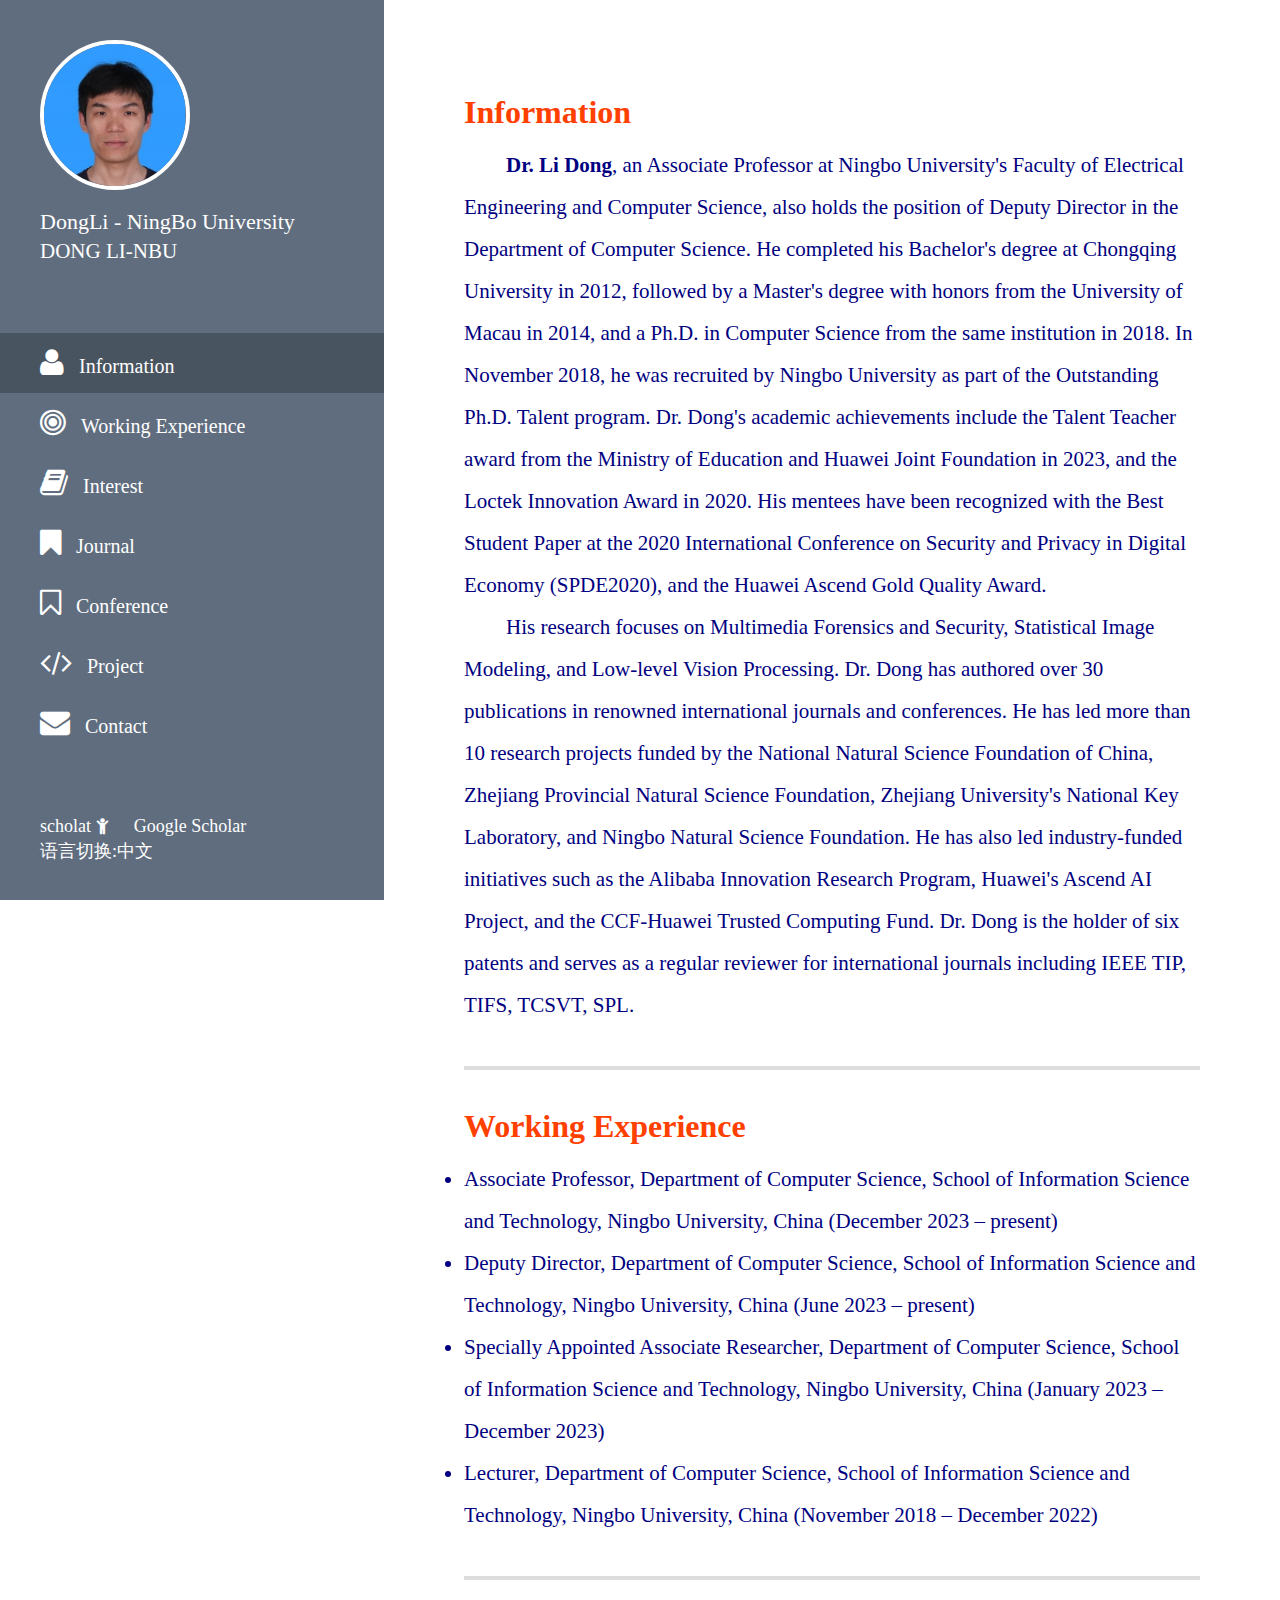
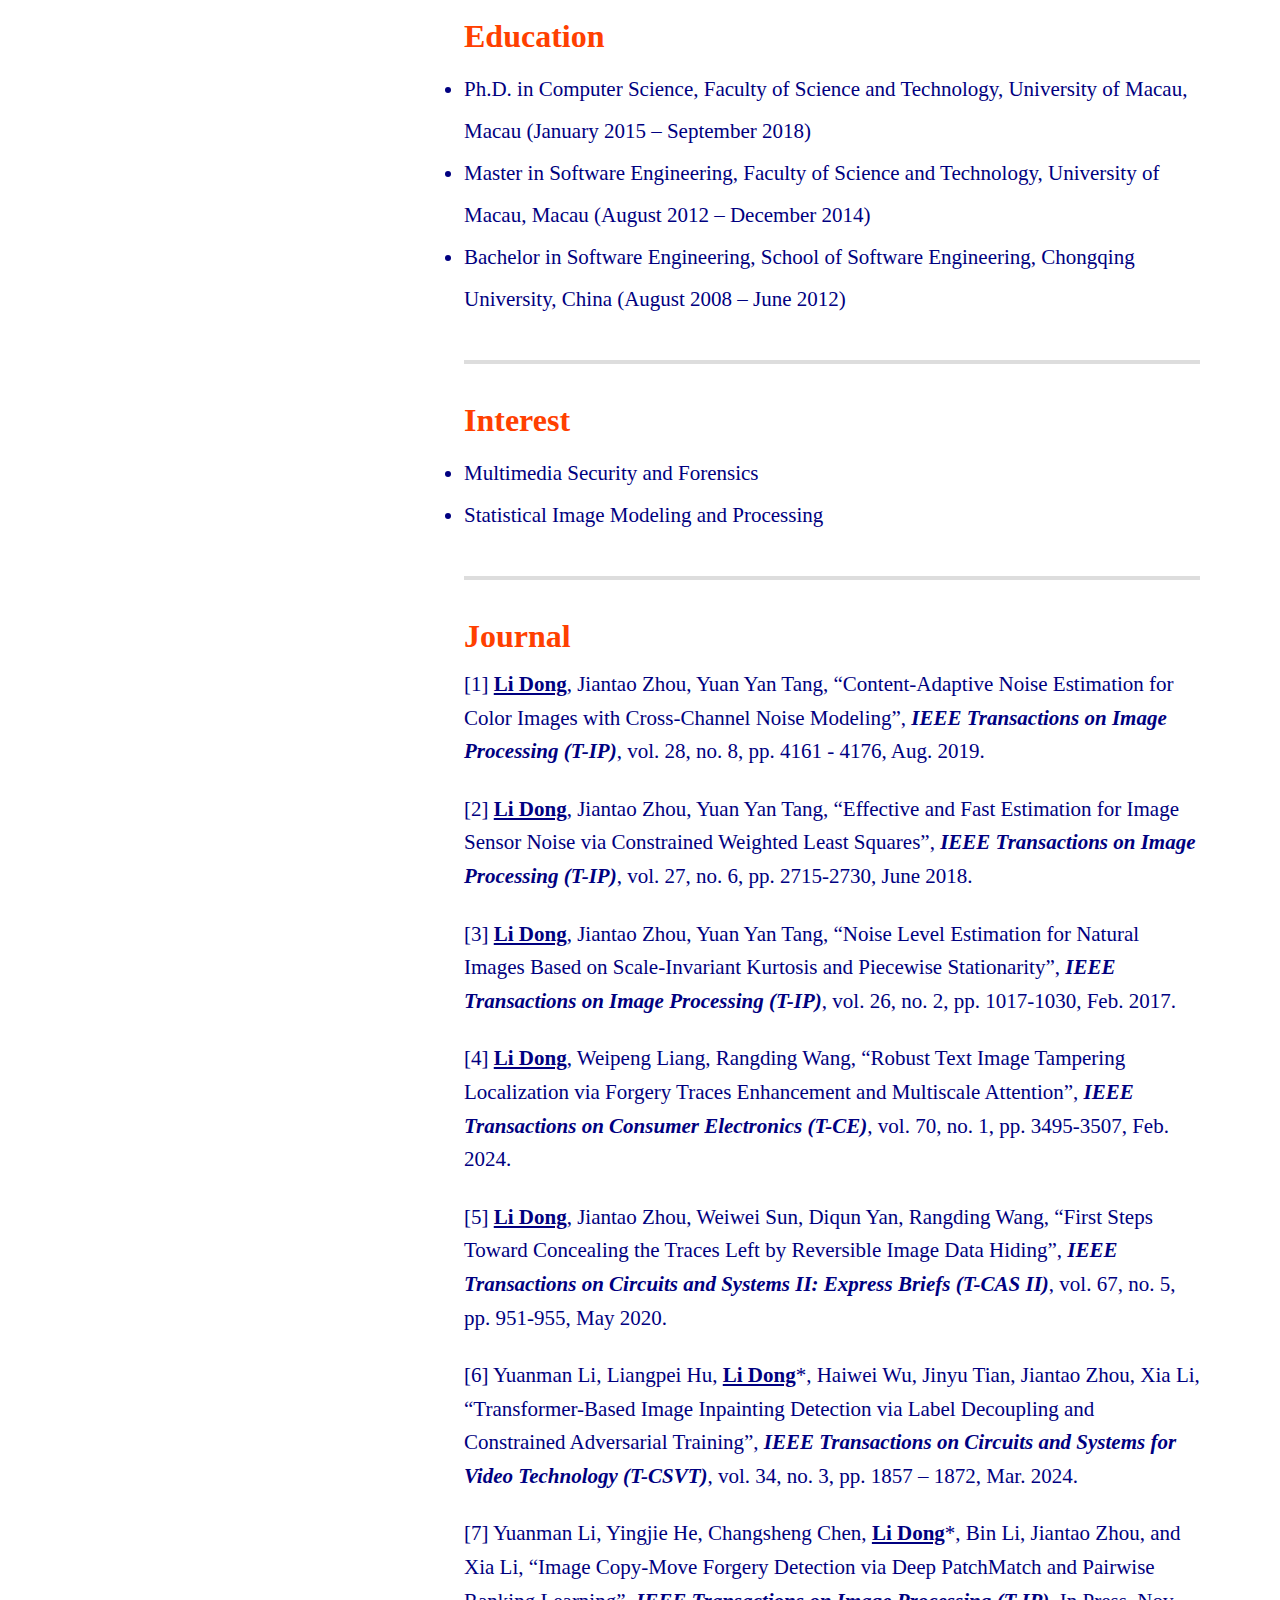
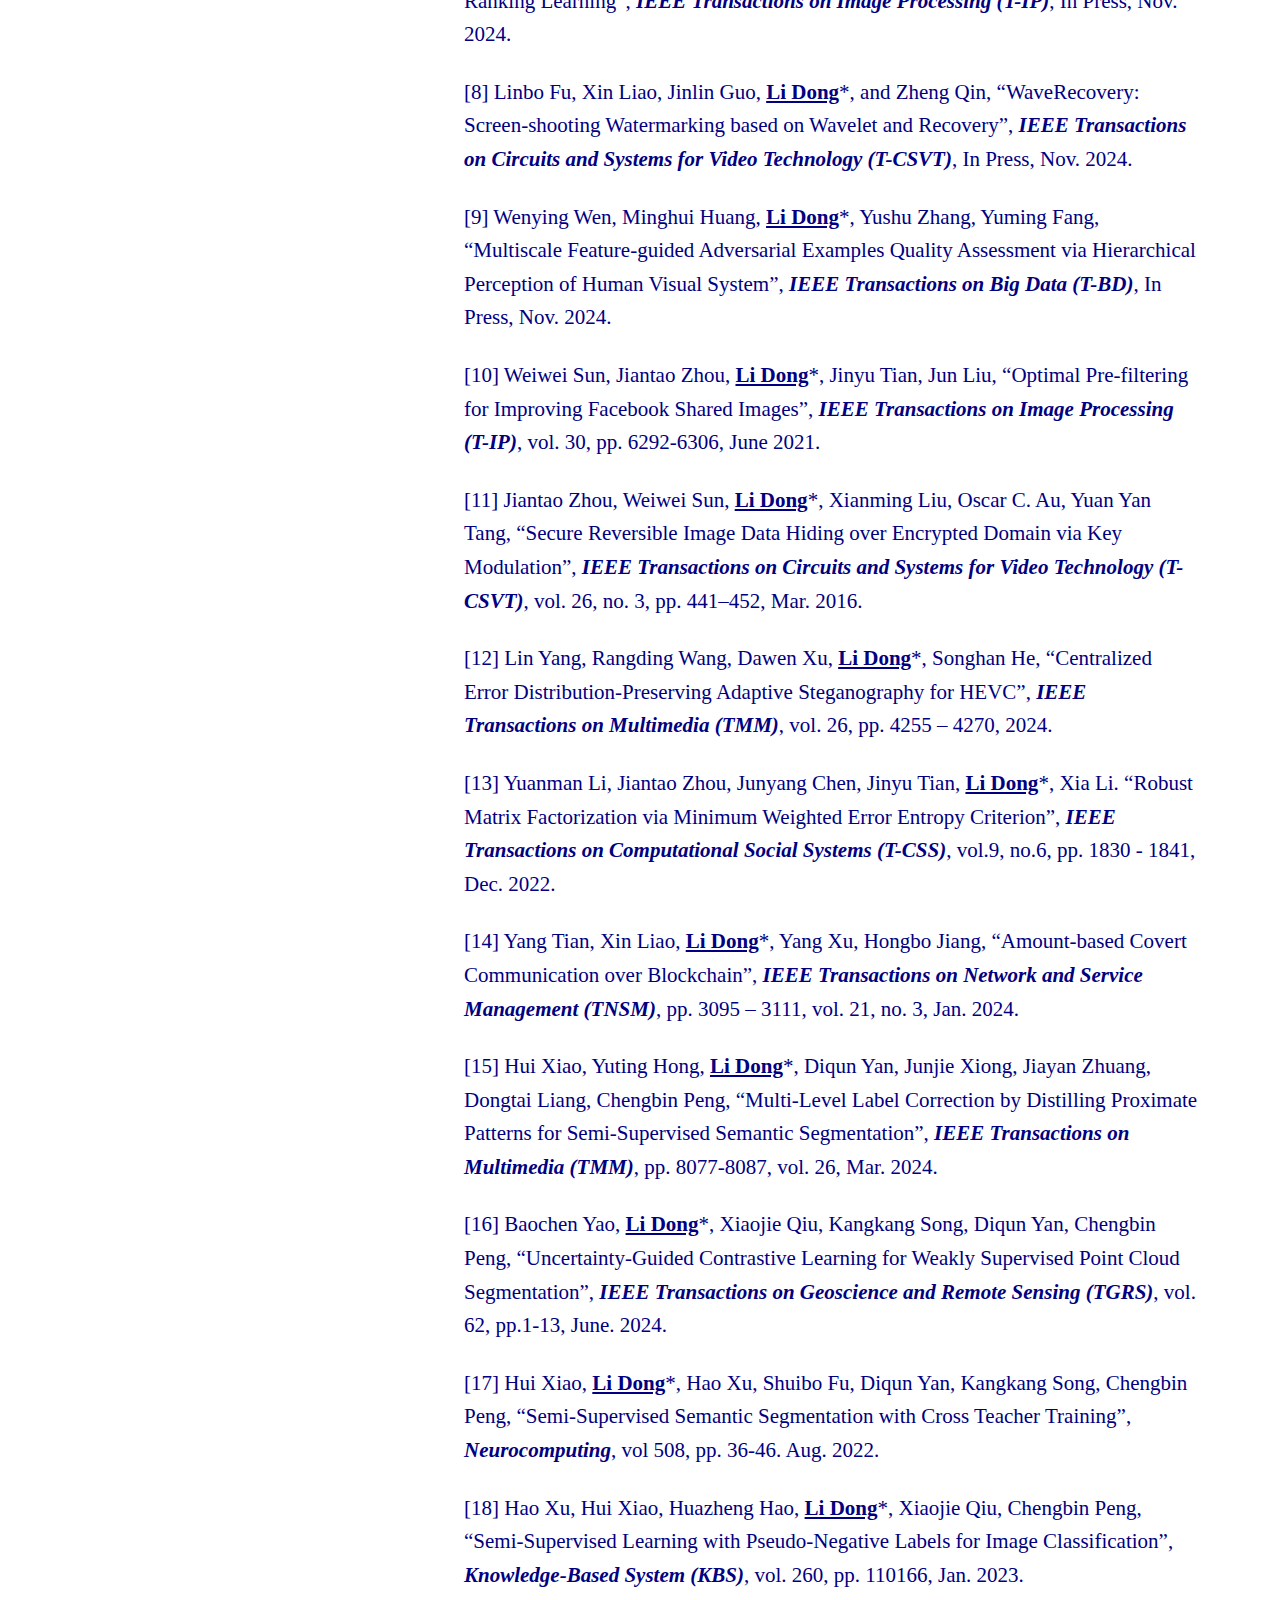
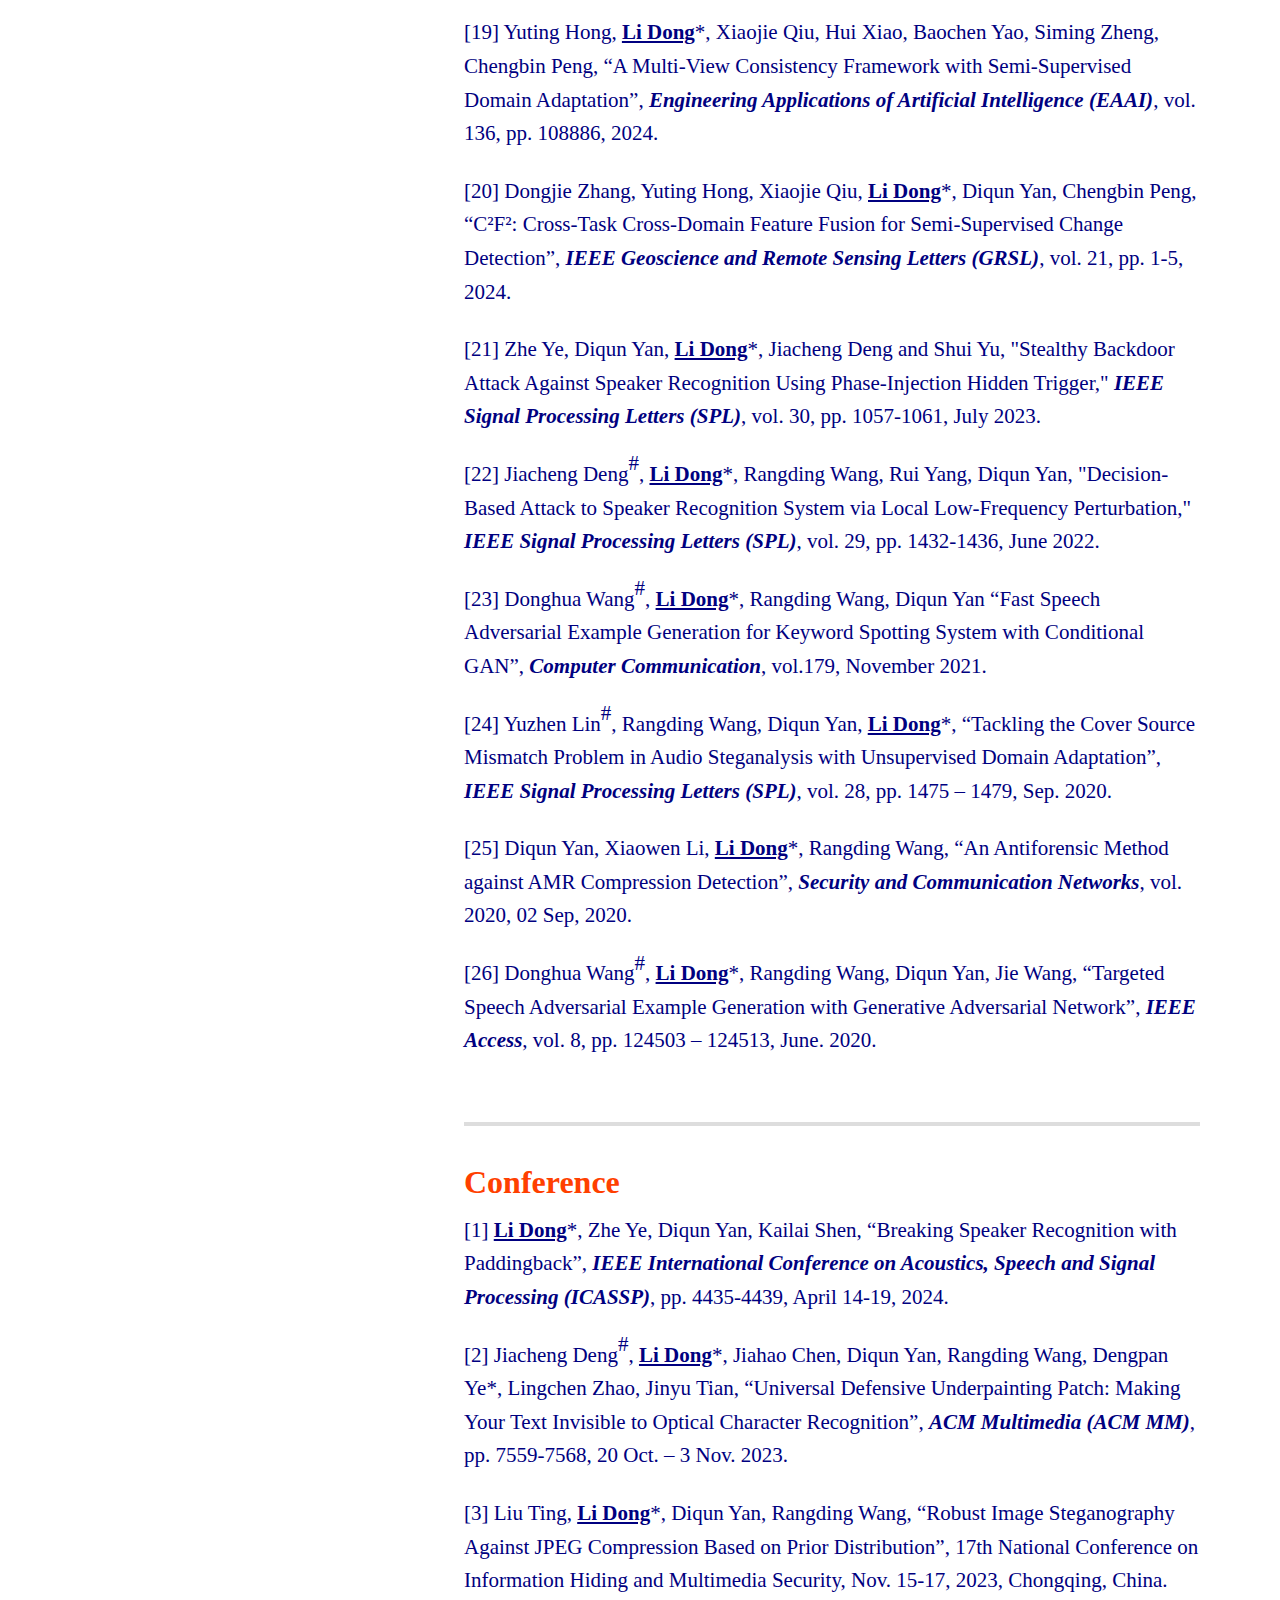
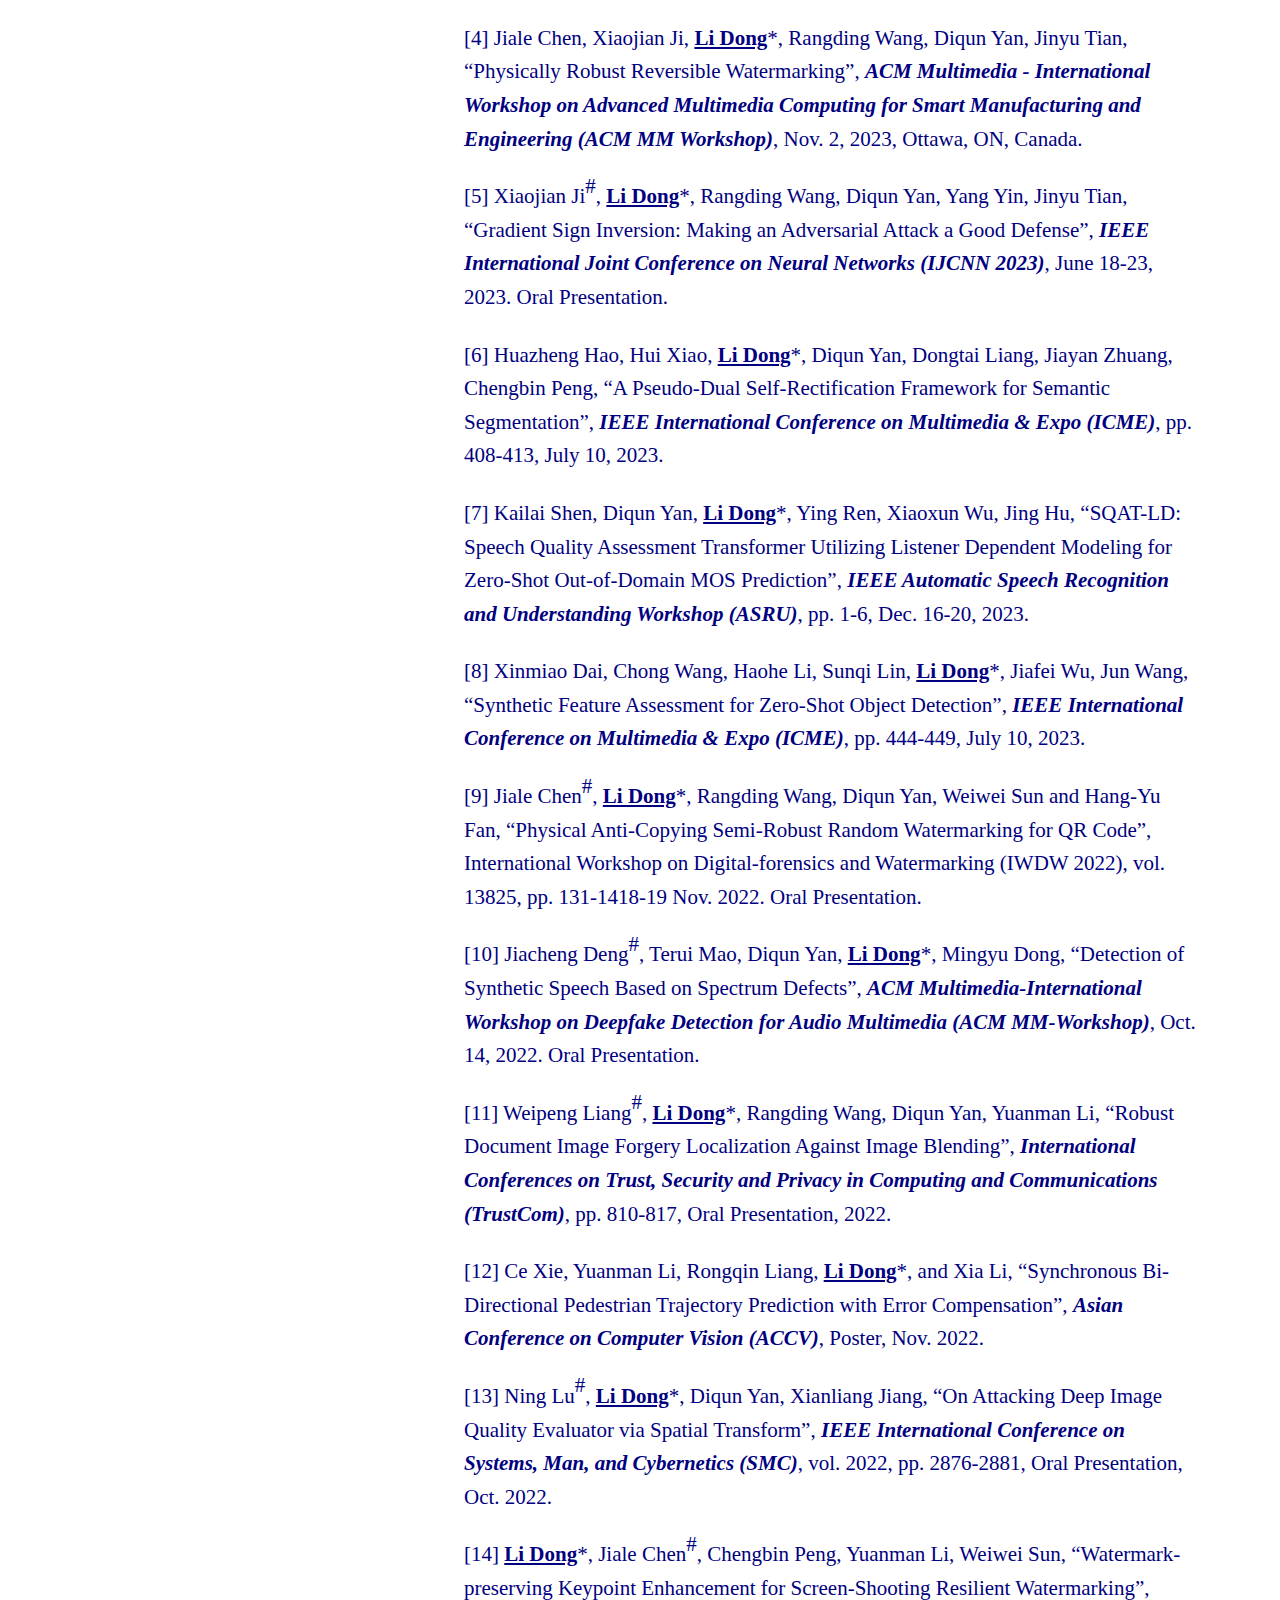
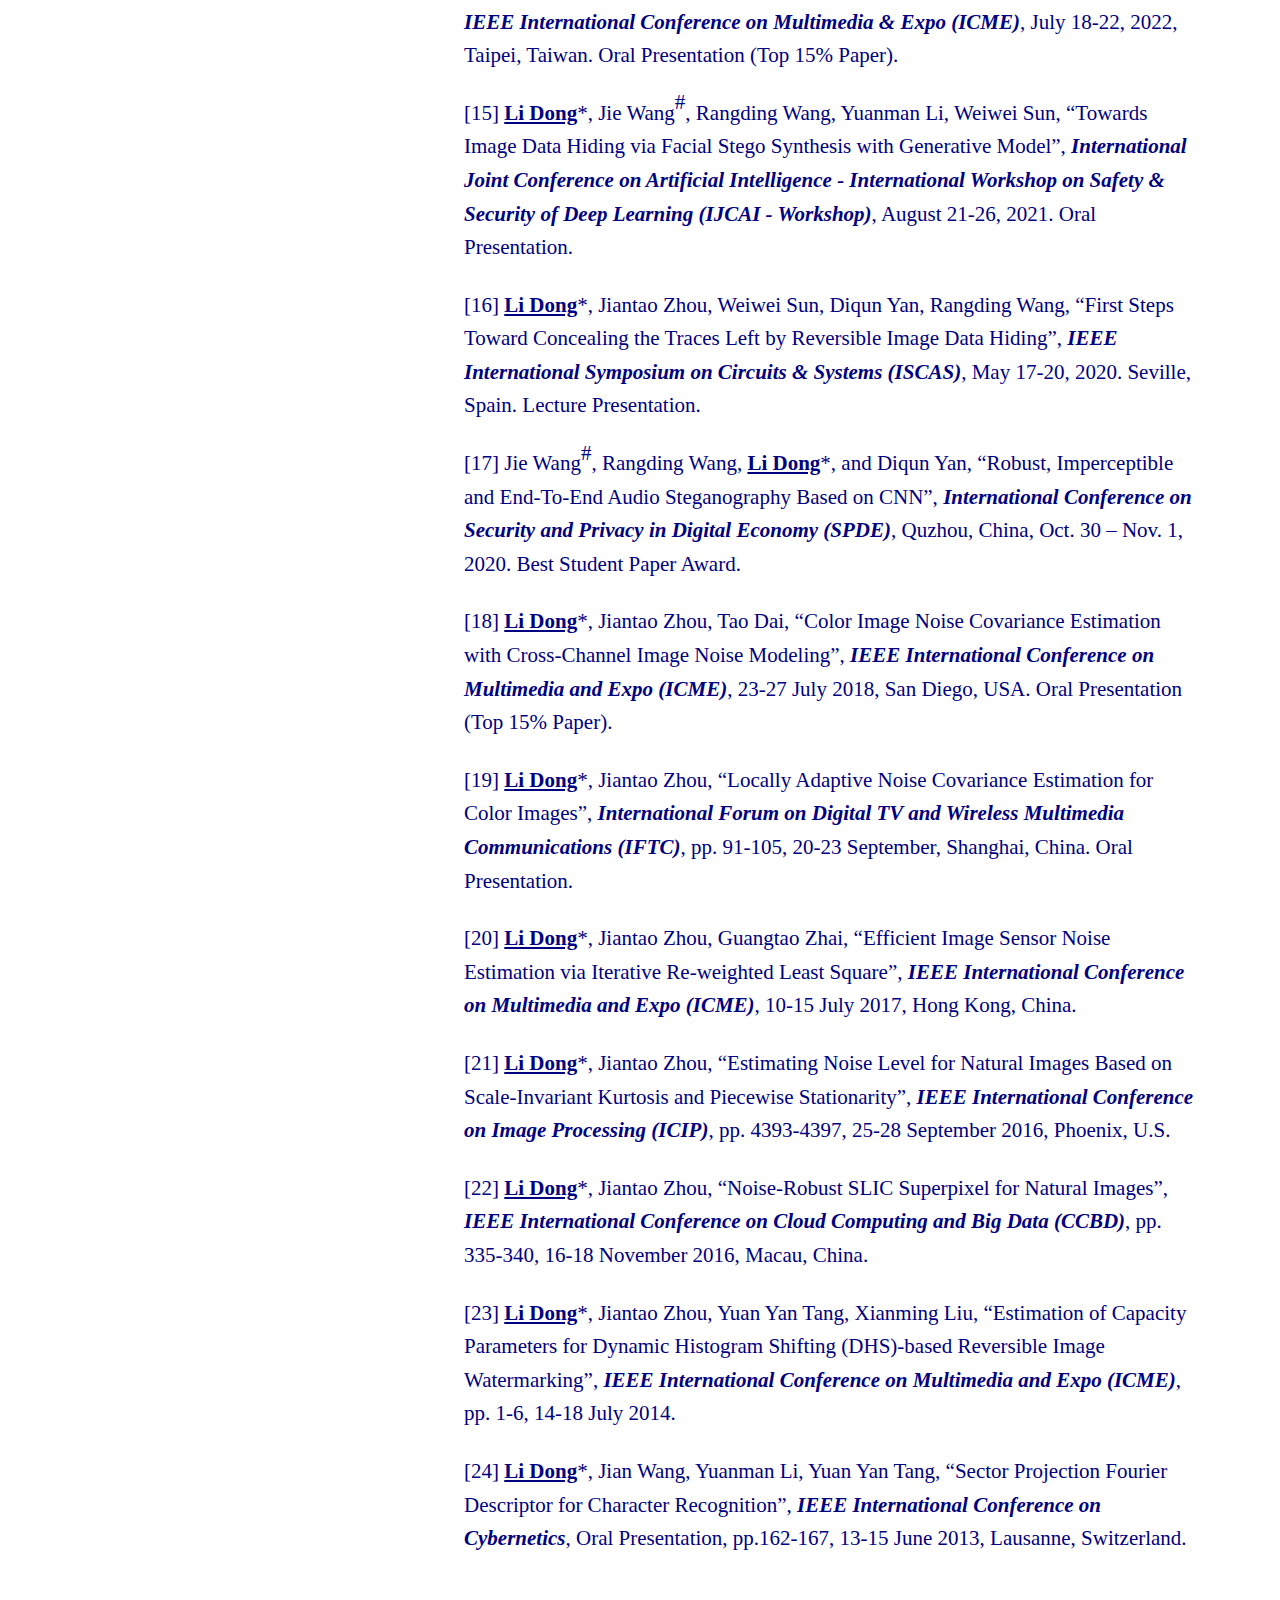
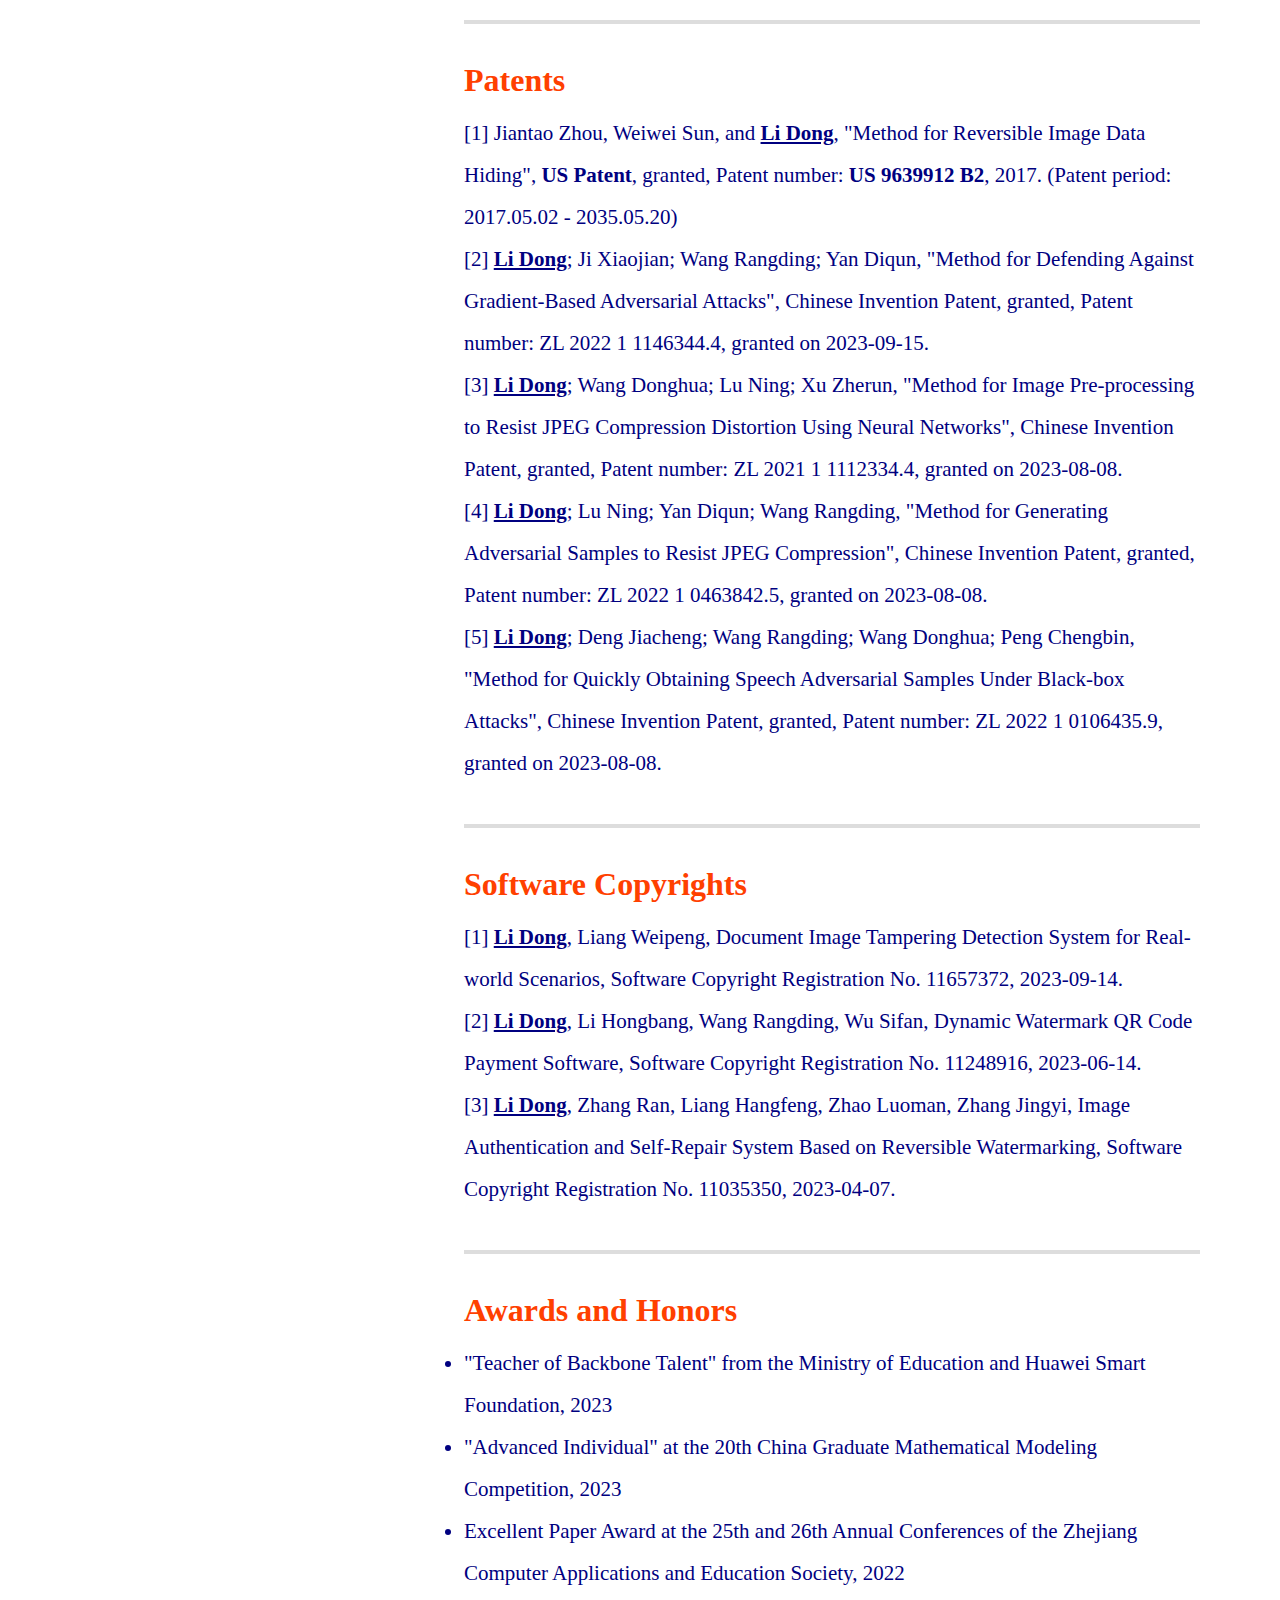
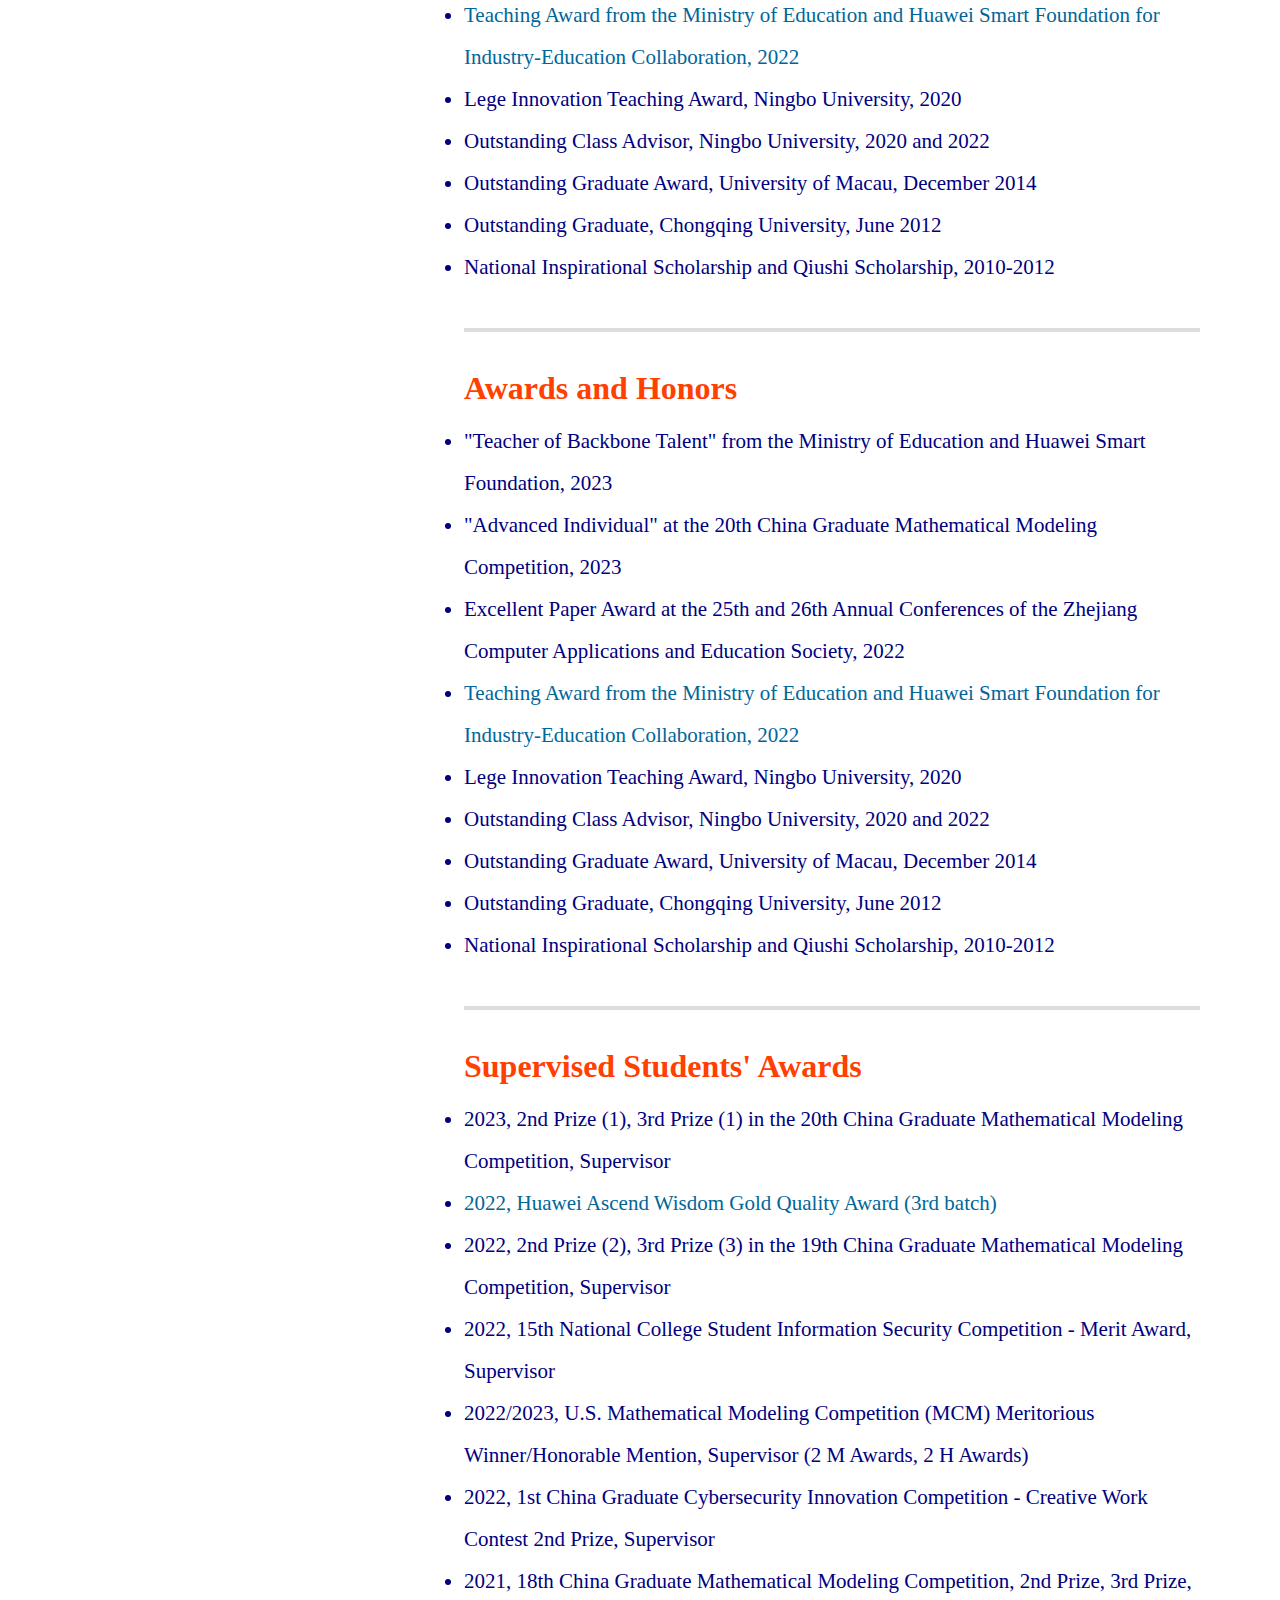
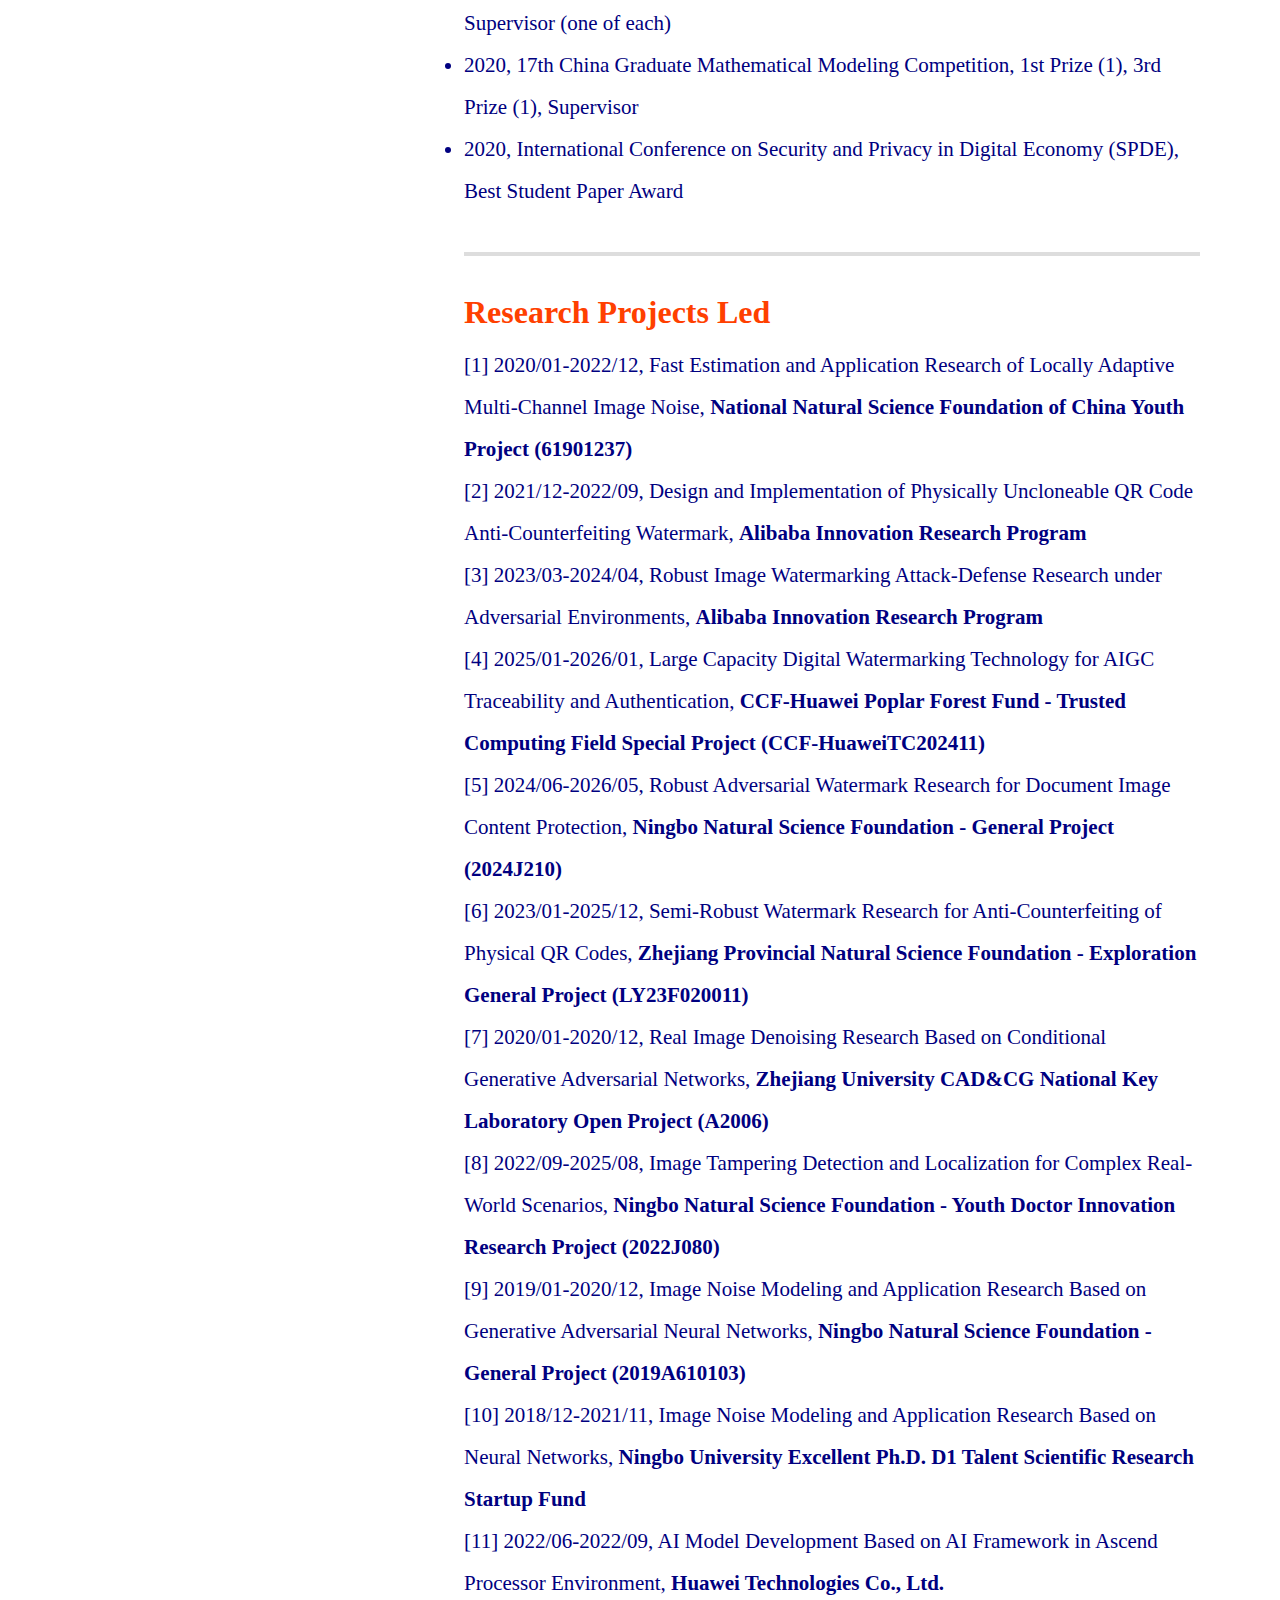
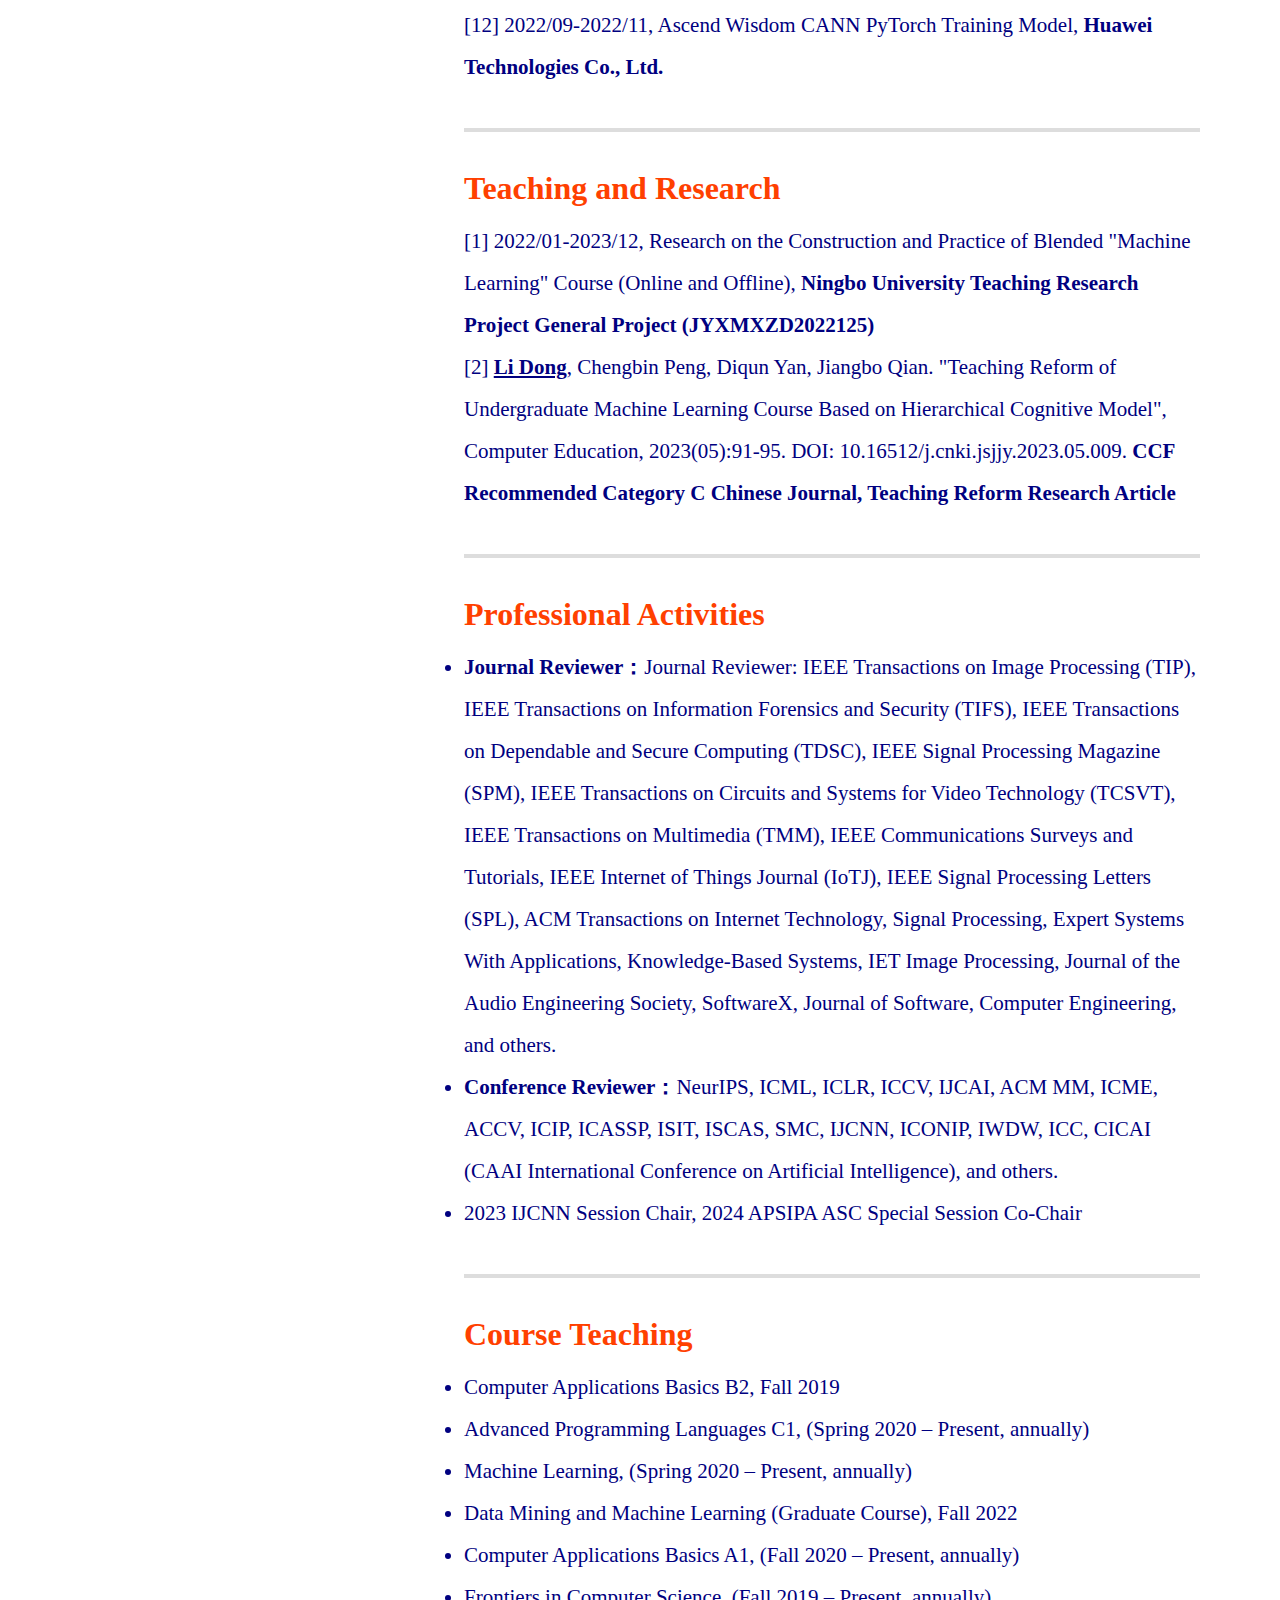
<file: index.html>
<!DOCTYPE html>
<!--[if lt IE 7]>      <html class="no-js lt-ie9 lt-ie8 lt-ie7"> <![endif]-->
<!--[if IE 7]>         <html class="no-js lt-ie9 lt-ie8"> <![endif]-->
<!--[if IE 8]>         <html class="no-js lt-ie9"> <![endif]-->
<!--[if gt IE 8]><!--> <html class="no-js"> <!--<![endif]-->
    <head>
        <meta charset="utf-8">
        <meta http-equiv="X-UA-Compatible" content="IE=edge">
        <title>DongLi - NingBo University</title>
        <meta name="description" content="">
        <!-- 
    	Volton Template
    	http://www.templatemo.com/tm-441-volton
        -->
        <meta name="viewport" content="width=device-width, initial-scale=1">
        
        <link rel="stylesheet" href="css/normalize.css">
        <link rel="stylesheet" href="css/font-awesome.css">
        <link rel="stylesheet" href="css/bootstrap.min.css">
        <link rel="stylesheet" href="css/templatemo-style.css">
        <script src="js/vendor/modernizr-2.6.2.min.js"></script>
		<style type="text/css">
			strong{
				color:#181717;
				font-weight:normal;
			}
			hhs{
			color:#ff4000;
			font-weight: bold;
			}
			li {
				font-family: "Times New Roman", serif;
			}

			@font-face {
				font-family: 'CustomFont';
				src: url('fonts/songti.woff2') format('woff2'),
					url('fonts/songti.woff') format('woff');
			}

			li:lang(zh) {
				font-family: 'CustomFont', sans-serif;
			}

			.hanging-indent {

			}

	
		</style>
    </head>


    <body>
        <!--[if lt IE 7]>
            <p class="browsehappy">You are using an <b>outdated</b> browser. Please <a href="http://browsehappy.com/">upgrade your browser</a> to improve your experience.</p>
        <![endif]-->
    
        <div class="responsive-header visible-xs visible-sm">
            <div class="container">
                <div class="row">
                    <div class="col-md-12">
                        <div class="top-section">
                            <div class="profile-image">
								<img src="img/avator.png" alt="avator">
                            </div>
                            <div class="profile-content">
                                <h3 class="profile-title">DongLi - NingBo University</h3>
                                <p class="profile-description">DONG LI-NBU</p>
                            </div>
                        </div>
                    </div>
                </div>
                <a href="#" class="toggle-menu"><i class="fa fa-bars"></i></a>
                <div class="main-navigation responsive-menu">
                    <ul class="navigation">
						<li><a href="#Information"><i class="fa fa-user"></i>Information</a></li>
						<li><a href="#worklife"><i class="fa fa-book"></i>Working Experience</a></li>
						<li><a href="#education"><i class="fa fa-book"></i>Education</a></li>
						<li><a href="#interest"><i class="fa fa-book"></i>Interest</a></li>
						<li><a href="#jourpaper"><i class="fa fa-bookmark"></i>Journal</a></li>
						<li><a href="#conferpaper"><i class="fa fa-bookmark-o"></i>Conference</a></li>
						<li><a href="#project"><i class="fa fa-code"></i>Project</a></li>
						<li><a href="#contact"><i class="fa fa-envelope"></i>Contact</a></li>
                    </ul>
                </div>
            </div>
        </div>

        <!-- SIDEBAR -->
        <div class="sidebar-menu hidden-xs hidden-sm">
            <div class="top-section">
                <div class="profile-image">
                    <img src="img/avator.png" alt="avator">
                </div>
                <h3 class="profile-title">DongLi - NingBo University</h3>
                <p class="profile-description">DONG LI-NBU</p>
            </div> <!-- top-section -->

            <div class="main-navigation">
                <ul class="navigation">
                    <li><a href="#Information"><i class="fa fa-user"></i>Information</a></li>
                    <li><a href="#worklife"><i class="fa fa-bullseye"></i>Working Experience</a></li>
                    <li><a href="#interest"><i class="fa fa-book"></i>Interest</a></li>
					<li><a href="#jourpaper"><i class="fa fa-bookmark"></i>Journal</a></li>
					<li><a href="#conferpaper"><i class="fa fa-bookmark-o"></i>Conference</a></li>
					<li><a href="#project"><i class="fa fa-code"></i>Project</a></li>
                    <li><a href="#contact"><i class="fa fa-envelope"></i>Contact</a></li>
                </ul>
            </div> 
            <div class="social-icons">
                <ul>
                    <li><a href="https://www.scholat.com/dongl">scholat <i class="fa fa-child"></i></a></li>
                    <li><a href="https://scholar.google.com/citations?user=H87c_GAAAAAJ">Google Scholar </a></li>
                    <li><a href="index_cn.html">语言切换:中文</a></li>
                    
                    
                </ul>
            </div> <!-- .social-icons -->
        </div> <!-- .sidebar-menu -->
        
        <!-- MAIN CONTENT -->
        <div class="main-content">
            <div class="fluid-container">
                <div class="content-wrapper">
                    <div class="page-section">
                    <div class="row">
                        <div class="col-md-12">
                            <!--Information-->
							<p style='line-height:2' id="Information"><font size="6"><hhs>Information</hhs></font></p>
							
							<ol>
                            <li style="line-height:2.0; text-indent: 2em;">
                                <b>Dr. Li Dong</b>, an Associate Professor at Ningbo University's Faculty of Electrical Engineering and Computer Science, also holds the position of Deputy Director in the Department of Computer Science. He completed his Bachelor's degree at Chongqing University in 2012, followed by a Master's degree with honors from the University of Macau in 2014, and a Ph.D. in Computer Science from the same institution in 2018. In November 2018, he was recruited by Ningbo University as part of the Outstanding Ph.D. Talent program. Dr. Dong's academic achievements include the Talent Teacher award from the Ministry of Education and Huawei Joint Foundation in 2023, and the Loctek Innovation Award in 2020. His mentees have been recognized with the Best Student Paper at the 2020 International Conference on Security and Privacy in Digital Economy (SPDE2020), and the Huawei Ascend Gold Quality Award.
                                <br>
                                <li style="line-height:2.0; text-indent: 2em;">
                                His research focuses on Multimedia Forensics and Security, Statistical Image Modeling, and Low-level Vision Processing. Dr. Dong has authored over 30 publications in renowned international journals and conferences. He has led more than 10 research projects funded by the National Natural Science Foundation of China, Zhejiang Provincial Natural Science Foundation, Zhejiang University's National Key Laboratory, and Ningbo Natural Science Foundation. He has also led industry-funded initiatives such as the Alibaba Innovation Research Program, Huawei's Ascend AI Project, and the CCF-Huawei Trusted Computing Fund. Dr. Dong is the holder of six patents and serves as a regular reviewer for international journals including IEEE TIP, TIFS, TCSVT, SPL.
                            </li>
                        </ol>
                            <hr>
							<br>


                            <!--Working Experience-->
							<p style='line-height:2' id="worklife"><font size="6"><hhs>Working Experience</hhs></font></p>		
							
							<li style='line-height:2'>Associate Professor, Department of Computer Science, School of Information Science and Technology, Ningbo University, China (December 2023 – present)</li>
							<li style='line-height:2'>Deputy Director, Department of Computer Science, School of Information Science and Technology, Ningbo University, China (June 2023 – present)</li>
							<li style='line-height:2'>Specially Appointed Associate Researcher, Department of Computer Science, School of Information Science and Technology, Ningbo University, China (January 2023 – December 2023)</li>
							<li style='line-height:2'>Lecturer, Department of Computer Science, School of Information Science and Technology, Ningbo University, China (November 2018 – December 2022)</li>
							<hr>
							<br>



							<p style='line-height:2' id="education"><font size="6"><hhs>Education</hhs></font></p>		
							<!--Education-->
							<li style='line-height:2'>Ph.D. in Computer Science, Faculty of Science and Technology, University of Macau, Macau (January 2015 – September 2018)</li>
							<li style='line-height:2'>Master in Software Engineering, Faculty of Science and Technology, University of Macau, Macau (August 2012 – December 2014)</li>
							<li style='line-height:2'>Bachelor in Software Engineering, School of Software Engineering, Chongqing University, China (August 2008 – June 2012)</li>
							<hr>
							<br>
							<p style='line-height:2'  id="interest"><font size="6"><hhs>Interest</hhs></font></p>		
							<!--Interest-->
							<li style='line-height:2'>Multimedia Security and Forensics</li>
							<li style='line-height:2'>Statistical Image Modeling and Processing</li>
							<hr>
							<br>
							<p style='line-height:2' id="jourpaper"><font size="6"><hhs>Journal</hhs></font></p>		
                            <!--Journal-->
                            <ol>
                                <li style='line-height:1.6'  class="hanging-indent">[1] <b><u>Li Dong</u></b>, Jiantao Zhou, Yuan Yan Tang, “Content-Adaptive Noise Estimation for Color Images with Cross-Channel Noise Modeling”, <b><i>IEEE Transactions on Image Processing (T-IP)</i></b>, vol. 28, no. 8, pp. 4161 - 4176, Aug. 2019.</li><br>
                                <li style='line-height:1.6'  class="hanging-indent">[2] <b><u>Li Dong</u></b>, Jiantao Zhou, Yuan Yan Tang, “Effective and Fast Estimation for Image Sensor Noise via Constrained Weighted Least Squares”, <b><i>IEEE Transactions on Image Processing (T-IP)</i></b>, vol. 27, no. 6, pp. 2715-2730, June 2018.</li><br>
                                <li style='line-height:1.6'  class="hanging-indent">[3] <b><u>Li Dong</u></b>, Jiantao Zhou, Yuan Yan Tang, “Noise Level Estimation for Natural Images Based on Scale-Invariant Kurtosis and Piecewise Stationarity”, <b><i>IEEE Transactions on Image Processing (T-IP)</i></b>, vol. 26, no. 2, pp. 1017-1030, Feb. 2017.</li><br>
                                <li style='line-height:1.6'  class="hanging-indent">[4] <b><u>Li Dong</u></b>, Weipeng Liang, Rangding Wang, “Robust Text Image Tampering Localization via Forgery Traces Enhancement and Multiscale Attention”, <b><i>IEEE Transactions on Consumer Electronics (T-CE)</i></b>, vol. 70, no. 1, pp. 3495-3507, Feb. 2024.</li><br>
                                <li style='line-height:1.6'  class="hanging-indent">[5] <b><u>Li Dong</u></b>, Jiantao Zhou, Weiwei Sun, Diqun Yan, Rangding Wang, “First Steps Toward Concealing the Traces Left by Reversible Image Data Hiding”, <b><i>IEEE Transactions on Circuits and Systems II: Express Briefs (T-CAS II)</i></b>, vol. 67, no. 5, pp. 951-955, May 2020.</li><br>
                                <li style='line-height:1.6'  class="hanging-indent">[6] Yuanman Li, Liangpei Hu, <b><u>Li Dong</u></b>*, Haiwei Wu, Jinyu Tian, Jiantao Zhou, Xia Li, “Transformer-Based Image Inpainting Detection via Label Decoupling and Constrained Adversarial Training”, <b><i>IEEE Transactions on Circuits and Systems for Video Technology (T-CSVT)</i></b>, vol. 34, no. 3, pp. 1857 – 1872, Mar. 2024.</li><br>
                                <li style='line-height:1.6'  class="hanging-indent">[7] Yuanman Li, Yingjie He, Changsheng Chen, <b><u>Li Dong</u></b>*, Bin Li, Jiantao Zhou, and Xia Li, “Image Copy-Move Forgery Detection via Deep PatchMatch and Pairwise Ranking Learning”, <b><i>IEEE Transactions on Image Processing (T-IP)</i></b>, In Press, Nov. 2024.</li><br>
                                <li style='line-height:1.6'  class="hanging-indent">[8] Linbo Fu, Xin Liao, Jinlin Guo, <b><u>Li Dong</u></b>*, and Zheng Qin, “WaveRecovery: Screen-shooting Watermarking based on Wavelet and Recovery”, <b><i>IEEE Transactions on Circuits and Systems for Video Technology (T-CSVT)</i></b>, In Press, Nov. 2024.</li><br>
                                <li style='line-height:1.6'  class="hanging-indent">[9] Wenying Wen, Minghui Huang, <b><u>Li Dong</u></b>*, Yushu Zhang, Yuming Fang, “Multiscale Feature-guided Adversarial Examples Quality Assessment via Hierarchical Perception of Human Visual System”, <b><i>IEEE Transactions on Big Data (T-BD)</i></b>, In Press, Nov. 2024.</li><br>
                                <li style='line-height:1.6'  class="hanging-indent">[10] Weiwei Sun, Jiantao Zhou, <b><u>Li Dong</u></b>*, Jinyu Tian, Jun Liu, “Optimal Pre-filtering for Improving Facebook Shared Images”, <b><i>IEEE Transactions on Image Processing (T-IP)</i></b>, vol. 30, pp. 6292-6306, June 2021.</li><br>
                                <li style='line-height:1.6'  class="hanging-indent">[11] Jiantao Zhou, Weiwei Sun, <b><u>Li Dong</u></b>*, Xianming Liu, Oscar C. Au, Yuan Yan Tang, “Secure Reversible Image Data Hiding over Encrypted Domain via Key Modulation”, <b><i>IEEE Transactions on Circuits and Systems for Video Technology (T-CSVT)</i></b>, vol. 26, no. 3, pp. 441–452, Mar. 2016.</li><br>
                                <li style='line-height:1.6'  class="hanging-indent">[12] Lin Yang, Rangding Wang, Dawen Xu, <b><u>Li Dong</u></b>*, Songhan He, “Centralized Error Distribution-Preserving Adaptive Steganography for HEVC”, <b><i>IEEE Transactions on Multimedia (TMM)</i></b>, vol. 26, pp. 4255 – 4270, 2024.</li><br>
                                <li style='line-height:1.6'  class="hanging-indent">[13] Yuanman Li, Jiantao Zhou, Junyang Chen, Jinyu Tian, <b><u>Li Dong</u></b>*, Xia Li. “Robust Matrix Factorization via Minimum Weighted Error Entropy Criterion”, <b><i>IEEE Transactions on Computational Social Systems (T-CSS)</i></b>, vol.9, no.6, pp. 1830 - 1841, Dec. 2022.</li><br>
                                <li style='line-height:1.6'  class="hanging-indent">[14] Yang Tian, Xin Liao, <b><u>Li Dong</u></b>*, Yang Xu, Hongbo Jiang, “Amount-based Covert Communication over Blockchain”, <b><i>IEEE Transactions on Network and Service Management (TNSM)</i></b>, pp. 3095 – 3111, vol. 21, no. 3, Jan. 2024.</li><br>
                                <li style='line-height:1.6'  class="hanging-indent">[15] Hui Xiao, Yuting Hong, <b><u>Li Dong</u></b>*, Diqun Yan, Junjie Xiong, Jiayan Zhuang, Dongtai Liang, Chengbin Peng, “Multi-Level Label Correction by Distilling Proximate Patterns for Semi-Supervised Semantic Segmentation”, <b><i>IEEE Transactions on Multimedia (TMM)</i></b>, pp. 8077-8087, vol. 26, Mar. 2024.</li><br>
                                <li style='line-height:1.6'  class="hanging-indent">[16] Baochen Yao, <b><u>Li Dong</u></b>*, Xiaojie Qiu, Kangkang Song, Diqun Yan, Chengbin Peng, “Uncertainty-Guided Contrastive Learning for Weakly Supervised Point Cloud Segmentation”, <b><i>IEEE Transactions on Geoscience and Remote Sensing (TGRS)</i></b>, vol. 62, pp.1-13, June. 2024.</li><br>
                                <li style='line-height:1.6'  class="hanging-indent">[17] Hui Xiao, <b><u>Li Dong</u></b>*, Hao Xu, Shuibo Fu, Diqun Yan, Kangkang Song, Chengbin Peng, “Semi-Supervised Semantic Segmentation with Cross Teacher Training”, <b><i>Neurocomputing</i></b>, vol 508, pp. 36-46. Aug. 2022.</li><br>
                                <li style='line-height:1.6'  class="hanging-indent">[18] Hao Xu, Hui Xiao, Huazheng Hao, <b><u>Li Dong</u></b>*, Xiaojie Qiu, Chengbin Peng, “Semi-Supervised Learning with Pseudo-Negative Labels for Image Classification”, <b><i>Knowledge-Based System (KBS)</i></b>, vol. 260, pp. 110166, Jan. 2023.</li><br>
                                <li style='line-height:1.6'  class="hanging-indent">[19] Yuting Hong, <b><u>Li Dong</u></b>*, Xiaojie Qiu, Hui Xiao, Baochen Yao, Siming Zheng, Chengbin Peng, “A Multi-View Consistency Framework with Semi-Supervised Domain Adaptation”, <b><i>Engineering Applications of Artificial Intelligence (EAAI)</i></b>, vol. 136, pp. 108886, 2024.</li><br>
                                <li style='line-height:1.6'  class="hanging-indent">[20] Dongjie Zhang, Yuting Hong, Xiaojie Qiu, <b><u>Li Dong</u></b>*, Diqun Yan, Chengbin Peng, “C²F²: Cross-Task Cross-Domain Feature Fusion for Semi-Supervised Change Detection”, <b><i>IEEE Geoscience and Remote Sensing Letters (GRSL)</i></b>, vol. 21, pp. 1-5, 2024.</li><br>
                                <li style='line-height:1.6'  class="hanging-indent">[21] Zhe Ye, Diqun Yan, <b><u>Li Dong</u></b>*, Jiacheng Deng and Shui Yu, "Stealthy Backdoor Attack Against Speaker Recognition Using Phase-Injection Hidden Trigger," <b><i>IEEE Signal Processing Letters (SPL)</i></b>, vol. 30, pp. 1057-1061, July 2023.</li><br>
                                <li style='line-height:1.6'  class="hanging-indent">[22] Jiacheng Deng<sup>#</sup>, <b><u>Li Dong</u></b>*, Rangding Wang, Rui Yang, Diqun Yan, "Decision-Based Attack to Speaker Recognition System via Local Low-Frequency Perturbation," <b><i>IEEE Signal Processing Letters (SPL)</i></b>, vol. 29, pp. 1432-1436, June 2022.</li><br>
                                <li style='line-height:1.6'  class="hanging-indent">[23] Donghua Wang<sup>#</sup>, <b><u>Li Dong</u></b>*, Rangding Wang, Diqun Yan “Fast Speech Adversarial Example Generation for Keyword Spotting System with Conditional GAN”, <b><i>Computer Communication</i></b>, vol.179, November 2021.</li><br>
                                <li style='line-height:1.6'  class="hanging-indent">[24] Yuzhen Lin<sup>#</sup>, Rangding Wang, Diqun Yan, <b><u>Li Dong</u></b>*, “Tackling the Cover Source Mismatch Problem in Audio Steganalysis with Unsupervised Domain Adaptation”, <b><i>IEEE Signal Processing Letters (SPL)</i></b>, vol. 28, pp. 1475 – 1479, Sep. 2020.</li><br>
                                <li style='line-height:1.6'  class="hanging-indent">[25] Diqun Yan, Xiaowen Li, <b><u>Li Dong</u></b>*, Rangding Wang, “An Antiforensic Method against AMR Compression Detection”, <b><i>Security and Communication Networks</i></b>, vol. 2020, 02 Sep, 2020.</li><br>
                                <li style='line-height:1.6'  class="hanging-indent">[26] Donghua Wang<sup>#</sup>, <b><u>Li Dong</u></b>*, Rangding Wang, Diqun Yan, Jie Wang, “Targeted Speech Adversarial Example Generation with Generative Adversarial Network”, <b><i>IEEE Access</i></b>, vol. 8, pp. 124503 – 124513, June. 2020.</li><br>
                            </ol>

							<hr>
							<br>
							<p style='line-height:2' id="confpaper"><font size="6"><hhs>Conference</hhs></font></p>
                            <!--Conference-->
                            <ol>
                                <li style='line-height:1.6'  class="hanging-indent">[1] <b><u>Li Dong</u></b>*, Zhe Ye, Diqun Yan, Kailai Shen, “Breaking Speaker Recognition with Paddingback”, <b><i>IEEE International Conference on Acoustics, Speech and Signal Processing (ICASSP)</i></b>, pp. 4435-4439, April 14-19, 2024.</li><br>
                                <li style='line-height:1.6'  class="hanging-indent">[2] Jiacheng Deng<sup>#</sup>, <b><u>Li Dong</u></b>*, Jiahao Chen, Diqun Yan, Rangding Wang, Dengpan Ye*, Lingchen Zhao, Jinyu Tian, “Universal Defensive Underpainting Patch: Making Your Text Invisible to Optical Character Recognition”, <b><i>ACM Multimedia (ACM MM)</i></b>, pp. 7559-7568, 20 Oct. – 3 Nov. 2023.</li><br>
                                <li style='line-height:1.6'  class="hanging-indent">[3] Liu Ting, <b><u>Li Dong</u></b>*, Diqun Yan, Rangding Wang, “Robust Image Steganography Against JPEG Compression Based on Prior Distribution”, 17th National Conference on Information Hiding and Multimedia Security, Nov. 15-17, 2023, Chongqing, China.</li><br>
                                <li style='line-height:1.6'  class="hanging-indent">[4] Jiale Chen, Xiaojian Ji, <b><u>Li Dong</u></b>*, Rangding Wang, Diqun Yan, Jinyu Tian, “Physically Robust Reversible Watermarking”, <b><i>ACM Multimedia - International Workshop on Advanced Multimedia Computing for Smart Manufacturing and Engineering (ACM MM Workshop)</i></b>, Nov. 2, 2023, Ottawa, ON, Canada.</li><br>
                                <li style='line-height:1.6'  class="hanging-indent">[5] Xiaojian Ji<sup>#</sup>, <b><u>Li Dong</u></b>*, Rangding Wang, Diqun Yan, Yang Yin, Jinyu Tian, “Gradient Sign Inversion: Making an Adversarial Attack a Good Defense”, <b><i>IEEE International Joint Conference on Neural Networks (IJCNN 2023)</i></b>, June 18-23, 2023. Oral Presentation.</li><br>
                                <li style='line-height:1.6'  class="hanging-indent">[6] Huazheng Hao, Hui Xiao, <b><u>Li Dong</u></b>*, Diqun Yan, Dongtai Liang, Jiayan Zhuang, Chengbin Peng, “A Pseudo-Dual Self-Rectification Framework for Semantic Segmentation”, <b><i>IEEE International Conference on Multimedia & Expo (ICME)</i></b>, pp. 408-413, July 10, 2023.</li><br>
                                <li style='line-height:1.6'  class="hanging-indent">[7] Kailai Shen, Diqun Yan, <b><u>Li Dong</u></b>*, Ying Ren, Xiaoxun Wu, Jing Hu, “SQAT-LD: Speech Quality Assessment Transformer Utilizing Listener Dependent Modeling for Zero-Shot Out-of-Domain MOS Prediction”, <b><i>IEEE Automatic Speech Recognition and Understanding Workshop (ASRU)</i></b>, pp. 1-6, Dec. 16-20, 2023.</li><br>
                                <li style='line-height:1.6'  class="hanging-indent">[8] Xinmiao Dai, Chong Wang, Haohe Li, Sunqi Lin, <b><u>Li Dong</u></b>*, Jiafei Wu, Jun Wang, “Synthetic Feature Assessment for Zero-Shot Object Detection”, <b><i>IEEE International Conference on Multimedia & Expo (ICME)</i></b>, pp. 444-449, July 10, 2023.</li><br>
                                <li style='line-height:1.6'  class="hanging-indent">[9] Jiale Chen<sup>#</sup>, <b><u>Li Dong</u></b>*, Rangding Wang, Diqun Yan, Weiwei Sun and Hang-Yu Fan, “Physical Anti-Copying Semi-Robust Random Watermarking for QR Code”, International Workshop on Digital-forensics and Watermarking (IWDW 2022), vol. 13825, pp. 131-1418-19 Nov. 2022. Oral Presentation.</li><br>
                                <li style='line-height:1.6'  class="hanging-indent">[10] Jiacheng Deng<sup>#</sup>, Terui Mao, Diqun Yan, <b><u>Li Dong</u></b>*, Mingyu Dong, “Detection of Synthetic Speech Based on Spectrum Defects”, <b><i>ACM Multimedia-International Workshop on Deepfake Detection for Audio Multimedia (ACM MM-Workshop)</i></b>, Oct. 14, 2022. Oral Presentation.</li><br>
                                <li style='line-height:1.6'  class="hanging-indent">[11] Weipeng Liang<sup>#</sup>, <b><u>Li Dong</u></b>*, Rangding Wang, Diqun Yan, Yuanman Li, “Robust Document Image Forgery Localization Against Image Blending”, <b><i>International Conferences on Trust, Security and Privacy in Computing and Communications (TrustCom)</i></b>, pp. 810-817, Oral Presentation, 2022.</li><br>
                                <li style='line-height:1.6'  class="hanging-indent">[12] Ce Xie, Yuanman Li, Rongqin Liang, <b><u>Li Dong</u></b>*, and Xia Li, “Synchronous Bi-Directional Pedestrian Trajectory Prediction with Error Compensation”, <b><i>Asian Conference on Computer Vision (ACCV)</i></b>, Poster, Nov. 2022.</li><br>
                                <li style='line-height:1.6'  class="hanging-indent">[13] Ning Lu<sup>#</sup>, <b><u>Li Dong</u></b>*, Diqun Yan, Xianliang Jiang, “On Attacking Deep Image Quality Evaluator via Spatial Transform”, <b><i>IEEE International Conference on Systems, Man, and Cybernetics (SMC)</i></b>, vol. 2022, pp. 2876-2881, Oral Presentation, Oct. 2022.</li><br>
                                <li style='line-height:1.6'  class="hanging-indent">[14] <b><u>Li Dong</u></b>*, Jiale Chen<sup>#</sup>, Chengbin Peng, Yuanman Li, Weiwei Sun, “Watermark-preserving Keypoint Enhancement for Screen-Shooting Resilient Watermarking”, <b><i>IEEE International Conference on Multimedia & Expo (ICME)</i></b>, July 18-22, 2022, Taipei, Taiwan. Oral Presentation (Top 15% Paper).</li><br>
                                <li style='line-height:1.6'  class="hanging-indent">[15] <b><u>Li Dong</u></b>*, Jie Wang<sup>#</sup>, Rangding Wang, Yuanman Li, Weiwei Sun, “Towards Image Data Hiding via Facial Stego Synthesis with Generative Model”, <b><i>International Joint Conference on Artificial Intelligence - International Workshop on Safety & Security of Deep Learning (IJCAI - Workshop)</i></b>, August 21-26, 2021. Oral Presentation.</li><br>
                                <li style='line-height:1.6'  class="hanging-indent">[16] <b><u>Li Dong</u></b>*, Jiantao Zhou, Weiwei Sun, Diqun Yan, Rangding Wang, “First Steps Toward Concealing the Traces Left by Reversible Image Data Hiding”, <b><i>IEEE International Symposium on Circuits & Systems (ISCAS)</i></b>, May 17-20, 2020. Seville, Spain. Lecture Presentation.</li><br>
                                <li style='line-height:1.6'  class="hanging-indent">[17] Jie Wang<sup>#</sup>, Rangding Wang, <b><u>Li Dong</u></b>*, and Diqun Yan, “Robust, Imperceptible and End-To-End Audio Steganography Based on CNN”, <b><i>International Conference on Security and Privacy in Digital Economy (SPDE)</i></b>, Quzhou, China, Oct. 30 – Nov. 1, 2020. Best Student Paper Award.</li><br>
                                <li style='line-height:1.6'  class="hanging-indent">[18] <b><u>Li Dong</u></b>*, Jiantao Zhou, Tao Dai, “Color Image Noise Covariance Estimation with Cross-Channel Image Noise Modeling”, <b><i>IEEE International Conference on Multimedia and Expo (ICME)</i></b>, 23-27 July 2018, San Diego, USA. Oral Presentation (Top 15% Paper).</li><br>
                                <li style='line-height:1.6'  class="hanging-indent">[19] <b><u>Li Dong</u></b>*, Jiantao Zhou, “Locally Adaptive Noise Covariance Estimation for Color Images”, <b><i>International Forum on Digital TV and Wireless Multimedia Communications (IFTC)</i></b>, pp. 91-105, 20-23 September, Shanghai, China. Oral Presentation.</li><br>
                                <li style='line-height:1.6'  class="hanging-indent">[20] <b><u>Li Dong</u></b>*, Jiantao Zhou, Guangtao Zhai, “Efficient Image Sensor Noise Estimation via Iterative Re-weighted Least Square”, <b><i>IEEE International Conference on Multimedia and Expo (ICME)</i></b>, 10-15 July 2017, Hong Kong, China.</li><br>
                                <li style='line-height:1.6'  class="hanging-indent">[21] <b><u>Li Dong</u></b>*, Jiantao Zhou, “Estimating Noise Level for Natural Images Based on Scale-Invariant Kurtosis and Piecewise Stationarity”, <b><i>IEEE International Conference on Image Processing (ICIP)</i></b>, pp. 4393-4397, 25-28 September 2016, Phoenix, U.S.</li><br>
                                <li style='line-height:1.6'  class="hanging-indent">[22] <b><u>Li Dong</u></b>*, Jiantao Zhou, “Noise-Robust SLIC Superpixel for Natural Images”, <b><i>IEEE International Conference on Cloud Computing and Big Data (CCBD)</i></b>, pp. 335-340, 16-18 November 2016, Macau, China.</li><br>
                                <li style='line-height:1.6'  class="hanging-indent">[23] <b><u>Li Dong</u></b>*, Jiantao Zhou, Yuan Yan Tang, Xianming Liu, “Estimation of Capacity Parameters for Dynamic Histogram Shifting (DHS)-based Reversible Image Watermarking”, <b><i>IEEE International Conference on Multimedia and Expo (ICME)</i></b>, pp. 1-6, 14-18 July 2014.</li><br>
                                <li style='line-height:1.6'  class="hanging-indent">[24] <b><u>Li Dong</u></b>*, Jian Wang, Yuanman Li, Yuan Yan Tang, “Sector Projection Fourier Descriptor for Character Recognition”, <b><i>IEEE International Conference on Cybernetics</i></b>, Oral Presentation, pp.162-167, 13-15 June 2013, Lausanne, Switzerland.</li><br>
                            </ol>

							<hr>
							<br>

							<!-- Patents -->
                            <p style='line-height:2' id="patents"><font size="6"><hhs>Patents</hhs></font></p>
                            <ol>
                                <li style='line-height:2' class="hanging-indent">[1] Jiantao Zhou, Weiwei Sun, and <b><u>Li Dong</u></b>, "Method for Reversible Image Data Hiding", <b>US Patent</b>, granted, Patent number: <b>US 9639912 B2</b>, 2017. (Patent period: 2017.05.02 - 2035.05.20)</li>
                                <li style='line-height:2' class="hanging-indent">[2] <b><u>Li Dong</u></b>; Ji Xiaojian; Wang Rangding; Yan Diqun, "Method for Defending Against Gradient-Based Adversarial Attacks", Chinese Invention Patent, granted, Patent number: ZL 2022 1 1146344.4, granted on 2023-09-15.</li>
                                <li style='line-height:2' class="hanging-indent">[3] <b><u>Li Dong</u></b>; Wang Donghua; Lu Ning; Xu Zherun, "Method for Image Pre-processing to Resist JPEG Compression Distortion Using Neural Networks", Chinese Invention Patent, granted, Patent number: ZL 2021 1 1112334.4, granted on 2023-08-08.</li>
                                <li style='line-height:2' class="hanging-indent">[4] <b><u>Li Dong</u></b>; Lu Ning; Yan Diqun; Wang Rangding, "Method for Generating Adversarial Samples to Resist JPEG Compression", Chinese Invention Patent, granted, Patent number: ZL 2022 1 0463842.5, granted on 2023-08-08.</li>
                                <li style='line-height:2' class="hanging-indent">[5] <b><u>Li Dong</u></b>; Deng Jiacheng; Wang Rangding; Wang Donghua; Peng Chengbin, "Method for Quickly Obtaining Speech Adversarial Samples Under Black-box Attacks", Chinese Invention Patent, granted, Patent number: ZL 2022 1 0106435.9, granted on 2023-08-08.</li>
                            </ol>
                            <hr>
                            <br>
                            
                            <!-- Software Copyrights -->
                            <p style='line-height:2' id="others"><font size="6"><hhs>Software Copyrights</hhs></font></p>
                            <ol>
                                <li style='line-height:2'>[1] <b><u>Li Dong</u></b>, Liang Weipeng, Document Image Tampering Detection System for Real-world Scenarios, Software Copyright Registration No. 11657372, 2023-09-14.</li>
                                <li style='line-height:2'>[2] <b><u>Li Dong</u></b>, Li Hongbang, Wang Rangding, Wu Sifan, Dynamic Watermark QR Code Payment Software, Software Copyright Registration No. 11248916, 2023-06-14.</li>
                                <li style='line-height:2'>[3] <b><u>Li Dong</u></b>, Zhang Ran, Liang Hangfeng, Zhao Luoman, Zhang Jingyi, Image Authentication and Self-Repair System Based on Reversible Watermarking, Software Copyright Registration No. 11035350, 2023-04-07.</li>
                            </ol>
                            <hr>
                            <br>


							<!--Awards and Honors-->
							<p style='line-height:2' ><font size="6"><hhs>Awards and Honors</hhs></font></p>		
							<li style='line-height:2'>"Teacher of Backbone Talent" from the Ministry of Education and Huawei Smart Foundation, 2023</li>
							<li style='line-height:2'>"Advanced Individual" at the 20th China Graduate Mathematical Modeling Competition, 2023</li>
							<li style='line-height:2'>Excellent Paper Award at the 25th and 26th Annual Conferences of the Zhejiang Computer Applications and Education Society, 2022</li>
							<li style='line-height:2'><a href="https://edu.hicomputing.huawei.com/winnerlist">Teaching Award from the Ministry of Education and Huawei Smart Foundation for Industry-Education Collaboration, 2022</a></li>
							<li style='line-height:2'>Lege Innovation Teaching Award, Ningbo University, 2020</li>
							<li style='line-height:2'>Outstanding Class Advisor, Ningbo University, 2020 and 2022</li>
							<li style='line-height:2'>Outstanding Graduate Award, University of Macau, December 2014</li>
							<li style='line-height:2'>Outstanding Graduate, Chongqing University, June 2012</li>
							<li style='line-height:2'>National Inspirational Scholarship and Qiushi Scholarship, 2010-2012</li>
							<hr>
							<br>

                            <!-- Awards and Honors -->
                            <p style='line-height:2'><font size="6"><hhs>Awards and Honors</hhs></font></p>
                            <li style='line-height:2'>"Teacher of Backbone Talent" from the Ministry of Education and Huawei Smart Foundation, 2023</li>
                            <li style='line-height:2'>"Advanced Individual" at the 20th China Graduate Mathematical Modeling Competition, 2023</li>
                            <li style='line-height:2'>Excellent Paper Award at the 25th and 26th Annual Conferences of the Zhejiang Computer Applications and Education Society, 2022</li>
                            <li style='line-height:2'><a href="https://edu.hicomputing.huawei.com/winnerlist">Teaching Award from the Ministry of Education and Huawei Smart Foundation for Industry-Education Collaboration, 2022</a></li>
                            <li style='line-height:2'>Lege Innovation Teaching Award, Ningbo University, 2020</li>
                            <li style='line-height:2'>Outstanding Class Advisor, Ningbo University, 2020 and 2022</li>
                            <li style='line-height:2'>Outstanding Graduate Award, University of Macau, December 2014</li>
                            <li style='line-height:2'>Outstanding Graduate, Chongqing University, June 2012</li>
                            <li style='line-height:2'>National Inspirational Scholarship and Qiushi Scholarship, 2010-2012</li>
                            <hr>
                            <br>
                            
                            <!-- Supervised Students' Awards -->
                            <p style='line-height:2'><font size="6"><hhs>Supervised Students' Awards</hhs></font></p>
                            <li style='line-height:2'>2023, 2nd Prize (1), 3rd Prize (1) in the 20th China Graduate Mathematical Modeling Competition, Supervisor</li>
                            <li style='line-height:2'><a href="https://www.hiascend.com/ecosystem/all-wisdom/award">2022, Huawei Ascend Wisdom Gold Quality Award (3rd batch)</a></li>
                            <li style='line-height:2'>2022, 2nd Prize (2), 3rd Prize (3) in the 19th China Graduate Mathematical Modeling Competition, Supervisor</li>
                            <li style='line-height:2'>2022, 15th National College Student Information Security Competition - Merit Award, Supervisor</li>
                            <li style='line-height:2'>2022/2023, U.S. Mathematical Modeling Competition (MCM) Meritorious Winner/Honorable Mention, Supervisor (2 M Awards, 2 H Awards)</li>
                            <li style='line-height:2'>2022, 1st China Graduate Cybersecurity Innovation Competition - Creative Work Contest 2nd Prize, Supervisor</li>
                            <li style='line-height:2'>2021, 18th China Graduate Mathematical Modeling Competition, 2nd Prize, 3rd Prize, Supervisor (one of each)</li>
                            <li style='line-height:2'>2020, 17th China Graduate Mathematical Modeling Competition, 1st Prize (1), 3rd Prize (1), Supervisor</li>
                            <li style='line-height:2'>2020, International Conference on Security and Privacy in Digital Economy (SPDE), Best Student Paper Award</li>
                            <hr>
                            <br>
                            
                            <!-- Research Projects Led -->
                            <p style='line-height:2' id="project"><font size="6"><hhs>Research Projects Led</hhs></font></p>		
                            <ol>
                                <li style='line-height:2'>[1] 2020/01-2022/12, Fast Estimation and Application Research of Locally Adaptive Multi-Channel Image Noise, <b>National Natural Science Foundation of China Youth Project (61901237)</b></li>
                                <li style='line-height:2'>[2] 2021/12-2022/09, Design and Implementation of Physically Uncloneable QR Code Anti-Counterfeiting Watermark, <b>Alibaba Innovation Research Program</b></li>
                                <li style='line-height:2'>[3] 2023/03-2024/04, Robust Image Watermarking Attack-Defense Research under Adversarial Environments, <b>Alibaba Innovation Research Program</b></li>
                                <li style='line-height:2'>[4] 2025/01-2026/01, Large Capacity Digital Watermarking Technology for AIGC Traceability and Authentication, <b>CCF-Huawei Poplar Forest Fund - Trusted Computing Field Special Project (CCF-HuaweiTC202411)</b></li>
                                <li style='line-height:2'>[5] 2024/06-2026/05, Robust Adversarial Watermark Research for Document Image Content Protection, <b>Ningbo Natural Science Foundation - General Project (2024J210)</b></li>
                                <li style='line-height:2'>[6] 2023/01-2025/12, Semi-Robust Watermark Research for Anti-Counterfeiting of Physical QR Codes, <b>Zhejiang Provincial Natural Science Foundation - Exploration General Project (LY23F020011)</b></li>
                                <li style='line-height:2'>[7] 2020/01-2020/12, Real Image Denoising Research Based on Conditional Generative Adversarial Networks, <b>Zhejiang University CAD&CG National Key Laboratory Open Project (A2006)</b></li>
                                <li style='line-height:2'>[8] 2022/09-2025/08, Image Tampering Detection and Localization for Complex Real-World Scenarios, <b>Ningbo Natural Science Foundation - Youth Doctor Innovation Research Project (2022J080)</b></li>
                                <li style='line-height:2'>[9] 2019/01-2020/12, Image Noise Modeling and Application Research Based on Generative Adversarial Neural Networks, <b>Ningbo Natural Science Foundation - General Project (2019A610103)</b></li>
                                <li style='line-height:2'>[10] 2018/12-2021/11, Image Noise Modeling and Application Research Based on Neural Networks, <b>Ningbo University Excellent Ph.D. D1 Talent Scientific Research Startup Fund</b></li>
                                <li style='line-height:2'>[11] 2022/06-2022/09, AI Model Development Based on AI Framework in Ascend Processor Environment, <b>Huawei Technologies Co., Ltd.</b></li>
                                <li style='line-height:2'>[12] 2022/09-2022/11, Ascend Wisdom CANN PyTorch Training Model, <b>Huawei Technologies Co., Ltd.</b></li>
                            </ol>
                            <hr>
                            <br>

							<!-- Teaching and Research -->
                            <p style='line-height:2'><font size="6"><hhs>Teaching and Research</hhs></font></p>
                            <ol>
                                <li style='line-height:2'>[1] 2022/01-2023/12, Research on the Construction and Practice of Blended "Machine Learning" Course (Online and Offline), <b>Ningbo University Teaching Research Project General Project (JYXMXZD2022125)</b></li>
                                <li style='line-height:2'>[2] <b><u>Li Dong</u></b>, Chengbin Peng, Diqun Yan, Jiangbo Qian. "Teaching Reform of Undergraduate Machine Learning Course Based on Hierarchical Cognitive Model", Computer Education, 2023(05):91-95. DOI: 10.16512/j.cnki.jsjjy.2023.05.009. <b>CCF Recommended Category C Chinese Journal, Teaching Reform Research Article</b></li>
                            </ol>
                            <hr>
                            <br>



							<!--Professional Activities-->	
							<p style='line-height:2'><font size="6"><hhs>Professional Activities</hhs></font></p>	
                                <li style='line-height:2'><b>Journal Reviewer：</b>Journal Reviewer: IEEE Transactions on Image Processing (TIP), IEEE Transactions on Information Forensics and Security (TIFS), IEEE Transactions on Dependable and Secure Computing (TDSC), IEEE Signal Processing Magazine (SPM), IEEE Transactions on Circuits and Systems for Video Technology (TCSVT), IEEE Transactions on Multimedia (TMM), IEEE Communications Surveys and Tutorials, IEEE Internet of Things Journal (IoTJ), IEEE Signal Processing Letters (SPL), ACM Transactions on Internet Technology, Signal Processing, Expert Systems With Applications, Knowledge-Based Systems, IET Image Processing, Journal of the Audio Engineering Society, SoftwareX, Journal of Software, Computer Engineering, and others.</li>
                                <li style='line-height:2'><b>Conference Reviewer：</b>NeurIPS, ICML, ICLR, ICCV, IJCAI, ACM MM, ICME, ACCV, ICIP, ICASSP, ISIT, ISCAS, SMC, IJCNN, ICONIP, IWDW, ICC, CICAI (CAAI International Conference on Artificial Intelligence), and others.</a></li>
                                <li style='line-height:2'>2023 IJCNN Session Chair, 2024 APSIPA ASC Special Session Co-Chair</li>
							<hr>
							<br>


                            <!--教学服务-->	
							<p style='line-height:2'><font size="6"><hhs>Course Teaching</hhs></font></p>	
                                <li style='line-height:2'>Computer Applications Basics B2, Fall 2019</li>
                                <li style='line-height:2'>Advanced Programming Languages C1, (Spring 2020 – Present, annually)</li>
                                <li style='line-height:2'>Machine Learning, (Spring 2020 – Present, annually)</li>
                                <li style='line-height:2'>Data Mining and Machine Learning (Graduate Course), Fall 2022</li>
                                <li style='line-height:2'>Computer Applications Basics A1, (Fall 2020 – Present, annually)</li>
                                <li style='line-height:2'>Frontiers in Computer Science, (Fall 2019 – Present, annually)</li>
                                <li style='line-height:2'>Advanced Signal Processing (Ph.D. Course), (Spring 2022 – Present, annually)</li>
                                <li style='line-height:2'>Cloud Computing Technology, Spring 2023</li>
							<hr>
                            <br>



							<!-- Academic Positions -->
                            <p style='line-height:2'><font size="6"><hhs>Academic Positions</hhs></font></p>
                            <li style='line-height:2'>IEEE Member, ACM Member</li>
                            <li style='line-height:2'>Member of China Computer Federation (CCF)</li>
                            <li style='line-height:2'>Member of China Society of Image and Graphics (CSIG)</li>
                            <li style='line-height:2'>Member of the CSIG Digital Forensics and Security Committee</li>
                            <li style='line-height:2'>Member of Zhejiang Signal Processing Society</li>
                            <hr>
                            <br>
                            
                            <!-- Team Introduction -->
                            <p style='line-height:2'><font size="6"><hhs>Team Introduction</hhs></font></p>
                            <ol>
                                <li style='line-height:1.5'>We warmly welcome students who are interested in multimedia image and audio security to join our research group! 😊🎉
                                <br>
                                As a team dedicated to multimedia security research, we focus on the various security challenges brought about by the rapid development of information technology and strive to solve current and future security issues. 👩‍🎓🤝👨‍💻👩‍💻
                                <br>
                                In our research group, you will have the opportunity to participate in various interesting research projects such as digital watermarking, digital steganography, image forensics, and adversarial attacks and defenses in deep models, gaining in-depth understanding of the theory and practice of multimedia security. 🔍🤔
                                <br>
                                We have a young, energetic, talented, and innovative research team, adhering to the work attitude of unity, diligence, and innovation, to explore the mysteries of the multimedia security field together with you! 💪🤝🔬
                                <br>
                                Finally, all members of the research group sincerely welcome you to join us! 🎉🚀🔍
                                </li>
                            </ol>

						</div>
                    </div>
                    </div>
					<hr>
                    <!-- CONTACT -->
                    <div class="page-section" id="contact">
                    <div class="row">
                        <div class="col-md-12">
							<p style='line-height:1'><font size="6"><hhs>Contact</hhs></font></p>
							<br>
							<li style='line-height:2'>Email: dongli@nbu.edu.cn</a></li>	
							<li style='line-height:2'>Mailing address: Room 505, Yang Yongman Building, Ningbo University</li>
							<hr>
                        </div>
                    </div>
                    </div>
                    


            <footer>
                <script type="text/javascript" charset="utf-8">
                 window.onload = function() {
                    document.getElementById('currentYear').textContent = new Date().getFullYear();
                };   
                
                </script>

                
                <div class="row" id="footer">
                    <div class="col-md-12 text-center">
                        <p class="copyright-text">Copyright &copy; 2021-<span id="currentYear">2023</span> Nbu-DongLi</p>
                    </div>
                </div>
                
            </footer>
                    

                </div>

            </div>
        </div>

        <script src="js/vendor/jquery-1.10.2.min.js"></script>
        <script src="js/min/plugins.min.js"></script>
        <script src="js/min/main.min.js"></script>

    </body>
</html>
</file>
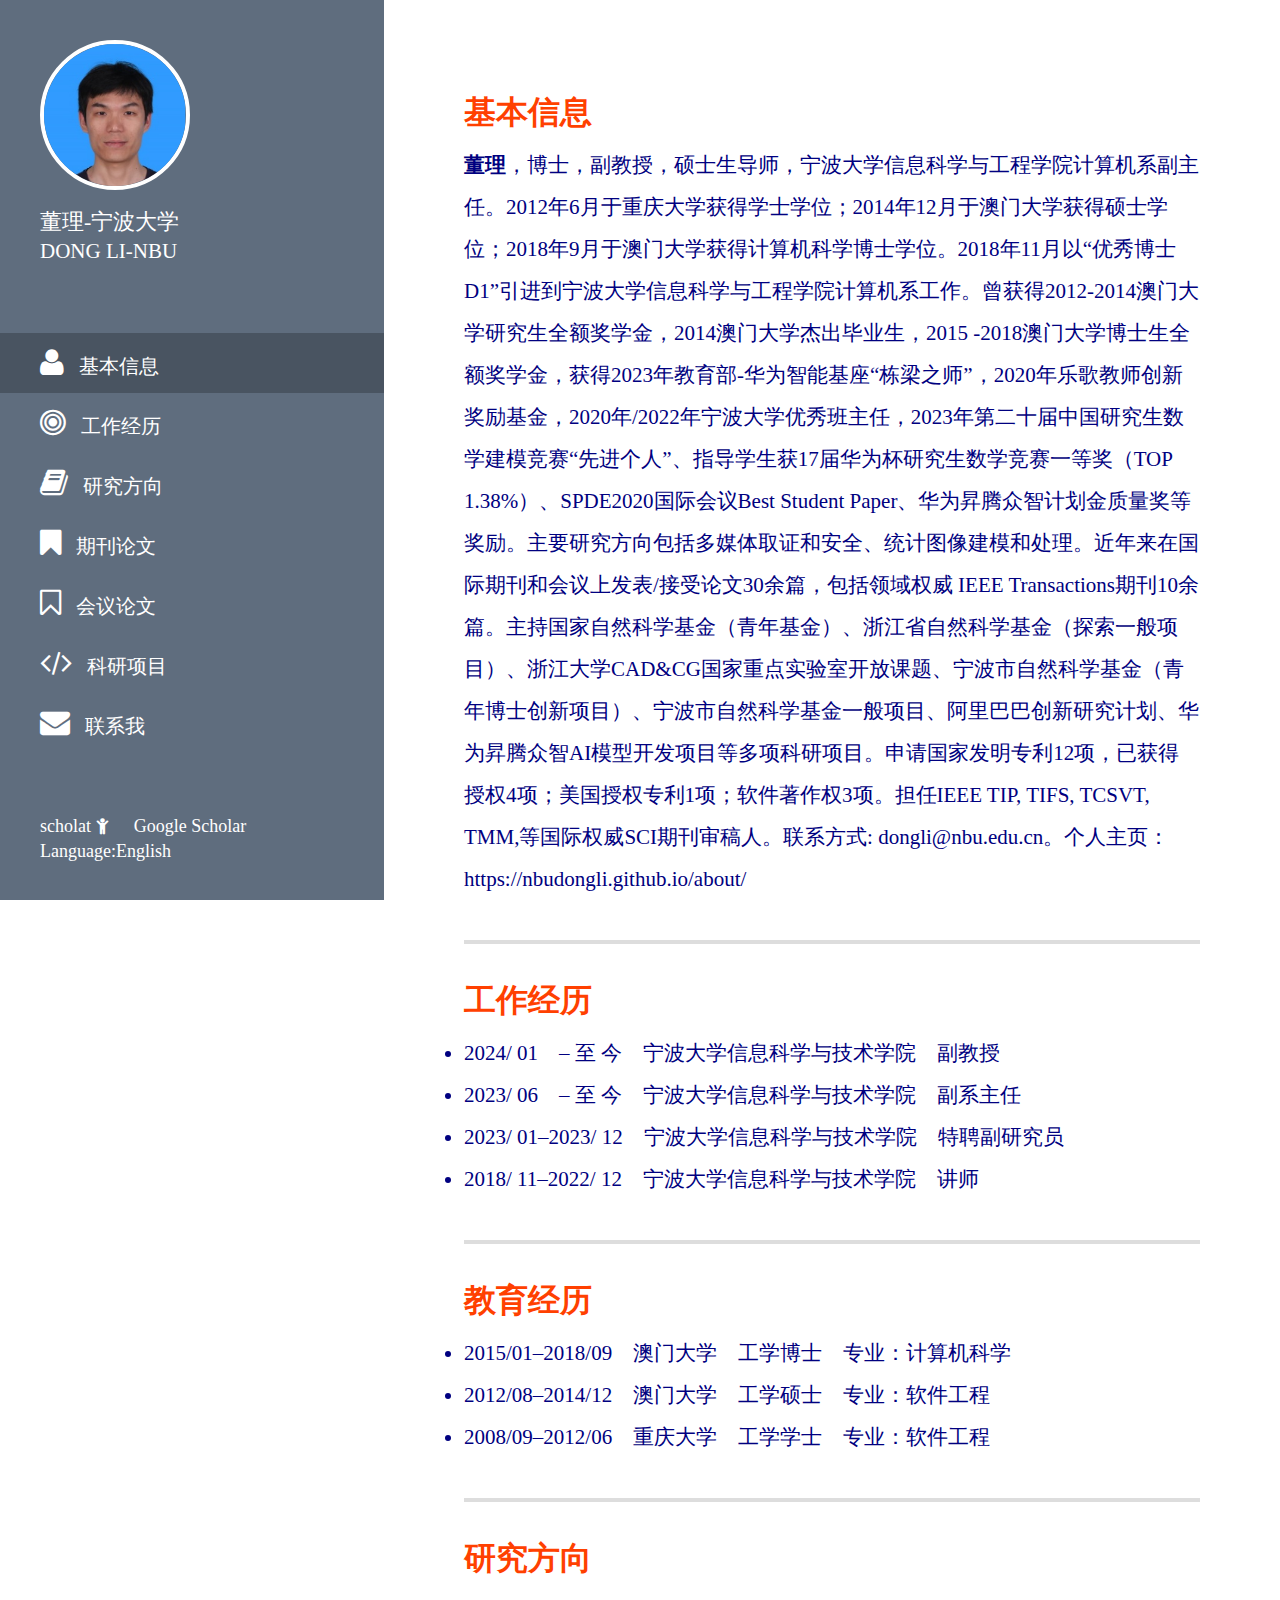
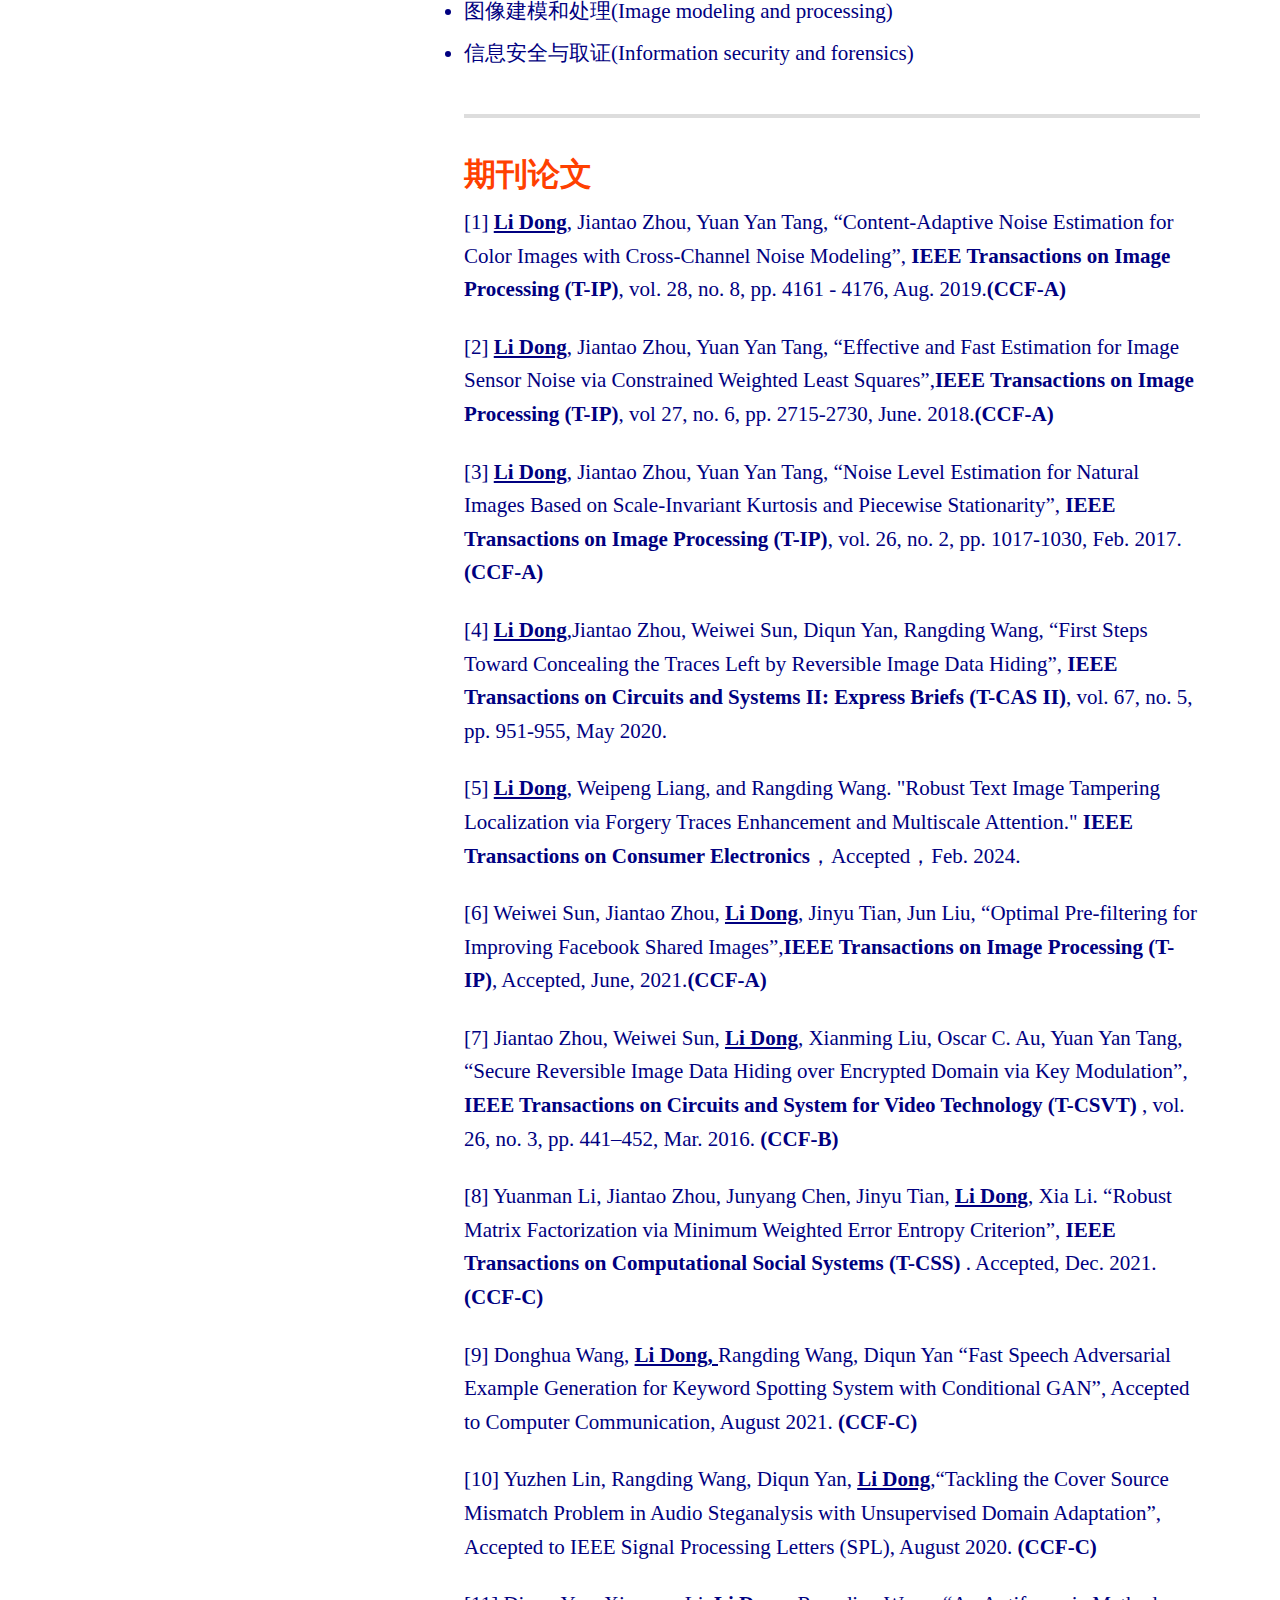
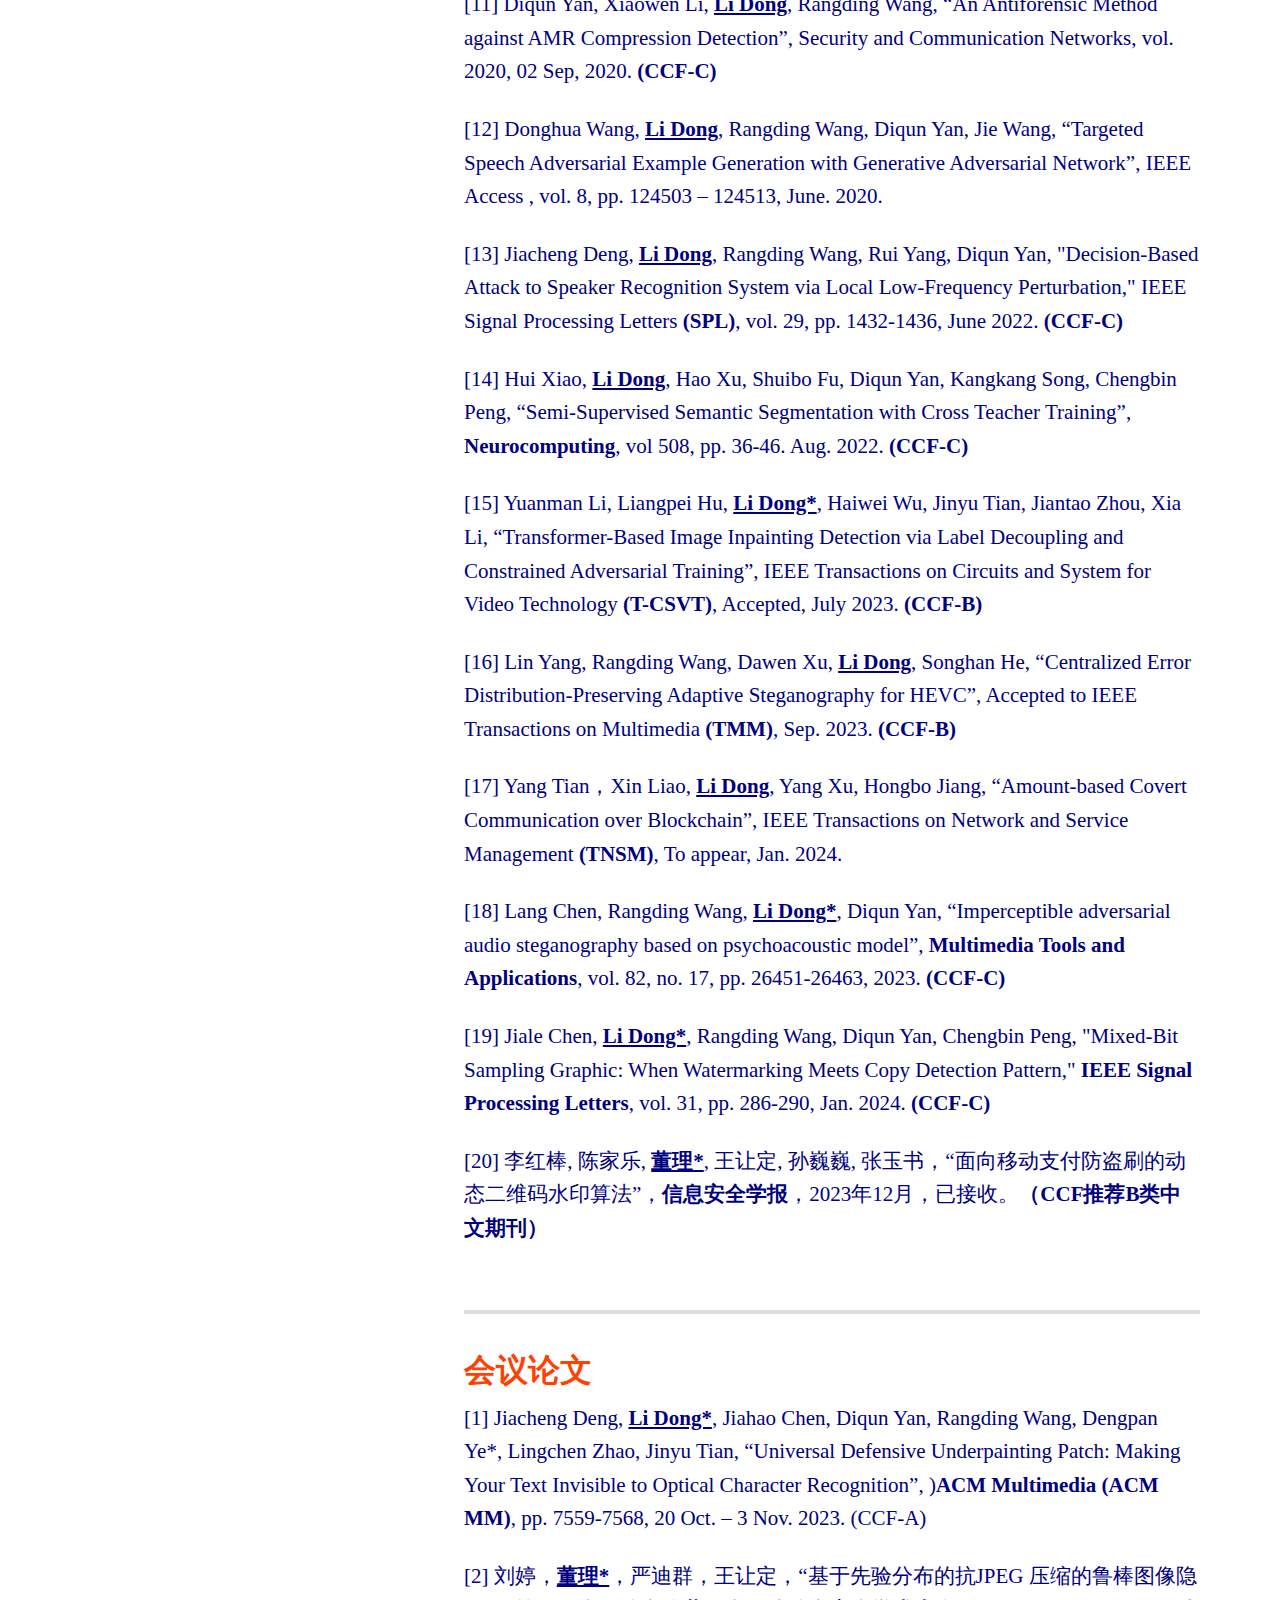
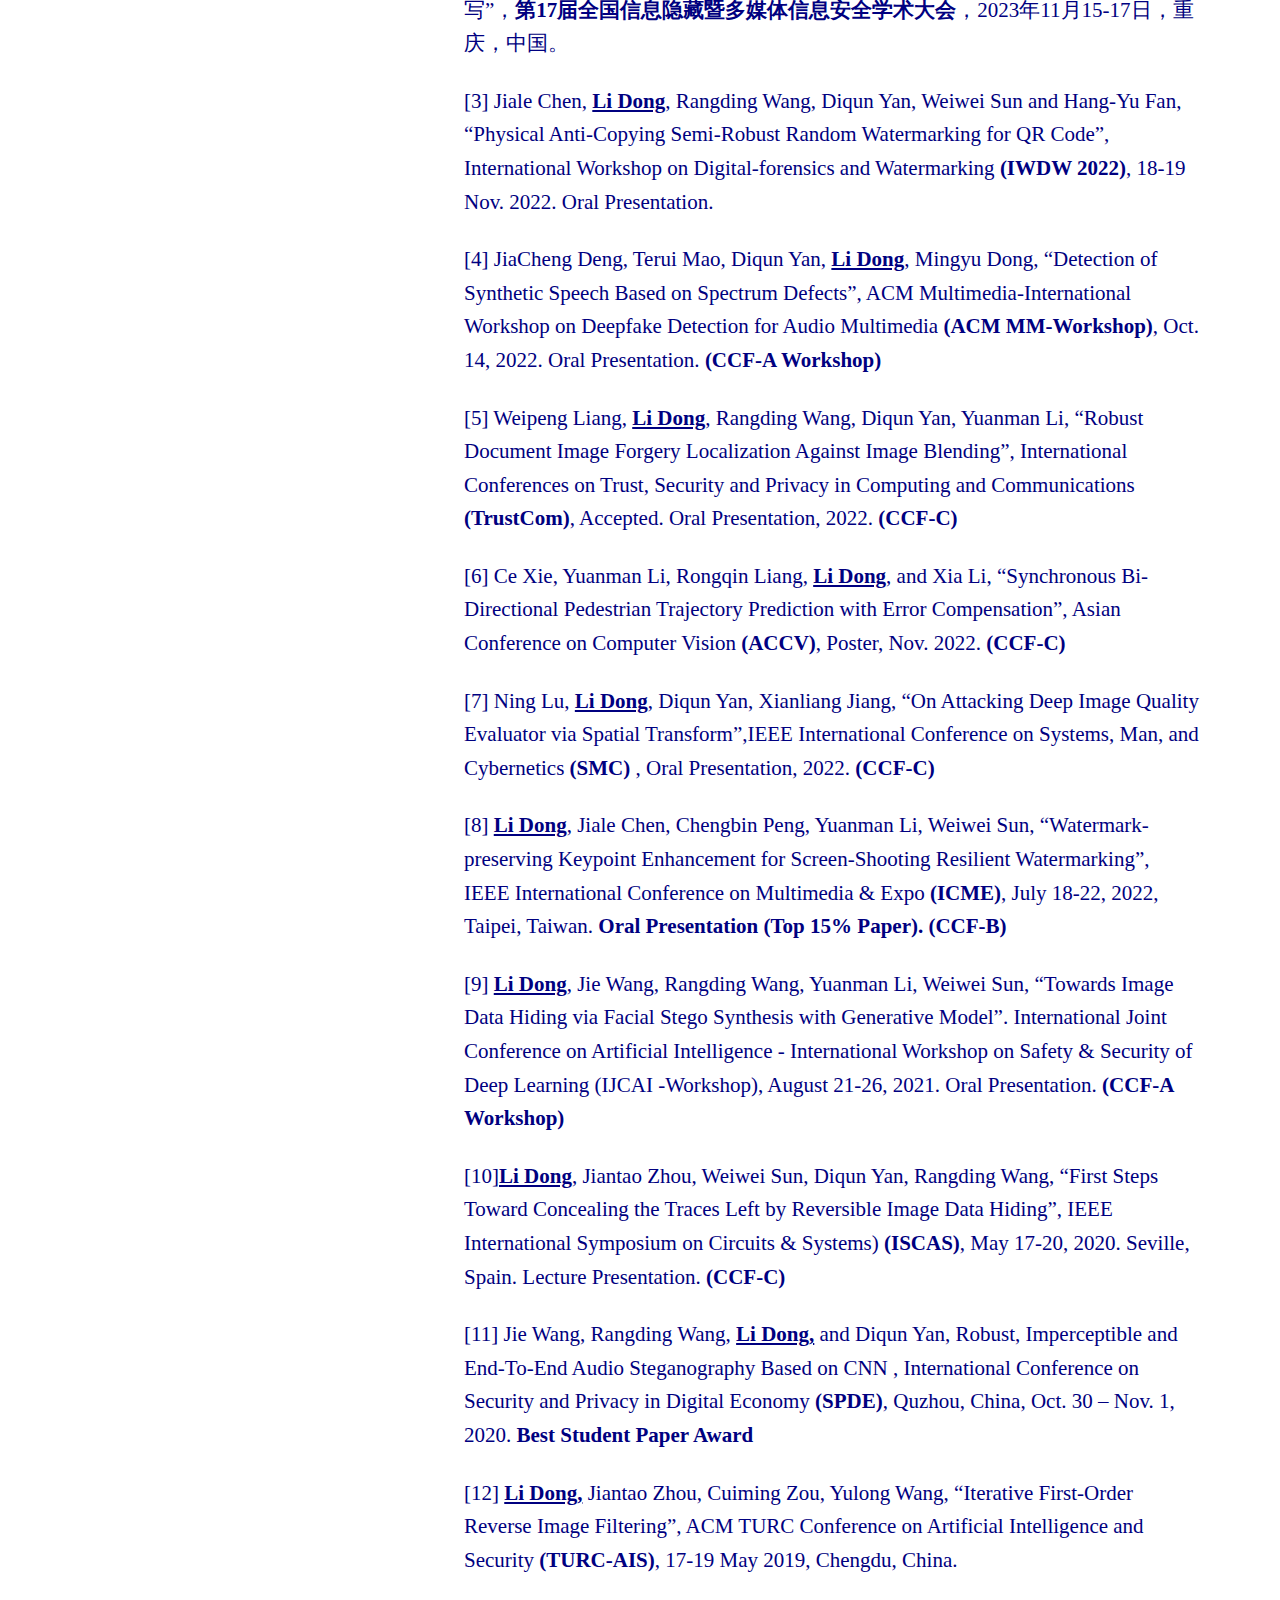
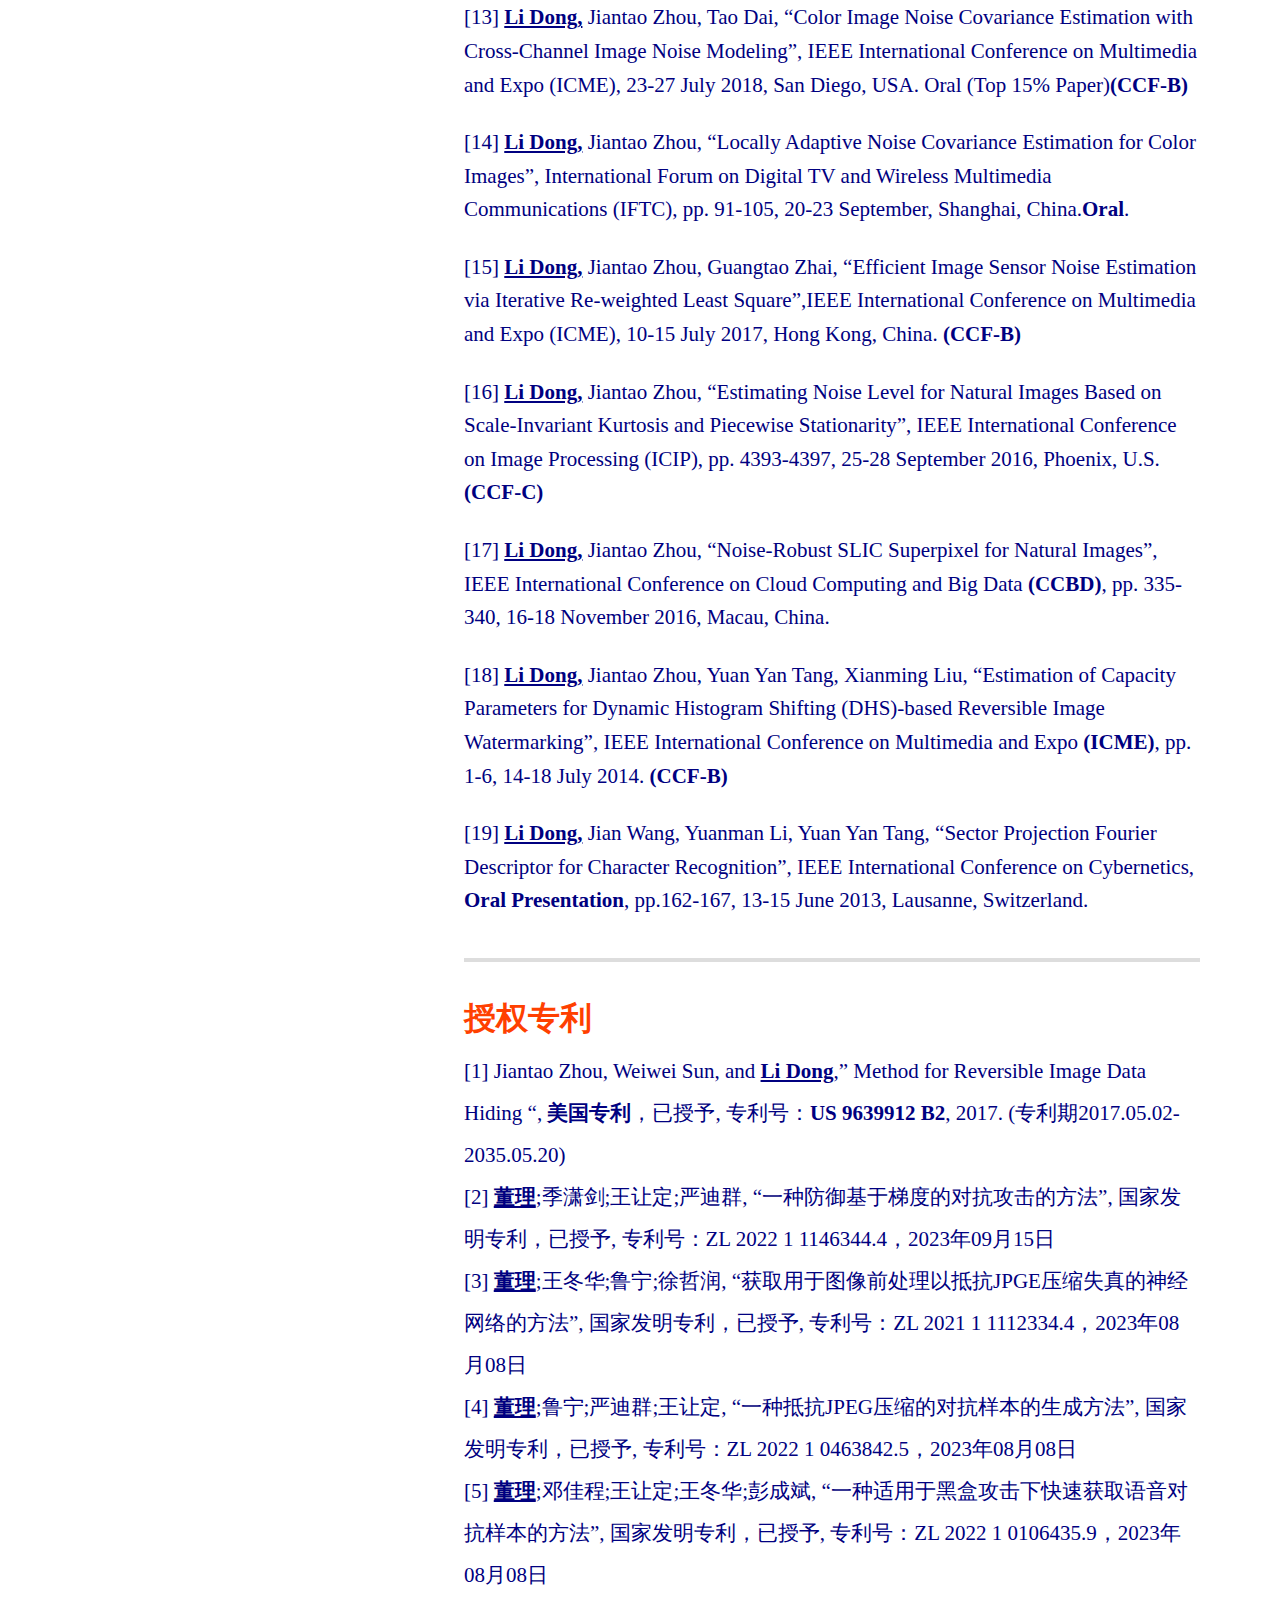
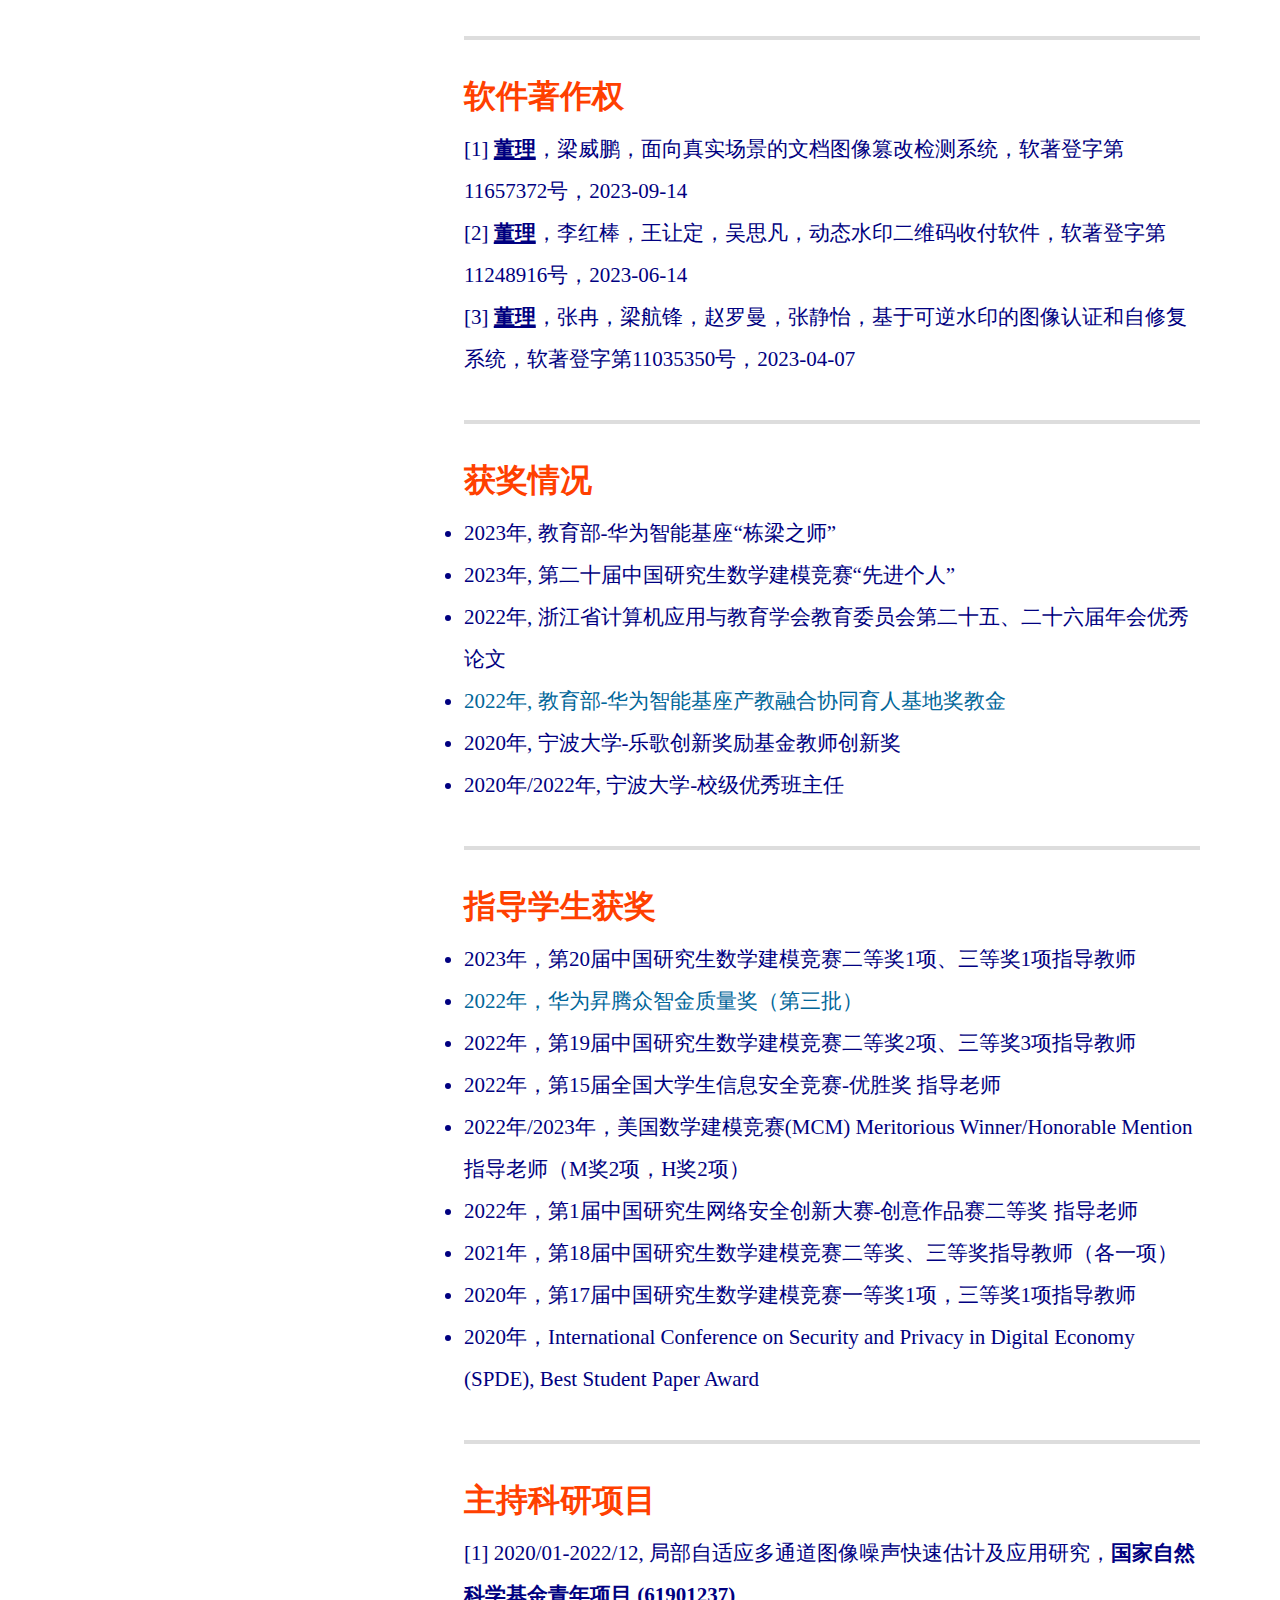
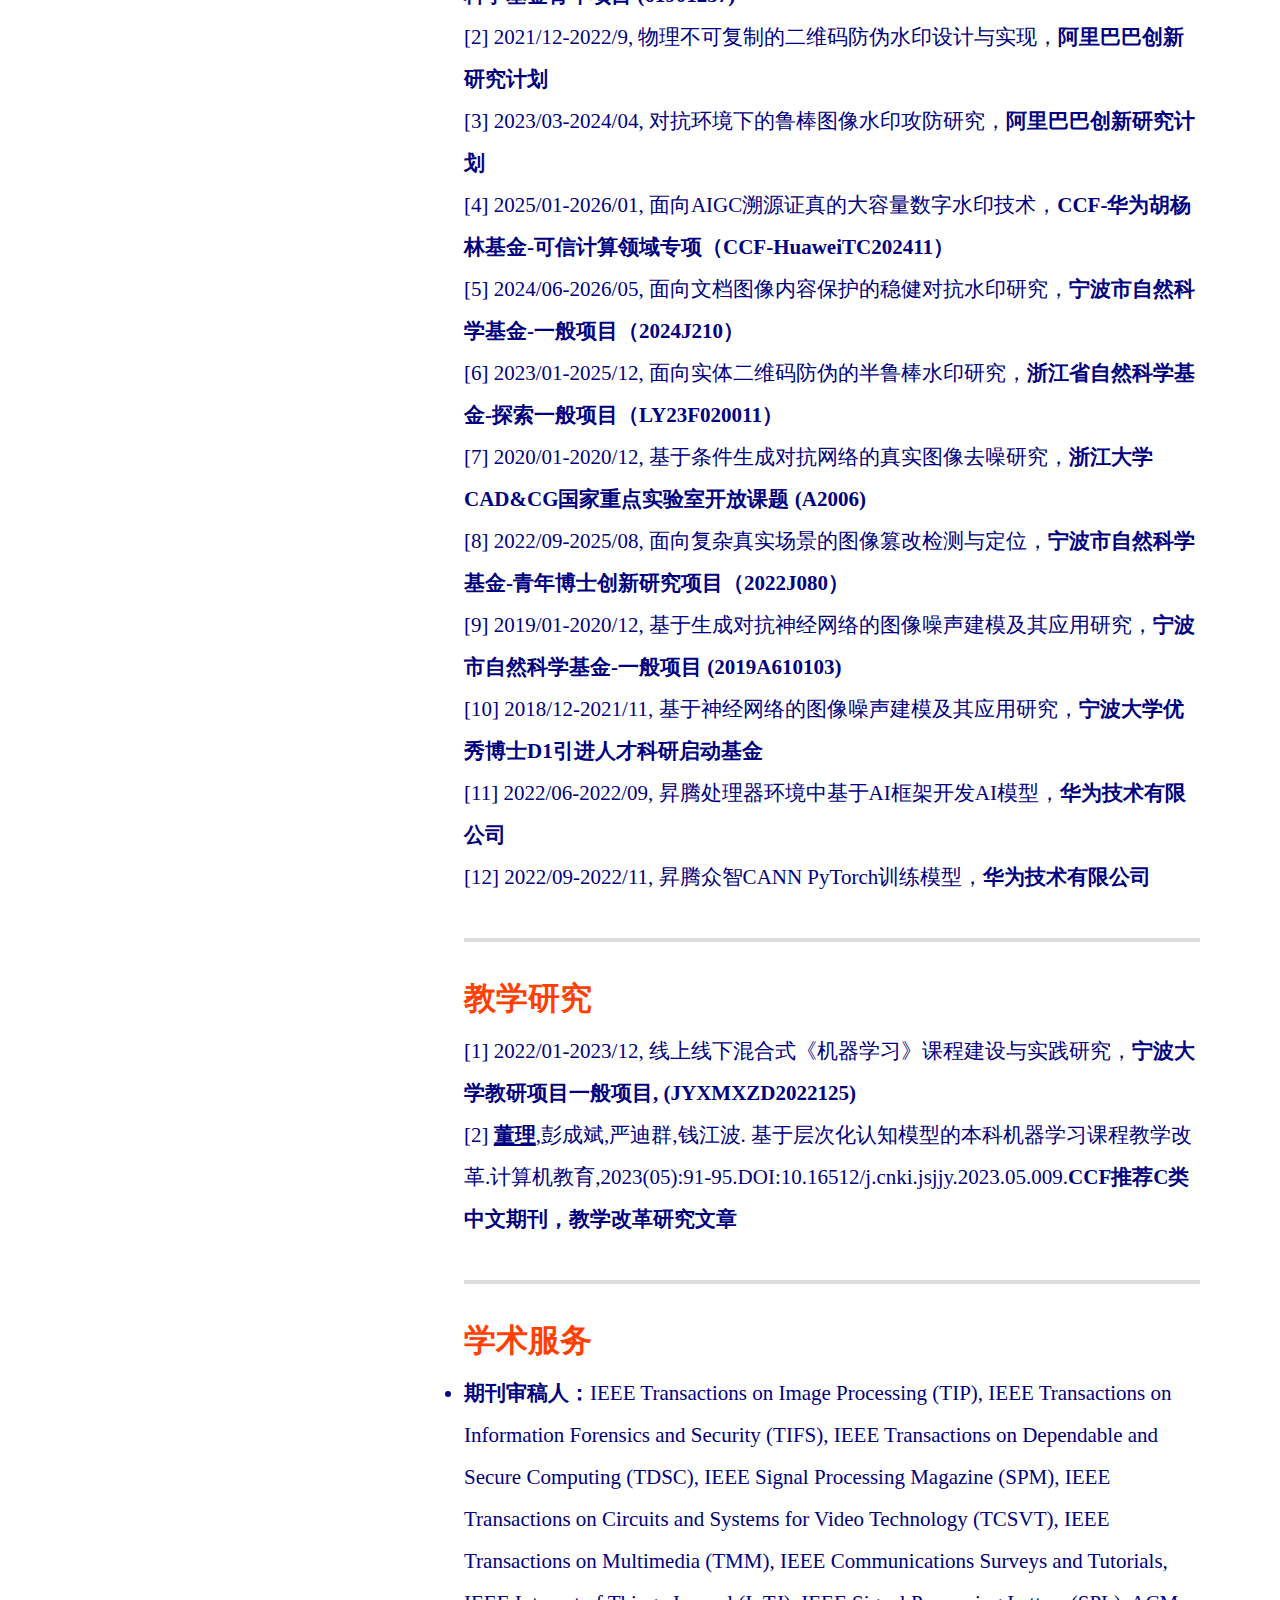
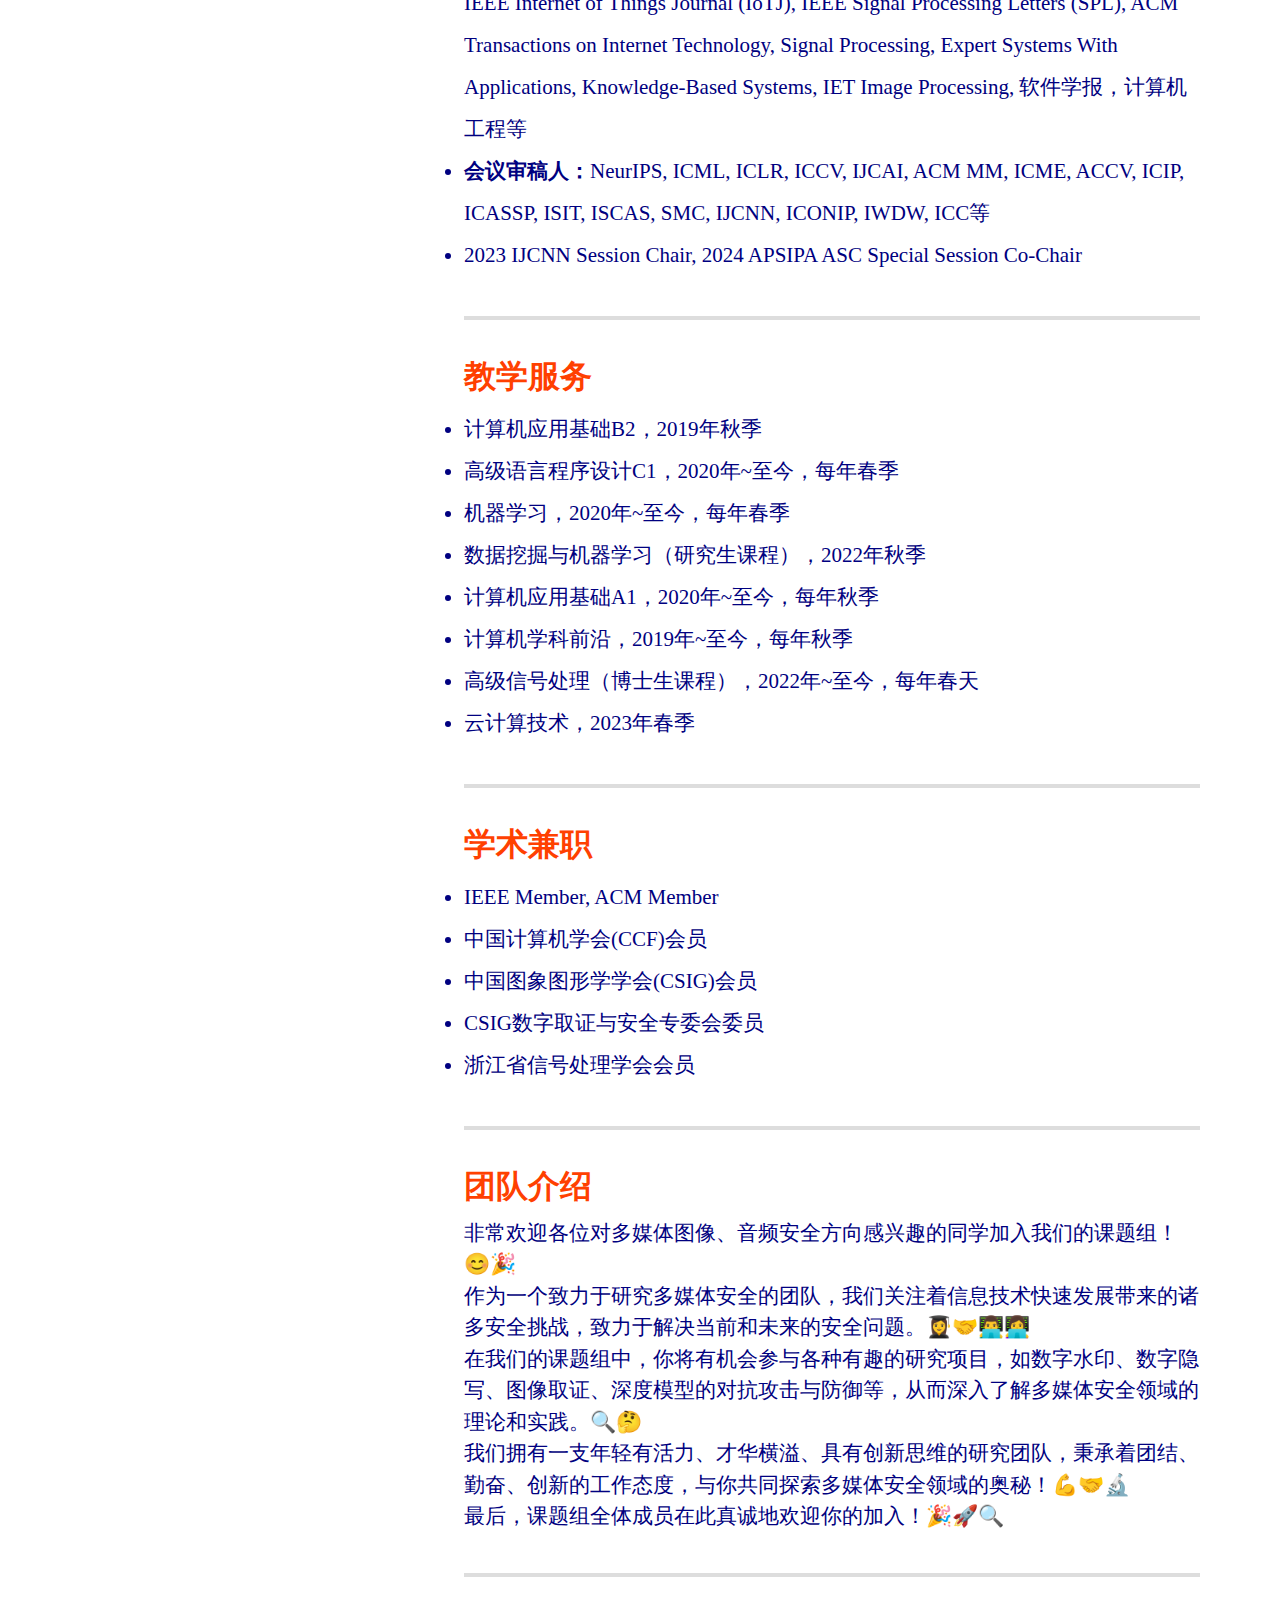
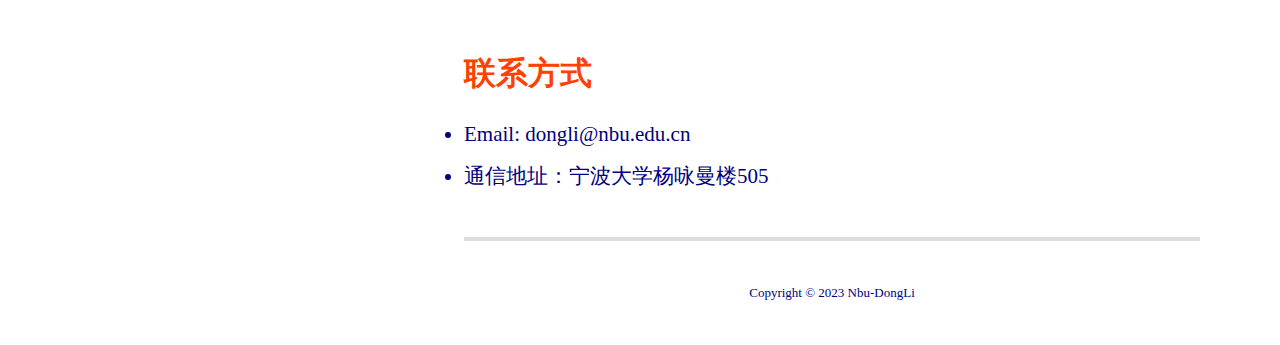
<file: index_cn.html>
<!DOCTYPE html>
<!--[if lt IE 7]>      <html class="no-js lt-ie9 lt-ie8 lt-ie7"> <![endif]-->
<!--[if IE 7]>         <html class="no-js lt-ie9 lt-ie8"> <![endif]-->
<!--[if IE 8]>         <html class="no-js lt-ie9"> <![endif]-->
<!--[if gt IE 8]><!--> <html class="no-js"> <!--<![endif]-->
    <head>
        <meta charset="utf-8">
        <meta http-equiv="X-UA-Compatible" content="IE=edge">
        <title>董理-宁波大学</title>
        <meta name="description" content="">
        <!-- 
    	Volton Template
    	http://www.templatemo.com/tm-441-volton
        -->
        <meta name="viewport" content="width=device-width, initial-scale=1">
        
        <link rel="stylesheet" href="css/normalize.css">
        <link rel="stylesheet" href="css/font-awesome.css">
        <link rel="stylesheet" href="css/bootstrap.min.css">
        <link rel="stylesheet" href="css/templatemo-style.css">
        <script src="js/vendor/modernizr-2.6.2.min.js"></script>
		<style type="text/css">
			strong{
				color:#181717;
				font-weight:normal;
			}
			hhs{
			color:#ff4000;
			font-weight: bold;
			}
			li {
				font-family: "Times New Roman", serif;
			}

			@font-face {
				font-family: 'CustomFont';
				src: url('fonts/songti.woff2') format('woff2'),
					url('fonts/songti.woff') format('woff');
			}

			li:lang(zh) {
				font-family: 'CustomFont', sans-serif;
			}

			.hanging-indent {

			}

	
		</style>
    </head>

    <body>
        <!--[if lt IE 7]>
            <p class="browsehappy">You are using an <b>outdated</b> browser. Please <a href="http://browsehappy.com/">upgrade your browser</a> to improve your experience.</p>
        <![endif]-->
    
        <div class="responsive-header visible-xs visible-sm">
            <div class="container">
                <div class="row">
                    <div class="col-md-12">
                        <div class="top-section">
                            <div class="profile-image">
								<img src="img/avator.png" alt="头像">
                            </div>
                            <div class="profile-content">
                                <h3 class="profile-title">董理-宁波大学</h3>
                                <p class="profile-description">DONG LI-NBU</p>
                            </div>
                        </div>
                    </div>
                </div>
                <a href="#" class="toggle-menu"><i class="fa fa-bars"></i></a>
                <div class="main-navigation responsive-menu">
                    <ul class="navigation">
						<li><a href="#Information"><i class="fa fa-user"></i>基本信息</a></li>
						<li><a href="#worklife"><i class="fa fa-book"></i>工作经历</a></li>
						<li><a href="#education"><i class="fa fa-book"></i>教育经历</a></li>
						<li><a href="#interest"><i class="fa fa-book"></i>研究方向</a></li>
						<li><a href="#jourpaper"><i class="fa fa-bookmark"></i>期刊论文</a></li>
						<li><a href="#conferpaper"><i class="fa fa-bookmark-o"></i>会议论文</a></li>
						<li><a href="#project"><i class="fa fa-code"></i>科研项目</a></li>
						<li><a href="#contact"><i class="fa fa-envelope"></i>联系我</a></li>
                    </ul>
                </div>
            </div>
        </div>

        <!-- SIDEBAR -->
        <div class="sidebar-menu hidden-xs hidden-sm">
            <div class="top-section">
                <div class="profile-image">
                    <img src="img/avator.png" alt="头像">
                </div>
                <h3 class="profile-title">董理-宁波大学</h3>
                <p class="profile-description">DONG LI-NBU</p>
            </div> <!-- top-section -->

            <div class="main-navigation">
                <ul class="navigation">
                    <li><a href="#Information"><i class="fa fa-user"></i>基本信息</a></li>
                    <li><a href="#worklife"><i class="fa fa-bullseye"></i>工作经历</a></li>
                    <li><a href="#interest"><i class="fa fa-book"></i>研究方向</a></li>
					<li><a href="#jourpaper"><i class="fa fa-bookmark"></i>期刊论文</a></li>
					<li><a href="#conferpaper"><i class="fa fa-bookmark-o"></i>会议论文</a></li>
					<li><a href="#project"><i class="fa fa-code"></i>科研项目</a></li>
                    <li><a href="#contact"><i class="fa fa-envelope"></i>联系我</a></li>
                </ul>
            </div> 
            <div class="social-icons">
                <ul>
                    <li><a href="https://www.scholat.com/dongl">scholat <i class="fa fa-child"></i></a></li>
                    <li><a href="https://scholar.google.com/citations?user=H87c_GAAAAAJ">Google Scholar </a></li>
                    <li><a href="index.html">Language:English</a></li>
                </ul>
            </div> <!-- .social-icons -->
        </div> <!-- .sidebar-menu -->
        
        <!-- MAIN CONTENT -->
        <div class="main-content">
            <div class="fluid-container">
                <div class="content-wrapper">
                    <div class="page-section">
                    <div class="row">
                        <div class="col-md-12">
                            <!--基本信息-->
							<p style='line-height:2' id="Information"><font size="6"><hhs>基本信息</hhs></font></p>
							
							<ol>
							<li style='line-height:2.0'>
								<b>董理</b>，博士，副教授，硕士生导师，宁波大学信息科学与工程学院计算机系副主任。2012年6月于重庆大学获得学士学位；2014年12月于澳门大学获得硕士学位；2018年9月于澳门大学获得计算机科学博士学位。2018年11月以“优秀博士D1”引进到宁波大学信息科学与工程学院计算机系工作。曾获得2012-2014澳门大学研究生全额奖学金，2014澳门大学杰出毕业生，2015 -2018澳门大学博士生全额奖学金，获得2023年教育部-华为智能基座“栋梁之师”，2020年乐歌教师创新奖励基金，2020年/2022年宁波大学优秀班主任，2023年第二十届中国研究生数学建模竞赛“先进个人”、指导学生获17届华为杯研究生数学竞赛一等奖（TOP 1.38%）、SPDE2020国际会议Best Student Paper、华为昇腾众智计划金质量奖等奖励。主要研究方向包括多媒体取证和安全、统计图像建模和处理。近年来在国际期刊和会议上发表/接受论文30余篇，包括领域权威 IEEE Transactions期刊10余篇。主持国家自然科学基金（青年基金）、浙江省自然科学基金（探索一般项目）、浙江大学CAD&CG国家重点实验室开放课题、宁波市自然科学基金（青年博士创新项目）、宁波市自然科学基金一般项目、阿里巴巴创新研究计划、华为昇腾众智AI模型开发项目等多项科研项目。申请国家发明专利12项，已获得授权4项；美国授权专利1项；软件著作权3项。担任IEEE TIP, TIFS, TCSVT, TMM,等国际权威SCI期刊审稿人。联系方式: dongli@nbu.edu.cn。个人主页：https://nbudongli.github.io/about/
							</li>
                            </ol>
                            <hr>
							<br>


                            <!--工作经历-->
							<p style='line-height:2' id="worklife"><font size="6"><hhs>工作经历</hhs></font></p>		
							
							<li style='line-height:2'>2024/ 01&emsp;– 至 今&emsp;宁波大学信息科学与技术学院&emsp;副教授</li>
							<li style='line-height:2'>2023/ 06&emsp;– 至 今&emsp;宁波大学信息科学与技术学院&emsp;副系主任</li>
							<li style='line-height:2'>2023/ 01–2023/ 12&emsp;宁波大学信息科学与技术学院&emsp;特聘副研究员</li>
							<li style='line-height:2'>2018/ 11–2022/ 12&emsp;宁波大学信息科学与技术学院&emsp;讲师</li>
							<hr>
							<br>



							<p style='line-height:2' id="education"><font size="6"><hhs>教育经历</hhs></font></p>		
							<!--教育经历-->
							<li style='line-height:2'>2015/01–2018/09&emsp;澳门大学&emsp;工学博士&emsp;专业：计算机科学</li>
							<li style='line-height:2'>2012/08–2014/12&emsp;澳门大学&emsp;工学硕士&emsp;专业：软件工程</li>
							<li style='line-height:2'>2008/09–2012/06&emsp;重庆大学&emsp;工学学士&emsp;专业：软件工程</li>
							<hr>
							<br>
							<p style='line-height:2'  id="interest"><font size="6"><hhs>研究方向</hhs></font></p>		
							<!--研究方向-->
							<li style='line-height:2'>图像建模和处理(Image modeling and processing)</li>
							<li style='line-height:2'>信息安全与取证(Information security and forensics)</li>
							<hr>
							<br>
							<p style='line-height:2' id="jourpaper"><font size="6"><hhs>期刊论文</hhs></font></p>		
							<!--期刊论文-->
							<ol>
								<li style='line-height:1.6'  class="hanging-indent">[1] <b><u>Li Dong</u></b>, Jiantao Zhou, Yuan Yan Tang, “Content-Adaptive Noise Estimation for Color Images with Cross-Channel Noise Modeling”, <b>IEEE Transactions on Image Processing (T-IP)</b>, vol. 28, no. 8, pp. 4161 - 4176, Aug. 2019.<b>(CCF-A)</b> </li>
								<br>
								<li style='line-height:1.6'  class="hanging-indent">[2] <b><u>Li Dong</u></b>, Jiantao Zhou, Yuan Yan Tang, “Effective and Fast Estimation for Image Sensor Noise via Constrained Weighted Least Squares”,<b>IEEE Transactions on Image Processing (T-IP)</b>, vol 27, no. 6, pp. 2715-2730, June. 2018.<b>(CCF-A)</b> </li>
								<br>
								<li style='line-height:1.6'  class="hanging-indent">[3] <b><u>Li Dong</u></b>, Jiantao Zhou, Yuan Yan Tang, “Noise Level Estimation for Natural Images Based on Scale-Invariant Kurtosis and Piecewise Stationarity”, <b>IEEE Transactions on Image Processing (T-IP)</b>, vol. 26, no. 2, pp. 1017-1030, Feb. 2017.<b>(CCF-A)</b></li>
								<br>
								<li style='line-height:1.6'  class="hanging-indent">[4] <b><u>Li Dong</u></b>,Jiantao Zhou, Weiwei Sun, Diqun Yan, Rangding Wang, “First Steps Toward Concealing the Traces Left by Reversible Image Data Hiding”, <b>IEEE Transactions on Circuits and Systems II: Express Briefs (T-CAS II)</b>, vol. 67, no. 5, pp. 951-955, May 2020. </li>
								<br>
								<li style='line-height:1.6'  class="hanging-indent">[5] <u><b>Li Dong</u></b>, Weipeng Liang, and Rangding Wang. "Robust Text Image Tampering Localization via Forgery Traces Enhancement and Multiscale Attention." <b>IEEE Transactions on Consumer Electronics</b>，Accepted，Feb. 2024.</li>
								<br>
								<li style='line-height:1.6'  class="hanging-indent">[6] Weiwei Sun, Jiantao Zhou, <b><u>Li Dong</u></b>, Jinyu Tian, Jun Liu, “Optimal Pre-filtering for Improving Facebook Shared Images”,<b>IEEE Transactions on Image Processing (T-IP)</b>, Accepted, June, 2021.<b>(CCF-A)</b> </li>
								<br>
								<li style='line-height:1.6'  class="hanging-indent">[7] Jiantao Zhou, Weiwei Sun, <b><u>Li Dong</u></b>, Xianming Liu, Oscar C. Au, Yuan Yan Tang, “Secure Reversible Image Data Hiding over Encrypted Domain via Key Modulation”, <b> IEEE Transactions on Circuits and System for Video Technology (T-CSVT)</b> , vol. 26, no. 3, pp. 441–452, Mar. 2016. <b>(CCF-B)</b>  </li>
								<br>
								<li style='line-height:1.6'  class="hanging-indent">[8] Yuanman Li, Jiantao Zhou, Junyang Chen, Jinyu Tian, <b><u>Li Dong</u></b>, Xia Li. “Robust Matrix Factorization via Minimum Weighted Error Entropy Criterion”, <b> IEEE Transactions on Computational Social Systems (T-CSS)</b> . Accepted, Dec. 2021.<b>(CCF-C)</b> </li>
								<br>
								<li style='line-height:1.6'  class="hanging-indent">[9] Donghua Wang, <b><u>Li Dong, </u></b> Rangding Wang, Diqun Yan “Fast Speech Adversarial Example Generation for Keyword Spotting System with Conditional GAN”, Accepted to Computer Communication, August 2021.<b> (CCF-C)</b>  </li>
								<br>
								<li style='line-height:1.6'  class="hanging-indent">[10] Yuzhen Lin, Rangding Wang, Diqun Yan, <b><u>Li Dong</u></b>,“Tackling the Cover Source Mismatch Problem in Audio Steganalysis with Unsupervised Domain Adaptation”, Accepted to IEEE Signal Processing Letters (SPL), August 2020. <b> (CCF-C)</b> </li>
								<br>
								<li style='line-height:1.6'  class="hanging-indent">[11] Diqun Yan, Xiaowen Li, <b><u>Li Dong</u></b>, Rangding Wang, “An Antiforensic Method against AMR Compression Detection”, Security and Communication Networks, vol. 2020, 02 Sep, 2020. <b> (CCF-C)</b>  </li>
								<br>
								<li style='line-height:1.6'  class="hanging-indent">[12] Donghua Wang, <b><u>Li Dong</u></b>, Rangding Wang, Diqun Yan, Jie Wang, “Targeted Speech Adversarial Example Generation with Generative Adversarial Network”,  IEEE Access , vol. 8, pp. 124503 – 124513, June. 2020. </li>
								<br>
								<li style='line-height:1.6'  class="hanging-indent">[13] Jiacheng Deng, <b><u>Li Dong</u></b>, Rangding Wang, Rui Yang, Diqun Yan, "Decision-Based Attack to Speaker Recognition System via Local Low-Frequency Perturbation," IEEE Signal Processing Letters <b>(SPL)</b>, vol. 29, pp. 1432-1436, June 2022.<b> (CCF-C)</b> </li>
								<br>
								<li style='line-height:1.6'  class="hanging-indent">[14] Hui Xiao, <b><u>Li Dong</u></b>, Hao Xu, Shuibo Fu, Diqun Yan, Kangkang Song, Chengbin Peng, “Semi-Supervised Semantic Segmentation with Cross Teacher Training”, <b>Neurocomputing</b>, vol 508, pp. 36-46. Aug. 2022. <b>(CCF-C)</b> </li>
								<br>
                                <li style='line-height:1.6'  class="hanging-indent">[15] Yuanman Li, Liangpei Hu,  <b><u>Li Dong*</u></b>, Haiwei Wu, Jinyu Tian, Jiantao Zhou, Xia Li, “Transformer-Based Image Inpainting Detection via Label Decoupling and Constrained Adversarial Training”, IEEE Transactions on Circuits and System for Video Technology <b>(T-CSVT)</b>, Accepted, July 2023. <b> (CCF-B)</b></li>
                                <br>
                                <li style='line-height:1.6'  class="hanging-indent">[16] Lin Yang, Rangding Wang, Dawen Xu, <u><b>Li Dong</u></b>, Songhan He, “Centralized Error Distribution-Preserving Adaptive Steganography for HEVC”, Accepted to IEEE Transactions on Multimedia<b> (TMM)</b>, Sep. 2023. <b>(CCF-B) </b></li>
                                <br>
                                <li style='line-height:1.6'  class="hanging-indent">[17] Yang Tian，Xin Liao, <u><b>Li Dong</u></b>, Yang Xu, Hongbo Jiang, “Amount-based Covert Communication over Blockchain”, IEEE Transactions on Network and Service Management <b>(TNSM)</b>, To appear, Jan. 2024.</li>
                                <br>

								<li style='line-height:1.6'  class="hanging-indent">[18] Lang Chen, Rangding Wang, <b><u>Li Dong*</u></b>, Diqun Yan, “Imperceptible adversarial audio steganography based on psychoacoustic model”, <b>Multimedia Tools and Applications</b>, vol. 82, no. 17, pp. 26451-26463, 2023. <b>(CCF-C)</b></li>
								<br>
								<li style='line-height:1.6'  class="hanging-indent">[19] Jiale Chen, <b><u>Li Dong*</u></b>, Rangding Wang, Diqun Yan, Chengbin Peng, "Mixed-Bit Sampling Graphic: When Watermarking Meets Copy Detection Pattern," <b>IEEE Signal Processing Letters</b>, vol. 31, pp. 286-290, Jan. 2024. <b>(CCF-C)</b> </li>
								<br>
								<li style='line-height:1.6'  class="hanging-indent">[20] 李红棒, 陈家乐, <u><b>董理*</b></u>, 王让定, 孙巍巍, 张玉书，“面向移动支付防盗刷的动态二维码水印算法”，<b>信息安全学报</b>，2023年12月，已接收。<b>（CCF推荐B类中文期刊）</b> </li>
								<br>
								
							</ol>
							<hr>
							<br>
							<p style='line-height:2' id="conferpaper"><font size="6"><hhs>会议论文</hhs></font></p>		
							<!--会议论文-->
							<ol>
                                
                                <li style='line-height:1.6'  class="hanging-indent">[1] Jiacheng Deng, <b><u>Li Dong*</u></b>, Jiahao Chen, Diqun Yan, Rangding Wang, Dengpan Ye*, Lingchen Zhao, Jinyu Tian, “Universal Defensive Underpainting Patch: Making Your Text Invisible to Optical Character Recognition”, )<b>ACM Multimedia (ACM MM)</b>, pp. 7559-7568, 20 Oct. – 3 Nov. 2023. (CCF-A)</li>
                                <br>
                                <li style='line-height:1.6'  class="hanging-indent">[2]	刘婷，<u><b>董理*</b></u>，严迪群，王让定，“基于先验分布的抗JPEG 压缩的鲁棒图像隐写”，<b>第17届全国信息隐藏暨多媒体信息安全学术大会</b>，2023年11月15-17日，重庆，中国。</li>
								<br>
                                <li style='line-height:1.6'  class="hanging-indent">[3] Jiale Chen, <u><b>Li Dong</b></u>, Rangding Wang, Diqun Yan, Weiwei Sun and Hang-Yu Fan, “Physical Anti-Copying Semi-Robust Random Watermarking for QR Code”, International Workshop on Digital-forensics and Watermarking <b>(IWDW 2022)</b>, 18-19 Nov. 2022. Oral Presentation. </li>
								<br>
								<li style='line-height:1.6'  class="hanging-indent">[4] JiaCheng Deng, Terui Mao, Diqun Yan, <u><b>Li Dong</b></u>, Mingyu Dong, “Detection of Synthetic Speech Based on Spectrum Defects”, ACM Multimedia-International Workshop on Deepfake Detection for Audio Multimedia <b>(ACM MM-Workshop)</b>, Oct. 14, 2022.  Oral Presentation. <b>(CCF-A Workshop)</b> </li>
								<br>
								<li style='line-height:1.6'  class="hanging-indent">[5] Weipeng Liang, <u><b>Li Dong</b></u>, Rangding Wang, Diqun Yan, Yuanman Li, “Robust Document Image Forgery Localization Against Image Blending”, International Conferences on Trust, Security and Privacy in Computing and Communications <b>(TrustCom)</b>, Accepted. Oral Presentation, 2022. <b>(CCF-C)</b> </li>
								<br>
								<li style='line-height:1.6'  class="hanging-indent">[6] Ce Xie, Yuanman Li, Rongqin Liang, <u><b>Li Dong</b></u>, and Xia Li, “Synchronous Bi-Directional Pedestrian Trajectory Prediction with Error Compensation”, Asian Conference on Computer Vision <b>(ACCV)</b>, Poster, Nov. 2022. <b>(CCF-C)</b> </li>
								<br>
								<li style='line-height:1.6'  class="hanging-indent">[7] Ning Lu, <u><b>Li Dong</b></u>, Diqun Yan, Xianliang Jiang, “On Attacking Deep Image Quality Evaluator via Spatial Transform”,IEEE International Conference on Systems, Man, and Cybernetics  <b>(SMC)</b> , Oral Presentation, 2022. <b> (CCF-C)</b> </li>
								<br>
								<li style='line-height:1.6'  class="hanging-indent">[8] <u><b>Li Dong</b></u>, Jiale Chen, Chengbin Peng, Yuanman Li, Weiwei Sun, “Watermark-preserving Keypoint Enhancement for Screen-Shooting Resilient Watermarking”, IEEE International Conference on Multimedia & Expo  <b>(ICME)</b>, July 18-22, 2022, Taipei, Taiwan. <b>Oral Presentation (Top 15% Paper). (CCF-B)</b> </li>
								<br>
								<li style='line-height:1.6'  class="hanging-indent">[9] <u><b>Li Dong</b></u>, Jie Wang, Rangding Wang, Yuanman Li, Weiwei Sun, “Towards Image Data Hiding via Facial Stego Synthesis with Generative Model”. International Joint Conference on Artificial Intelligence - International Workshop on Safety & Security of Deep Learning  (IJCAI -Workshop), August 21-26, 2021.  Oral Presentation. <b>(CCF-A Workshop)</b> </li>
								<br>
								<li style='line-height:1.6'  class="hanging-indent">[10]<u><b>Li Dong</b></u>, Jiantao Zhou, Weiwei Sun, Diqun Yan, Rangding Wang, “First Steps Toward Concealing the Traces Left by Reversible Image Data Hiding”, IEEE International Symposium on Circuits & Systems)<b> (ISCAS)</b>, May 17-20, 2020. Seville, Spain. Lecture Presentation. <b>(CCF-C)</b></li>
								<br>
								<li style='line-height:1.6'  class="hanging-indent">[11] Jie Wang, Rangding Wang, <u><b>Li Dong,</b></u> and Diqun Yan, Robust, Imperceptible and End-To-End Audio Steganography Based on CNN , International Conference on Security and Privacy in Digital Economy <b>(SPDE)</b>, Quzhou, China, Oct. 30 – Nov. 1, 2020. <b>Best Student Paper Award</b></li>
								<br>
								<li style='line-height:1.6'  class="hanging-indent">[12] <u><b>Li Dong,</b></u> Jiantao Zhou, Cuiming Zou, Yulong Wang, “Iterative First-Order Reverse Image Filtering”, ACM TURC Conference on Artificial Intelligence and Security <b>(TURC-AIS)</b>, 17-19 May 2019, Chengdu, China.</li>
								<br>
								<li style='line-height:1.6'  class="hanging-indent">[13] <u><b>Li Dong,</b></u> Jiantao Zhou, Tao Dai, “Color Image Noise Covariance Estimation with Cross-Channel Image Noise Modeling”, IEEE International Conference on Multimedia and Expo (ICME), 23-27 July 2018, San Diego, USA. Oral (Top 15% Paper)<b>(CCF-B)</b></li>
								<br>
								<li style='line-height:1.6'  class="hanging-indent">[14] <u><b>Li Dong,</b></u> Jiantao Zhou, “Locally Adaptive Noise Covariance Estimation for Color Images”, International Forum on Digital TV and Wireless Multimedia Communications (IFTC), pp. 91-105, 20-23 September, Shanghai, China.<b>Oral</b>.</li>
								<br>
								<li style='line-height:1.6'  class="hanging-indent">[15] <u><b>Li Dong,</b></u> Jiantao Zhou, Guangtao Zhai, “Efficient Image Sensor Noise Estimation via Iterative Re-weighted Least Square”,IEEE International Conference on Multimedia and Expo (ICME), 10-15 July 2017, Hong Kong, China. <b>(CCF-B)</b></li>
								<br>
								<li style='line-height:1.6'  class="hanging-indent">[16] <u><b>Li Dong,</b></u> Jiantao Zhou, “Estimating Noise Level for Natural Images Based on Scale-Invariant Kurtosis and Piecewise Stationarity”, IEEE International Conference on Image Processing (ICIP), pp. 4393-4397, 25-28 September 2016, Phoenix, U.S. <b>(CCF-C)</b></li>
								<br>
								<li style='line-height:1.6'  class="hanging-indent">[17] <u><b>Li Dong,</b></u> Jiantao Zhou, “Noise-Robust SLIC Superpixel for Natural Images”, IEEE International Conference on Cloud Computing and Big Data <b>(CCBD)</b>, pp. 335-340, 16-18 November 2016, Macau, China.</li>
								<br>
								<li style='line-height:1.6'  class="hanging-indent">[18] <u><b>Li Dong,</b></u> Jiantao Zhou, Yuan Yan Tang, Xianming Liu, “Estimation of Capacity Parameters for Dynamic Histogram Shifting (DHS)-based Reversible Image Watermarking”, IEEE International Conference on Multimedia and Expo <b>(ICME)</b>, pp. 1-6, 14-18 July 2014. <b>(CCF-B)</b></li>
								<br>
								<li style='line-height:1.6'  class="hanging-indent">[19] <u><b>Li Dong,</b></u> Jian Wang, Yuanman Li, Yuan Yan Tang, “Sector Projection Fourier Descriptor for Character Recognition”, IEEE International Conference on Cybernetics, <b>Oral Presentation</b>, pp.162-167, 13-15 June 2013, Lausanne, Switzerland.</li>
							</ol>
							<hr>
							<br>

							<!--授权专利-->
							<p style='line-height:2' id="zhuanli"><font size="6"><hhs>授权专利</hhs></font></p>	
                            <ol>
								<li style='line-height:2'  class="hanging-indent">[1] Jiantao Zhou, Weiwei Sun, and <b><u>Li Dong</u></b>,” Method for Reversible Image Data Hiding “, <b>美国专利</b>，已授予, 专利号：<b>US 9639912 B2</b>, 2017. (专利期2017.05.02-2035.05.20)</li>
                                <li style='line-height:2'  class="hanging-indent">[2] <b><u>董理</u></b>;季潇剑;王让定;严迪群, “一种防御基于梯度的对抗攻击的方法”, 国家发明专利，已授予, 专利号：ZL 2022 1 1146344.4，2023年09月15日</li>
								<li style='line-height:2'  class="hanging-indent">[3] <b><u>董理</u></b>;王冬华;鲁宁;徐哲润, “获取用于图像前处理以抵抗JPGE压缩失真的神经网络的方法”, 国家发明专利，已授予, 专利号：ZL 2021 1 1112334.4，2023年08月08日</li>
                                <li style='line-height:2'  class="hanging-indent">[4] <b><u>董理</u></b>;鲁宁;严迪群;王让定, “一种抵抗JPEG压缩的对抗样本的生成方法”, 国家发明专利，已授予, 专利号：ZL 2022 1 0463842.5，2023年08月08日</li>
                                <li style='line-height:2'  class="hanging-indent">[5] <b><u>董理</u></b>;邓佳程;王让定;王冬华;彭成斌, “一种适用于黑盒攻击下快速获取语音对抗样本的方法”, 国家发明专利，已授予, 专利号：ZL 2022 1 0106435.9，2023年08月08日</li>
                             </ol>	
                            <hr>
							<br>

							<!--软件著作权-->
							<p style='line-height:2' id="others"><font size="6"><hhs>软件著作权</hhs></font></p>		
							<ol>
                            <li style='line-height:2'>[1] <b><u>董理</u></b>，梁威鹏，面向真实场景的文档图像篡改检测系统，软著登字第11657372号，2023-09-14</li>
							 <li style='line-height:2'>[2] <b><u>董理</u></b>，李红棒，王让定，吴思凡，动态水印二维码收付软件，软著登字第11248916号，2023-06-14</li>
							 <li style='line-height:2'>[3] <b><u>董理</u></b>，张冉，梁航锋，赵罗曼，张静怡，基于可逆水印的图像认证和自修复系统，软著登字第11035350号，2023-04-07</li>
                            </ol>
                            <hr>
							<br>

							<!--获奖情况-->
							<p style='line-height:2' ><font size="6"><hhs>获奖情况</hhs></font></p>		
							<li style='line-height:2'>2023年, 教育部-华为智能基座“栋梁之师”</li>
							<li style='line-height:2'>2023年, 第二十届中国研究生数学建模竞赛“先进个人”</li>
							<li style='line-height:2'>2022年, 浙江省计算机应用与教育学会教育委员会第二十五、二十六届年会优秀论文</li>
							<li style='line-height:2'><a href="https://edu.hicomputing.huawei.com/winnerlist">2022年, 教育部-华为智能基座产教融合协同育人基地奖教金</a></li>
							<li style='line-height:2'>2020年, 宁波大学-乐歌创新奖励基金教师创新奖</li>
							<li style='line-height:2'>2020年/2022年, 宁波大学-校级优秀班主任</li>
							<hr>
							<br>


							<!--指导学生获奖-->
							<p style='line-height:2' ><font size="6"><hhs>指导学生获奖</hhs></font></p>		
							<li style='line-height:2'>2023年，第20届中国研究生数学建模竞赛二等奖1项、三等奖1项指导教师</li>
							<li style='line-height:2'><a href="https://www.hiascend.com/ecosystem/all-wisdom/award">2022年，华为昇腾众智金质量奖（第三批）</a></li> 
							<li style='line-height:2'>2022年，第19届中国研究生数学建模竞赛二等奖2项、三等奖3项指导教师</li>
							<li style='line-height:2'>2022年，第15届全国大学生信息安全竞赛-优胜奖 指导老师</li>
							<li style='line-height:2'>2022年/2023年，美国数学建模竞赛(MCM) Meritorious Winner/Honorable Mention指导老师（M奖2项，H奖2项）</li>
							<li style='line-height:2'>2022年，第1届中国研究生网络安全创新大赛-创意作品赛二等奖 指导老师</li>
							<li style='line-height:2'>2021年，第18届中国研究生数学建模竞赛二等奖、三等奖指导教师（各一项）</li>
							<li style='line-height:2'>2020年，第17届中国研究生数学建模竞赛一等奖1项，三等奖1项指导教师</li>
							<li style='line-height:2'>2020年，International Conference on Security and Privacy in Digital Economy (SPDE), Best Student Paper Award</li>
							<hr>
							<br>
                            
                            <!--主持科研项目-->
                            <p style='line-height:2' id="project"><font size="6"><hhs>主持科研项目</hhs></font></p>		
                            <ol>
                                <li style='line-height:2'>[1] 2020/01-2022/12, 局部自适应多通道图像噪声快速估计及应用研究，<b>国家自然科学基金青年项目 (61901237)</b></li>
                                <li style='line-height:2'>[2] 2021/12-2022/9, 物理不可复制的二维码防伪水印设计与实现，<b>阿里巴巴创新研究计划</b></li>
                                <li style='line-height:2'>[3] 2023/03-2024/04, 对抗环境下的鲁棒图像水印攻防研究，<b>阿里巴巴创新研究计划</b></li>
                                <li style='line-height:2'>[4] 2025/01-2026/01, 面向AIGC溯源证真的大容量数字水印技术，<b>CCF-华为胡杨林基金-可信计算领域专项（CCF-HuaweiTC202411）</b></li>
                                <li style='line-height:2'>[5] 2024/06-2026/05, 面向文档图像内容保护的稳健对抗水印研究，<b>宁波市自然科学基金-一般项目（2024J210）</b></li>
                                <li style='line-height:2'>[6] 2023/01-2025/12, 面向实体二维码防伪的半鲁棒水印研究，<b>浙江省自然科学基金-探索一般项目（LY23F020011）</b></li>
                                <li style='line-height:2'>[7] 2020/01-2020/12, 基于条件生成对抗网络的真实图像去噪研究，<b>浙江大学CAD&CG国家重点实验室开放课题 (A2006)</b></li>
                                <li style='line-height:2'>[8] 2022/09-2025/08, 面向复杂真实场景的图像篡改检测与定位，<b>宁波市自然科学基金-青年博士创新研究项目（2022J080）</b></li>
                                <li style='line-height:2'>[9] 2019/01-2020/12, 基于生成对抗神经网络的图像噪声建模及其应用研究，<b>宁波市自然科学基金-一般项目 (2019A610103)</b></li>
                                <li style='line-height:2'>[10] 2018/12-2021/11, 基于神经网络的图像噪声建模及其应用研究，<b>宁波大学优秀博士D1引进人才科研启动基金</b></li>
                                <li style='line-height:2'>[11] 2022/06-2022/09, 昇腾处理器环境中基于AI框架开发AI模型，<b>华为技术有限公司</b></li>
                                <li style='line-height:2'>[12] 2022/09-2022/11, 昇腾众智CANN PyTorch训练模型，<b>华为技术有限公司</b></li>
                            </ol>

							<hr>
							<br>

							<!--教学研究-->
							<p style='line-height:2' ><font size="6"><hhs>教学研究</hhs></font></p>	
                            <ol>
                                <li style='line-height:2'>[1] 2022/01-2023/12, 线上线下混合式《机器学习》课程建设与实践研究，<b>宁波大学教研项目一般项目, (JYXMXZD2022125)</b></li>
                                <li style='line-height:2'>[2] <b><u>董理</u></b>,彭成斌,严迪群,钱江波. 基于层次化认知模型的本科机器学习课程教学改革.计算机教育,2023(05):91-95.DOI:10.16512/j.cnki.jsjjy.2023.05.009.<b>CCF推荐C类中文期刊，教学改革研究文章</b></li>
                            </ol>	
                            <hr>
							<br>


							<!--学术服务-->	
							<p style='line-height:2'><font size="6"><hhs>学术服务</hhs></font></p>	
                                <li style='line-height:2'><b>期刊审稿人：</b>IEEE Transactions on Image Processing (TIP), IEEE Transactions on Information Forensics and Security (TIFS), IEEE Transactions on Dependable and Secure Computing (TDSC), IEEE Signal Processing Magazine (SPM), IEEE Transactions on Circuits and Systems for Video Technology (TCSVT), IEEE Transactions on Multimedia (TMM), IEEE Communications Surveys and Tutorials, IEEE Internet of Things Journal (IoTJ), IEEE Signal Processing Letters (SPL), ACM Transactions on Internet Technology, Signal Processing, Expert Systems With Applications, Knowledge-Based Systems, IET Image Processing, 软件学报，计算机工程等</li>
                                <li style='line-height:2'><b>会议审稿人：</b>NeurIPS, ICML, ICLR, ICCV, IJCAI, ACM MM, ICME, ACCV, ICIP, ICASSP, ISIT, ISCAS, SMC, IJCNN, ICONIP, IWDW, ICC等</a></li>
                                <li style='line-height:2'>2023 IJCNN Session Chair, 2024 APSIPA ASC Special Session Co-Chair</li>
							<hr>
							<br>


                            <!--教学服务-->	
							<p style='line-height:2'><font size="6"><hhs>教学服务</hhs></font></p>	
                                <li style='line-height:2'>计算机应用基础B2，2019年秋季</li>
                                <li style='line-height:2'>高级语言程序设计C1，2020年~至今，每年春季</li>
                                <li style='line-height:2'>机器学习，2020年~至今，每年春季</li>
                                <li style='line-height:2'>数据挖掘与机器学习（研究生课程），2022年秋季</li>
                                <li style='line-height:2'>计算机应用基础A1，2020年~至今，每年秋季</li>
                                <li style='line-height:2'>计算机学科前沿，2019年~至今，每年秋季</li>
                                <li style='line-height:2'>高级信号处理（博士生课程），2022年~至今，每年春天</li>
                                <li style='line-height:2'>云计算技术，2023年春季</li>
							<hr>
                            <br>



							<!--学术兼职-->
							<p style='line-height:2' ><font size="6"><hhs>学术兼职</hhs></font></p>		
                                <li style='line-height:2'>IEEE Member, ACM Member</li>
                                <li style='line-height:2'>中国计算机学会(CCF)会员</li>
                                <li style='line-height:2'>中国图象图形学学会(CSIG)会员</li>
                                <li style='line-height:2'>CSIG数字取证与安全专委会委员</li>
                                <li style='line-height:2'>浙江省信号处理学会会员</li>
							<hr>
							<br>
    
                            <!--团队介绍-->	
							<p style='line-height:2'><font size="6"><hhs>团队介绍</hhs></font></p>	
							<ol>
							<li style='line-height:1.5'>非常欢迎各位对多媒体图像、音频安全方向感兴趣的同学加入我们的课题组！😊🎉
							<br>
							作为一个致力于研究多媒体安全的团队，我们关注着信息技术快速发展带来的诸多安全挑战，致力于解决当前和未来的安全问题。👩‍🎓🤝👨‍💻👩‍💻
							<br>
							在我们的课题组中，你将有机会参与各种有趣的研究项目，如数字水印、数字隐写、图像取证、深度模型的对抗攻击与防御等，从而深入了解多媒体安全领域的理论和实践。🔍🤔
							<br>
							我们拥有一支年轻有活力、才华横溢、具有创新思维的研究团队，秉承着团结、勤奋、创新的工作态度，与你共同探索多媒体安全领域的奥秘！💪🤝🔬
							<br>
							最后，课题组全体成员在此真诚地欢迎你的加入！🎉🚀🔍
							</li>
						</ol>
						</div>
                    </div>
                    </div>
					<hr>
                    <!-- CONTACT -->
                    <div class="page-section" id="contact">
                    <div class="row">
                        <div class="col-md-12">
							<p style='line-height:1'><font size="6"><hhs>联系方式</hhs></font></p>
							<br>
							<li style='line-height:2'>Email: dongli@nbu.edu.cn</a></li>	
							<li style='line-height:2'>通信地址：宁波大学杨咏曼楼505</li>
							<hr>
                        </div>
                    </div>
                    </div>
                    



                    <div class="row" id="footer">
                        <div class="col-md-12 text-center">
                            <p class="copyright-text">Copyright &copy; 2023 Nbu-DongLi</p>
                        </div>
                    </div>

                </div>

            </div>
        </div>

        <script src="js/vendor/jquery-1.10.2.min.js"></script>
        <script src="js/min/plugins.min.js"></script>
        <script src="js/min/main.min.js"></script>

    </body>
</html>
</file>
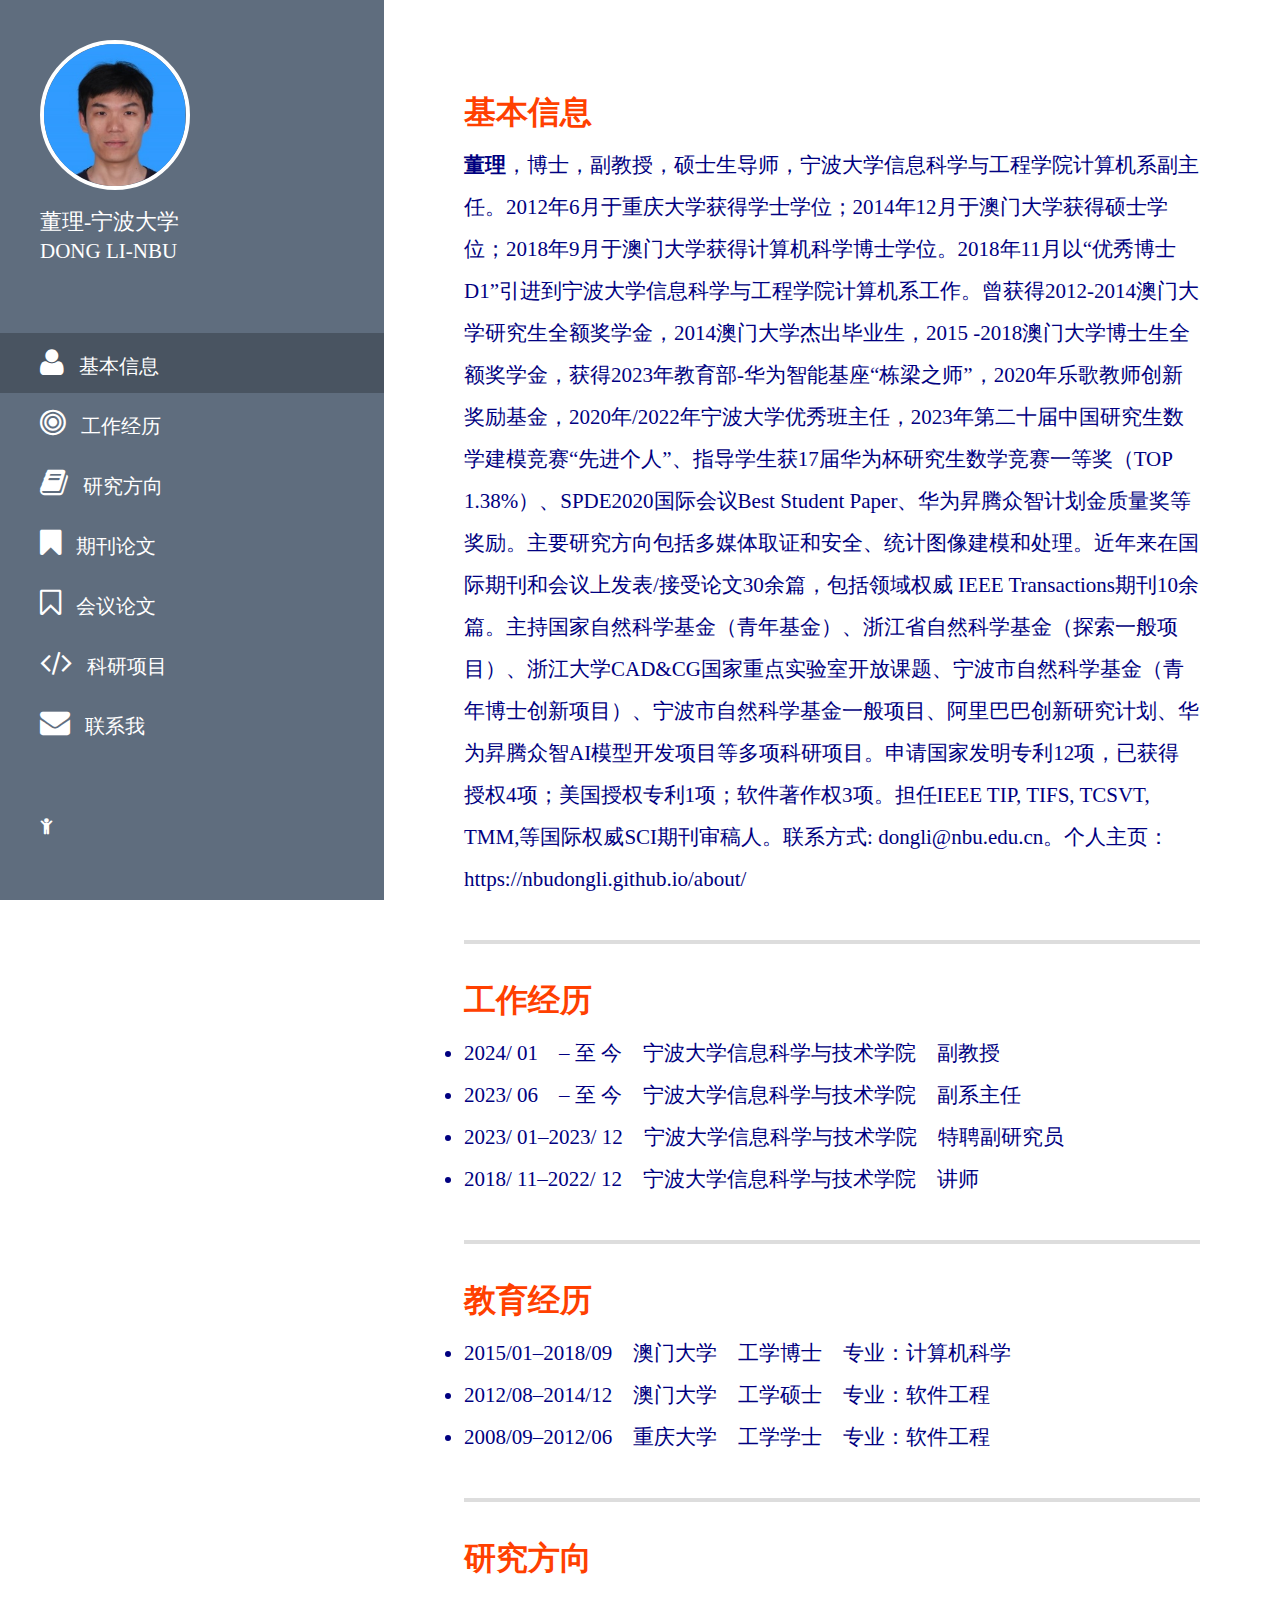
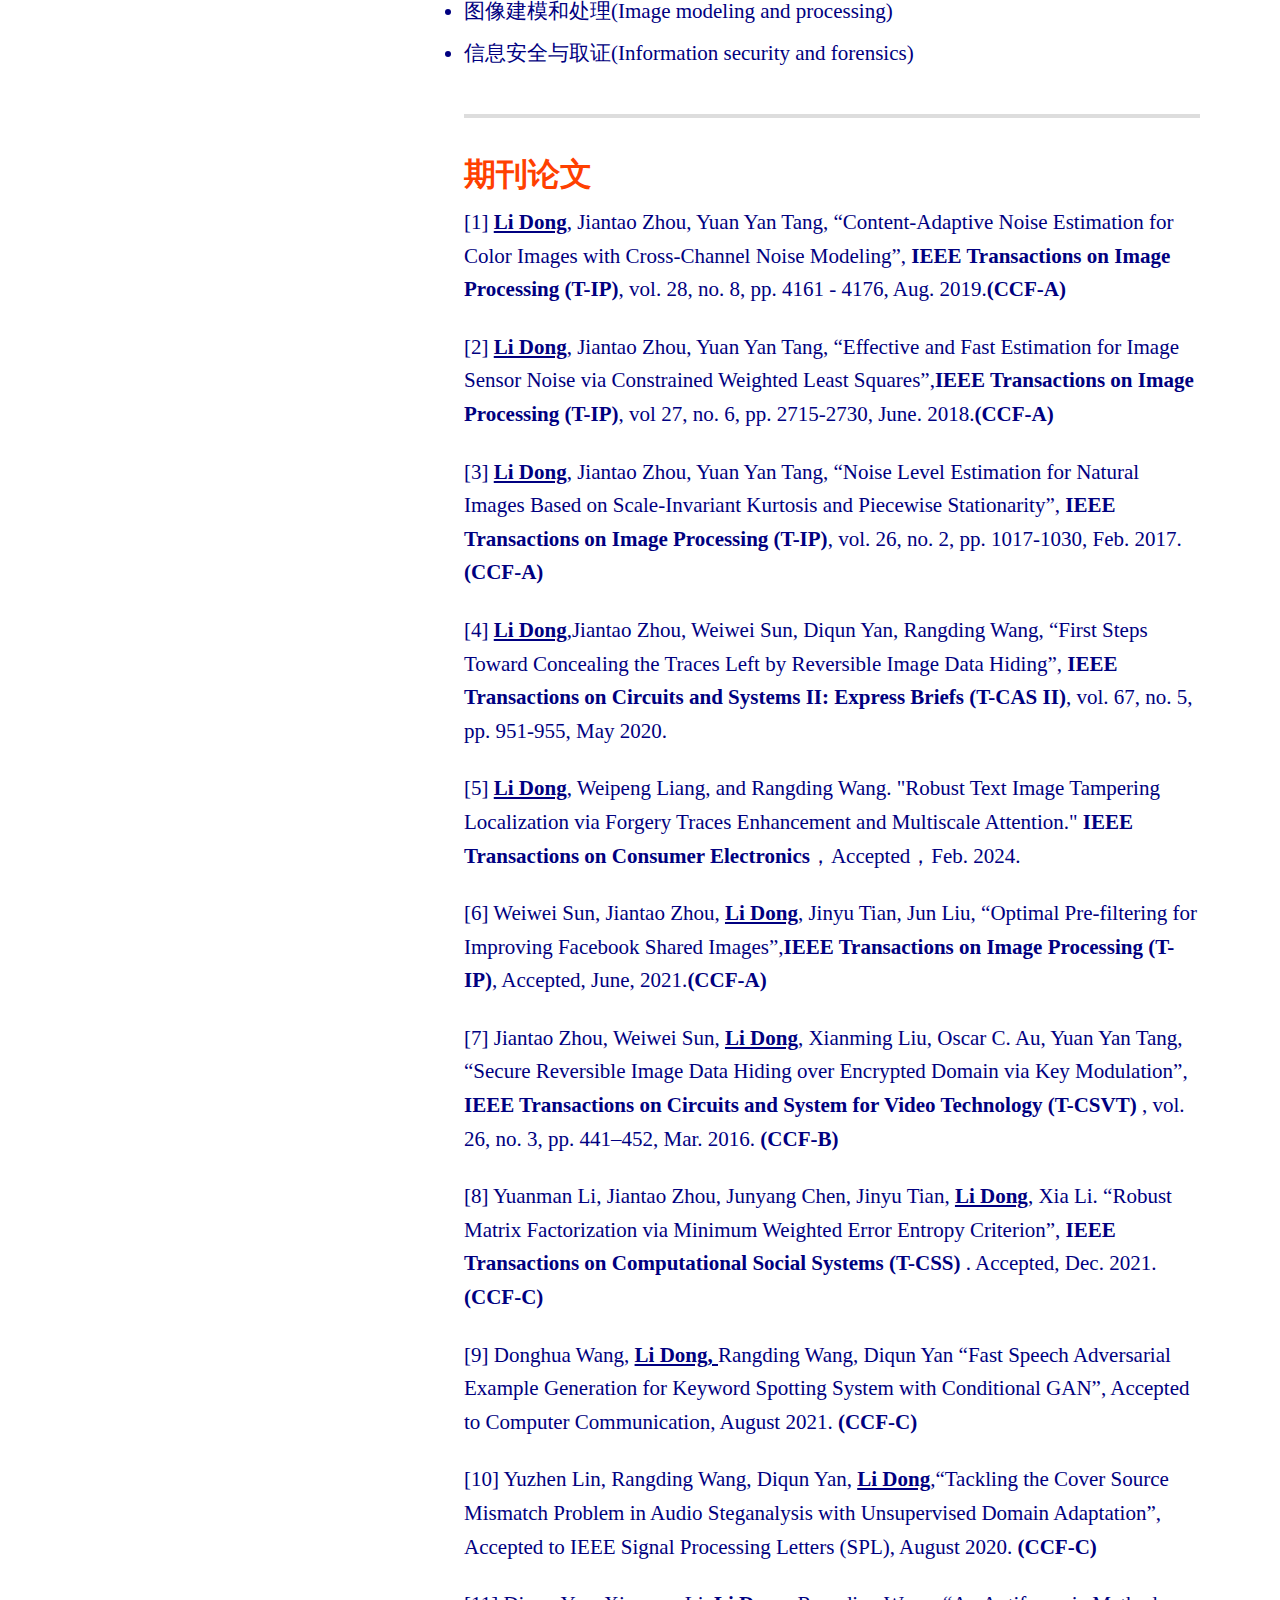
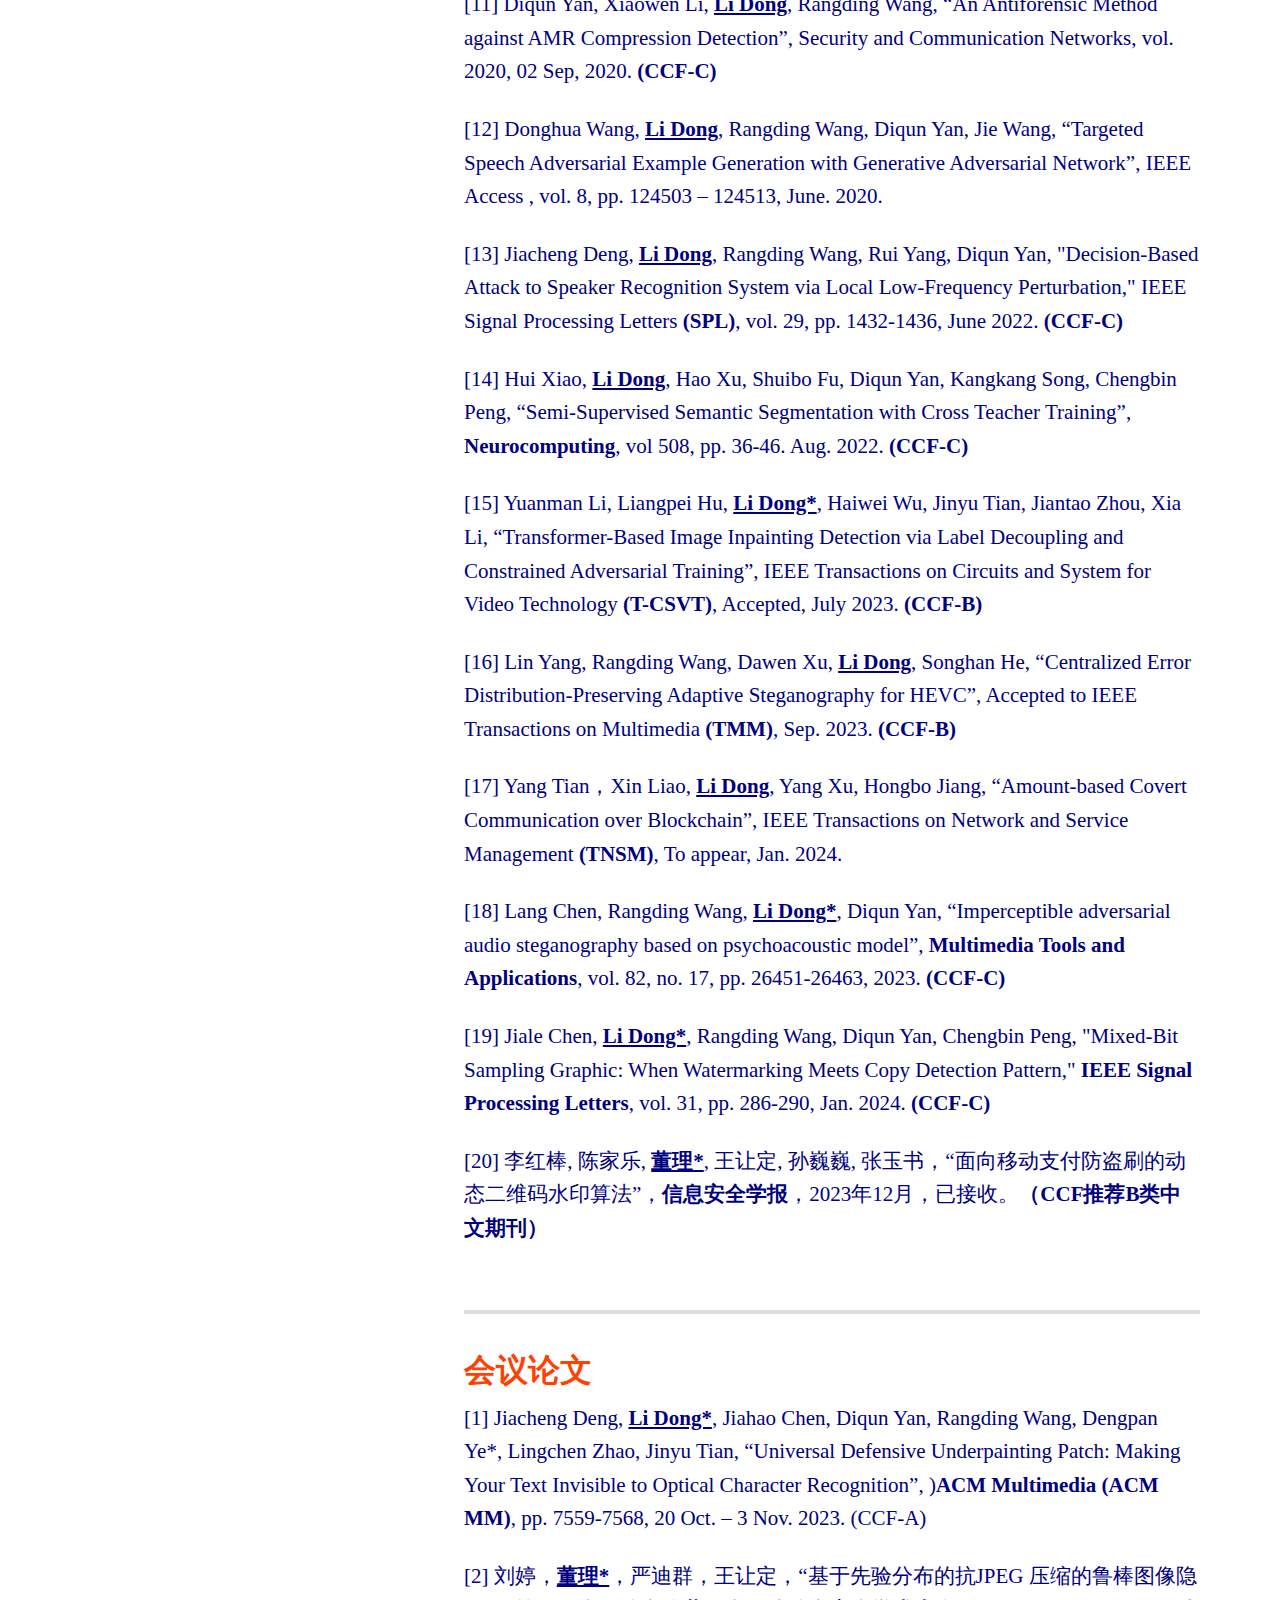
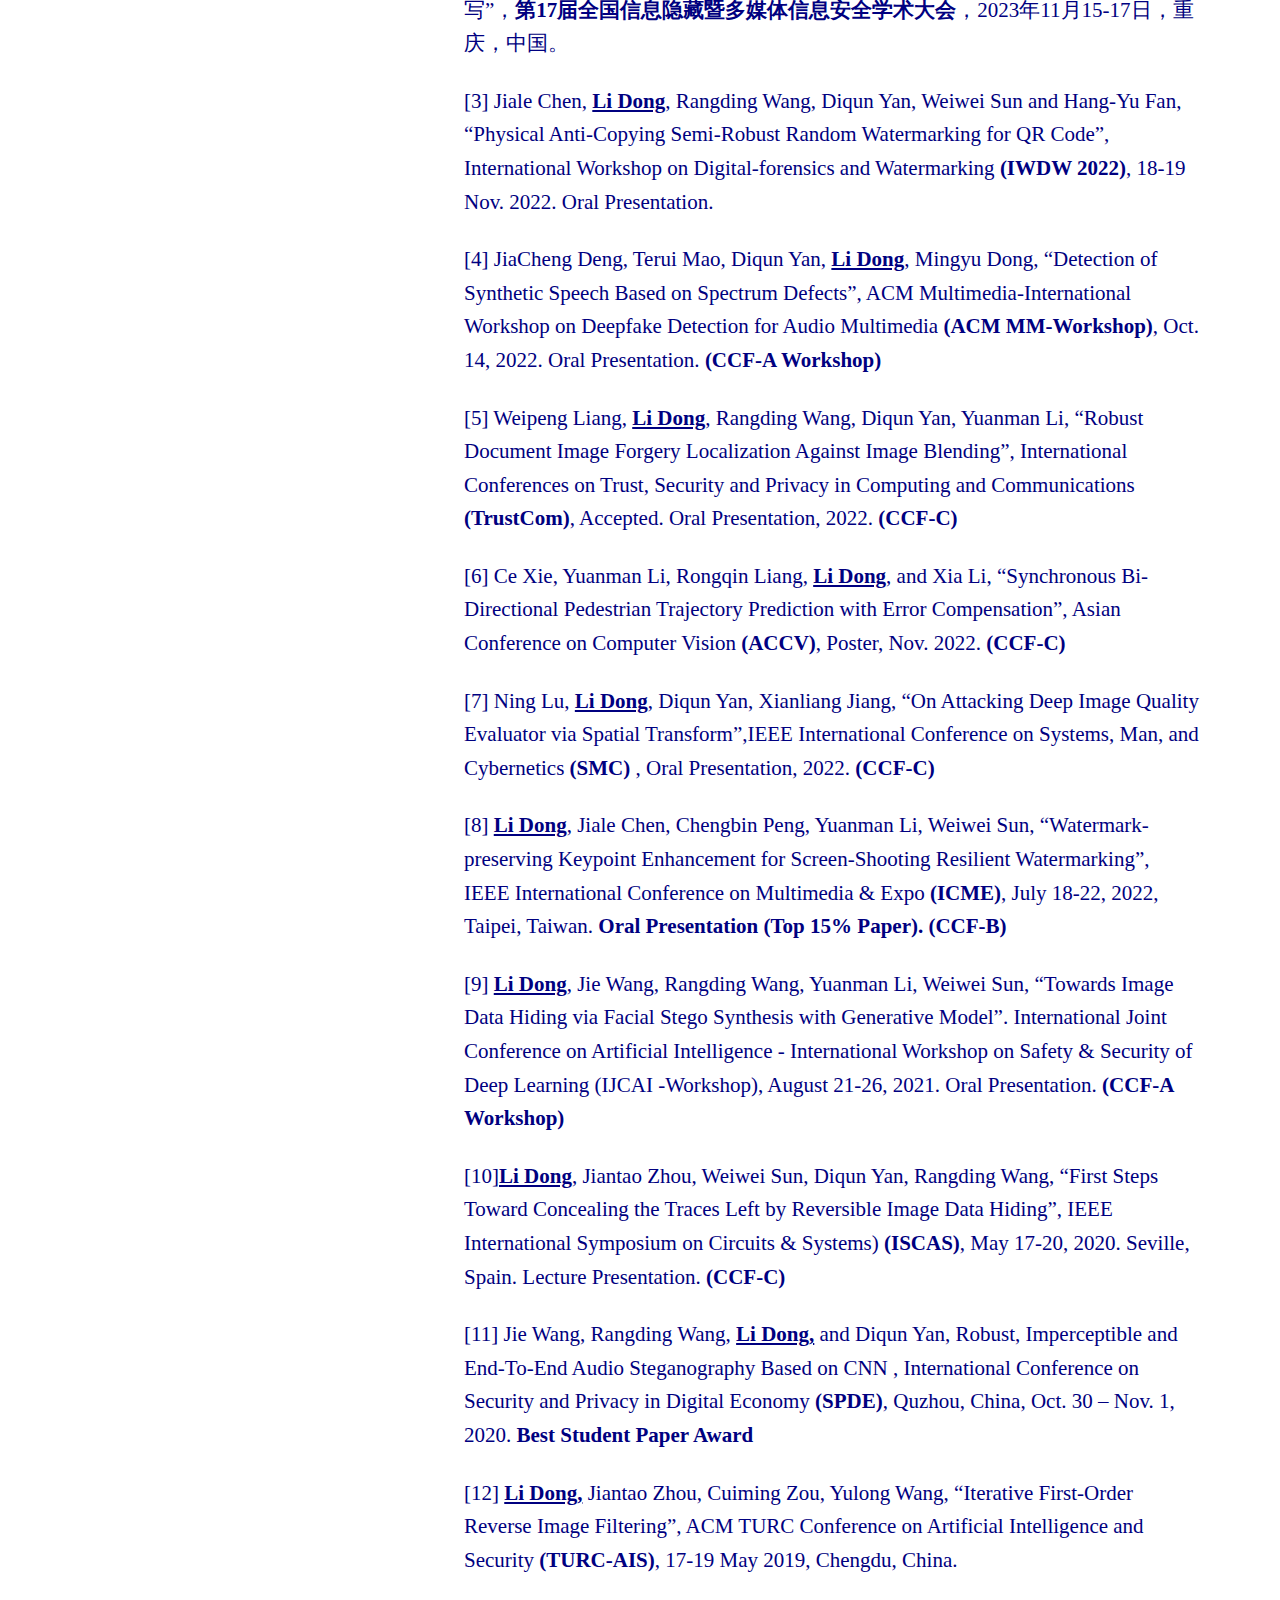
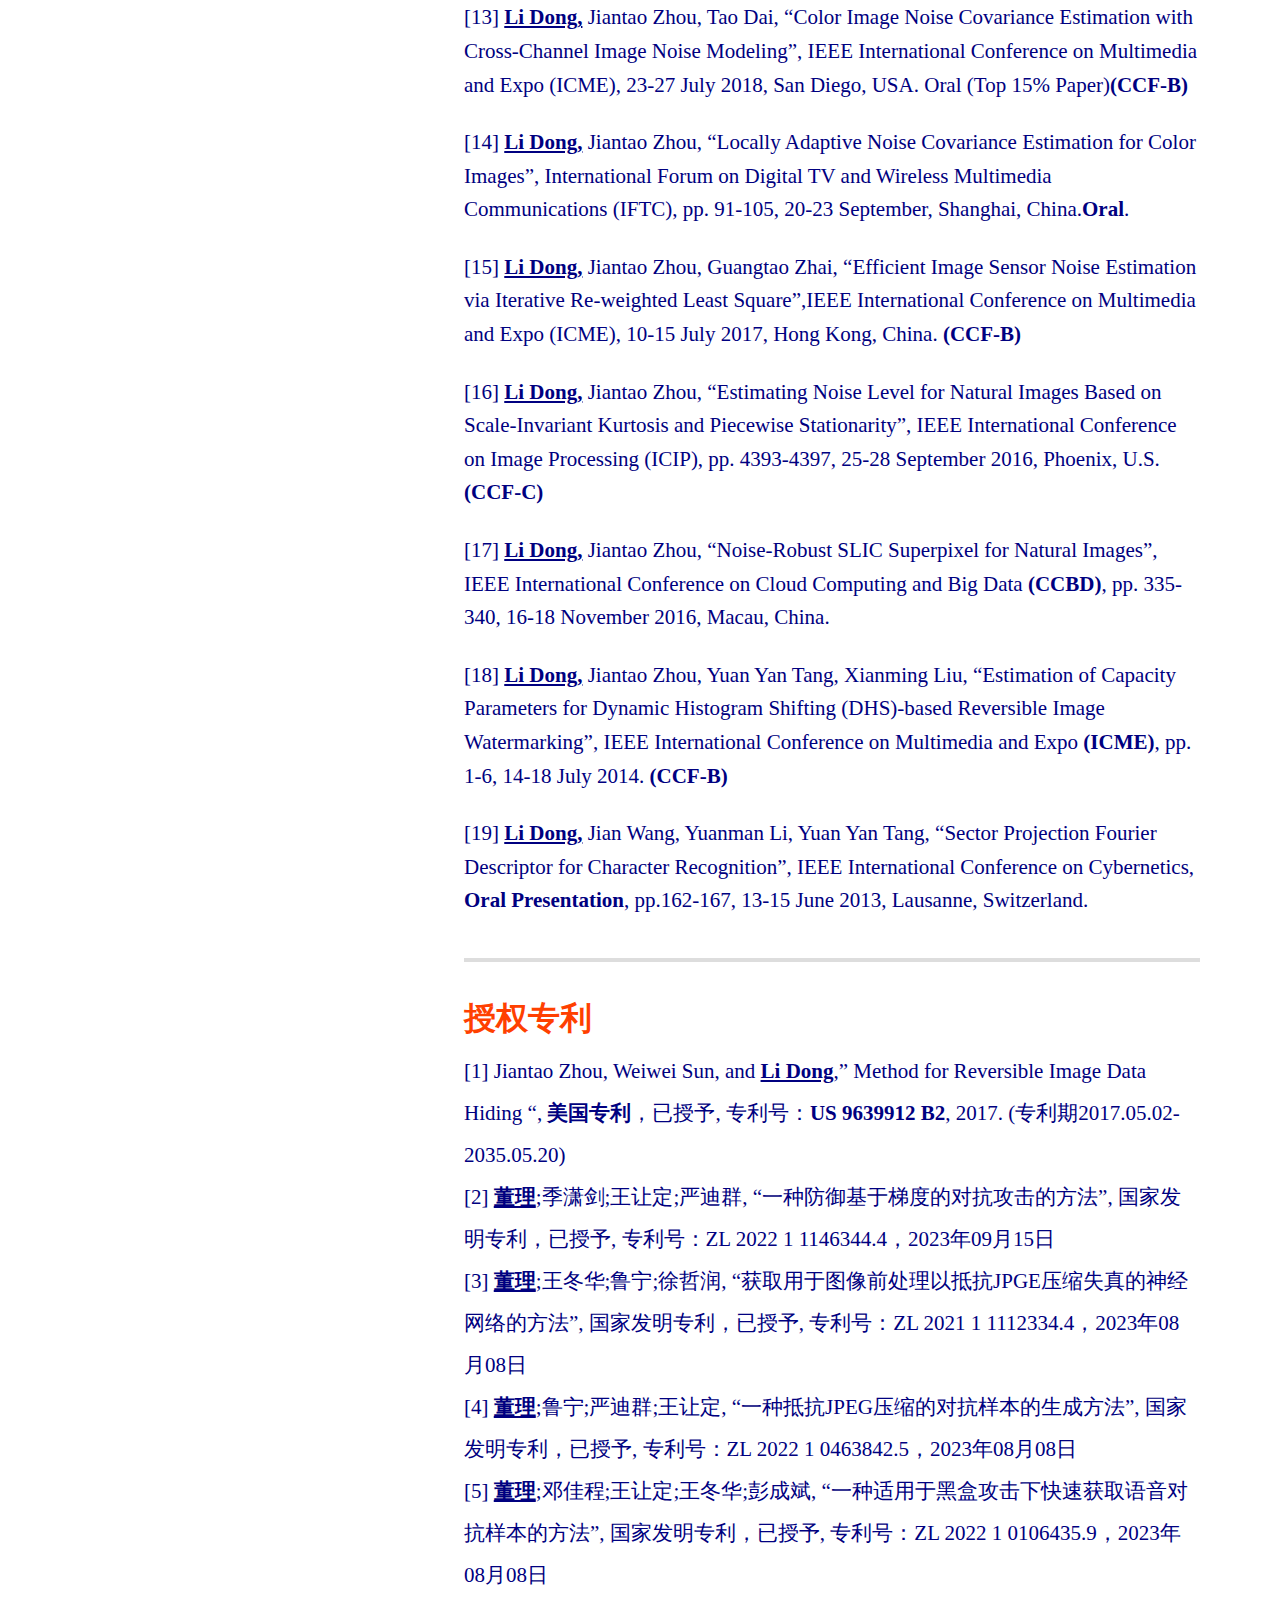
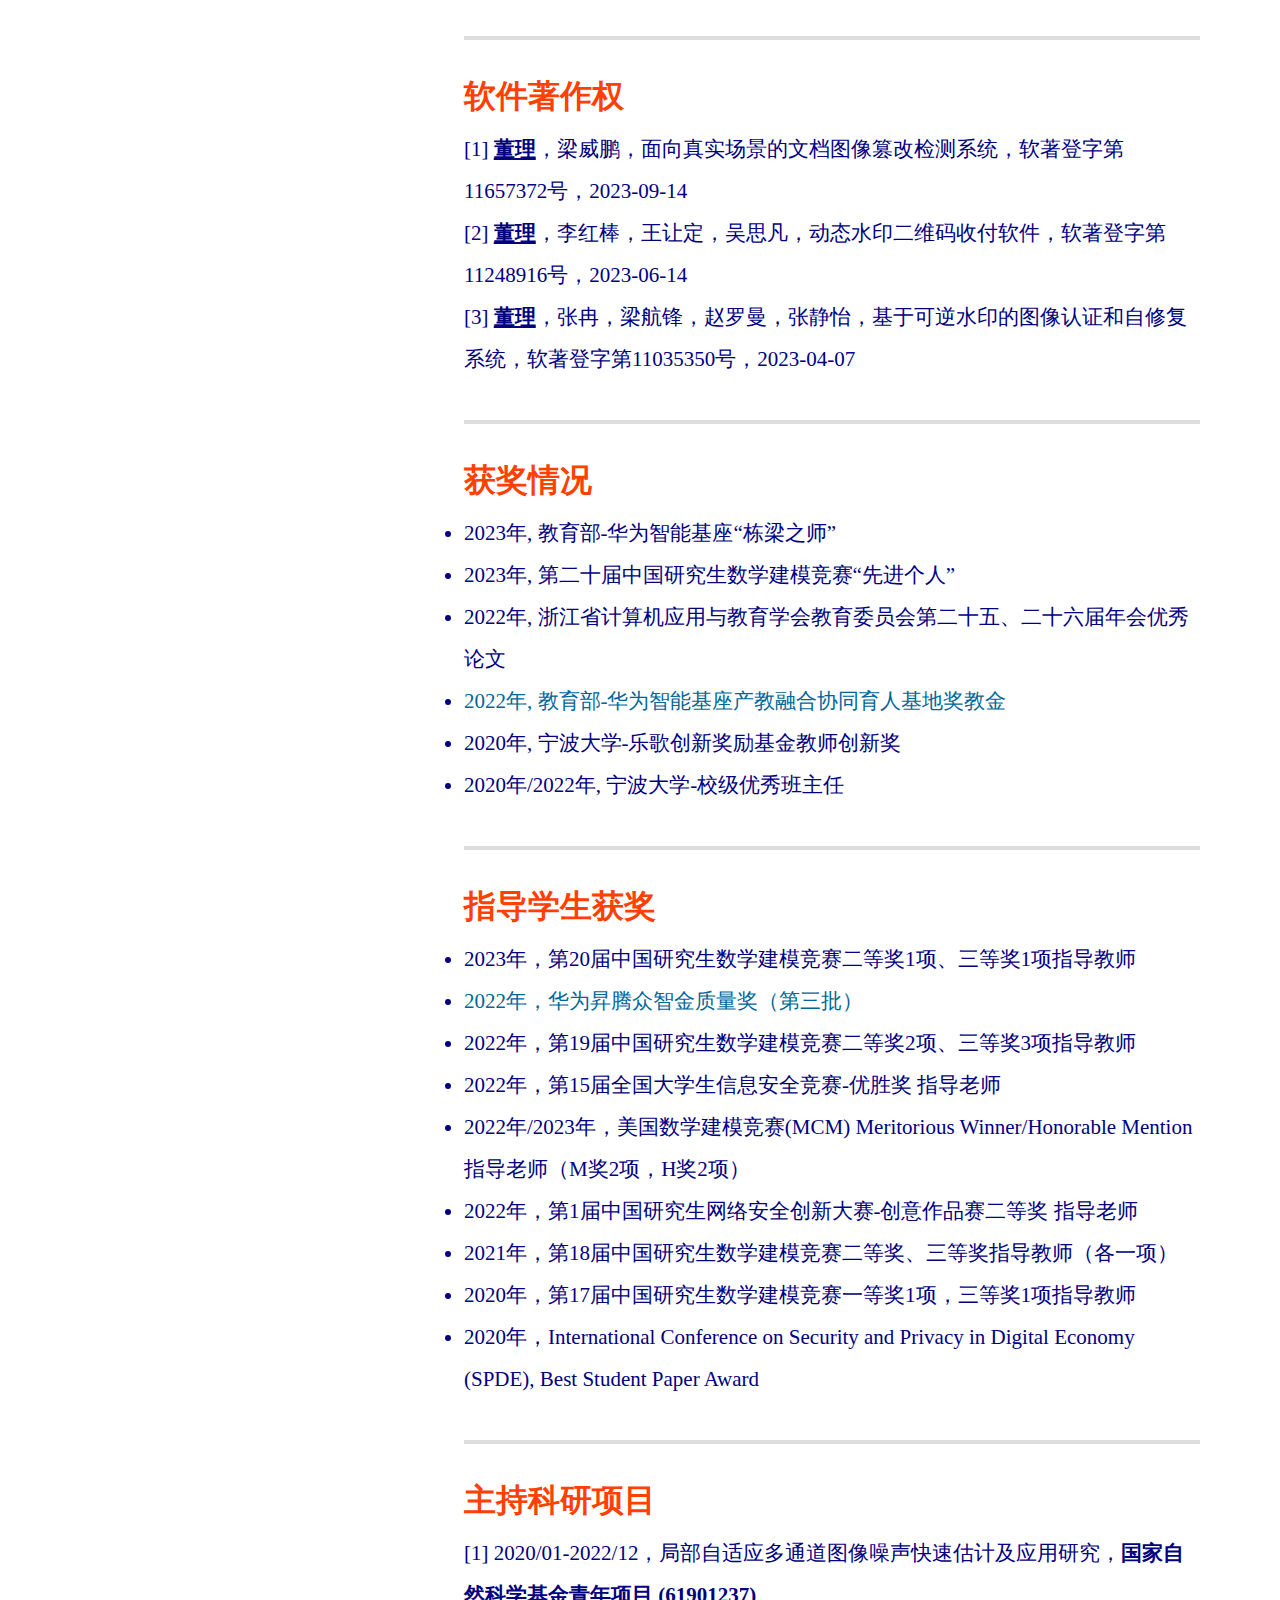
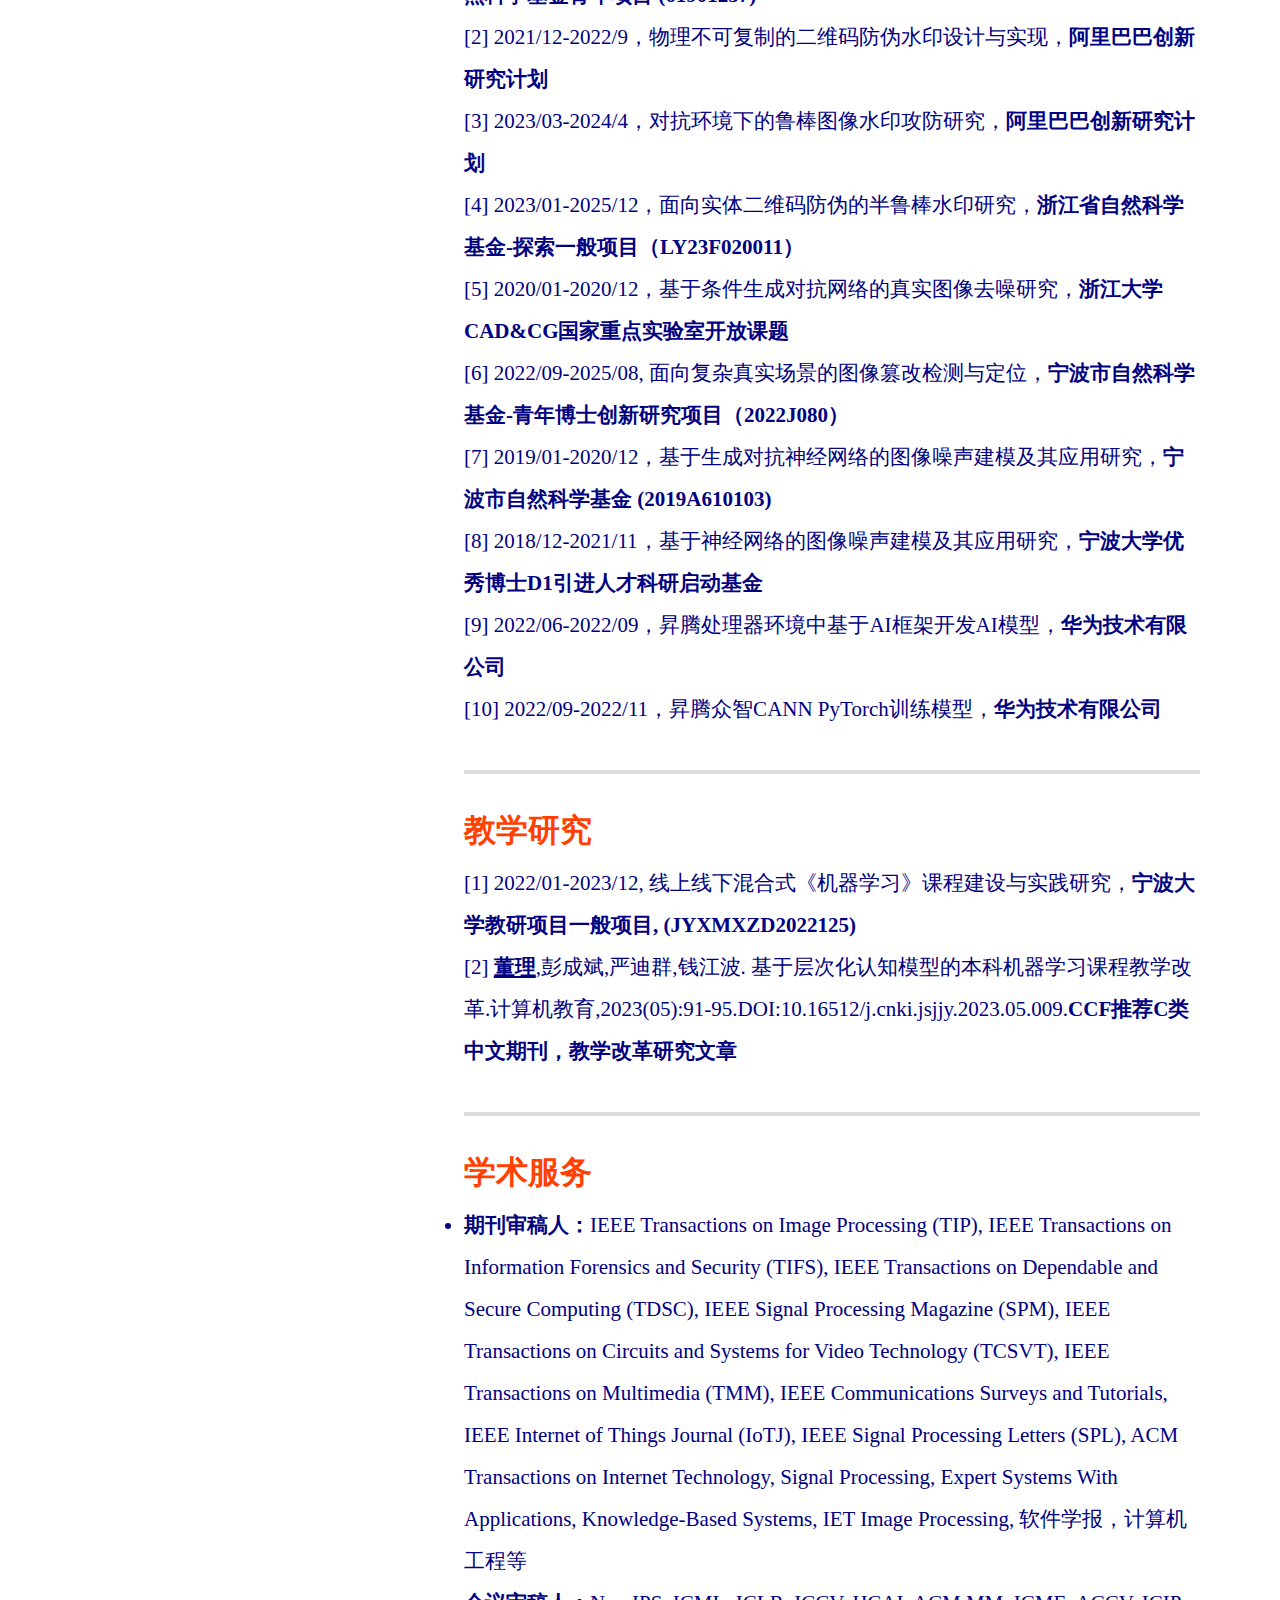
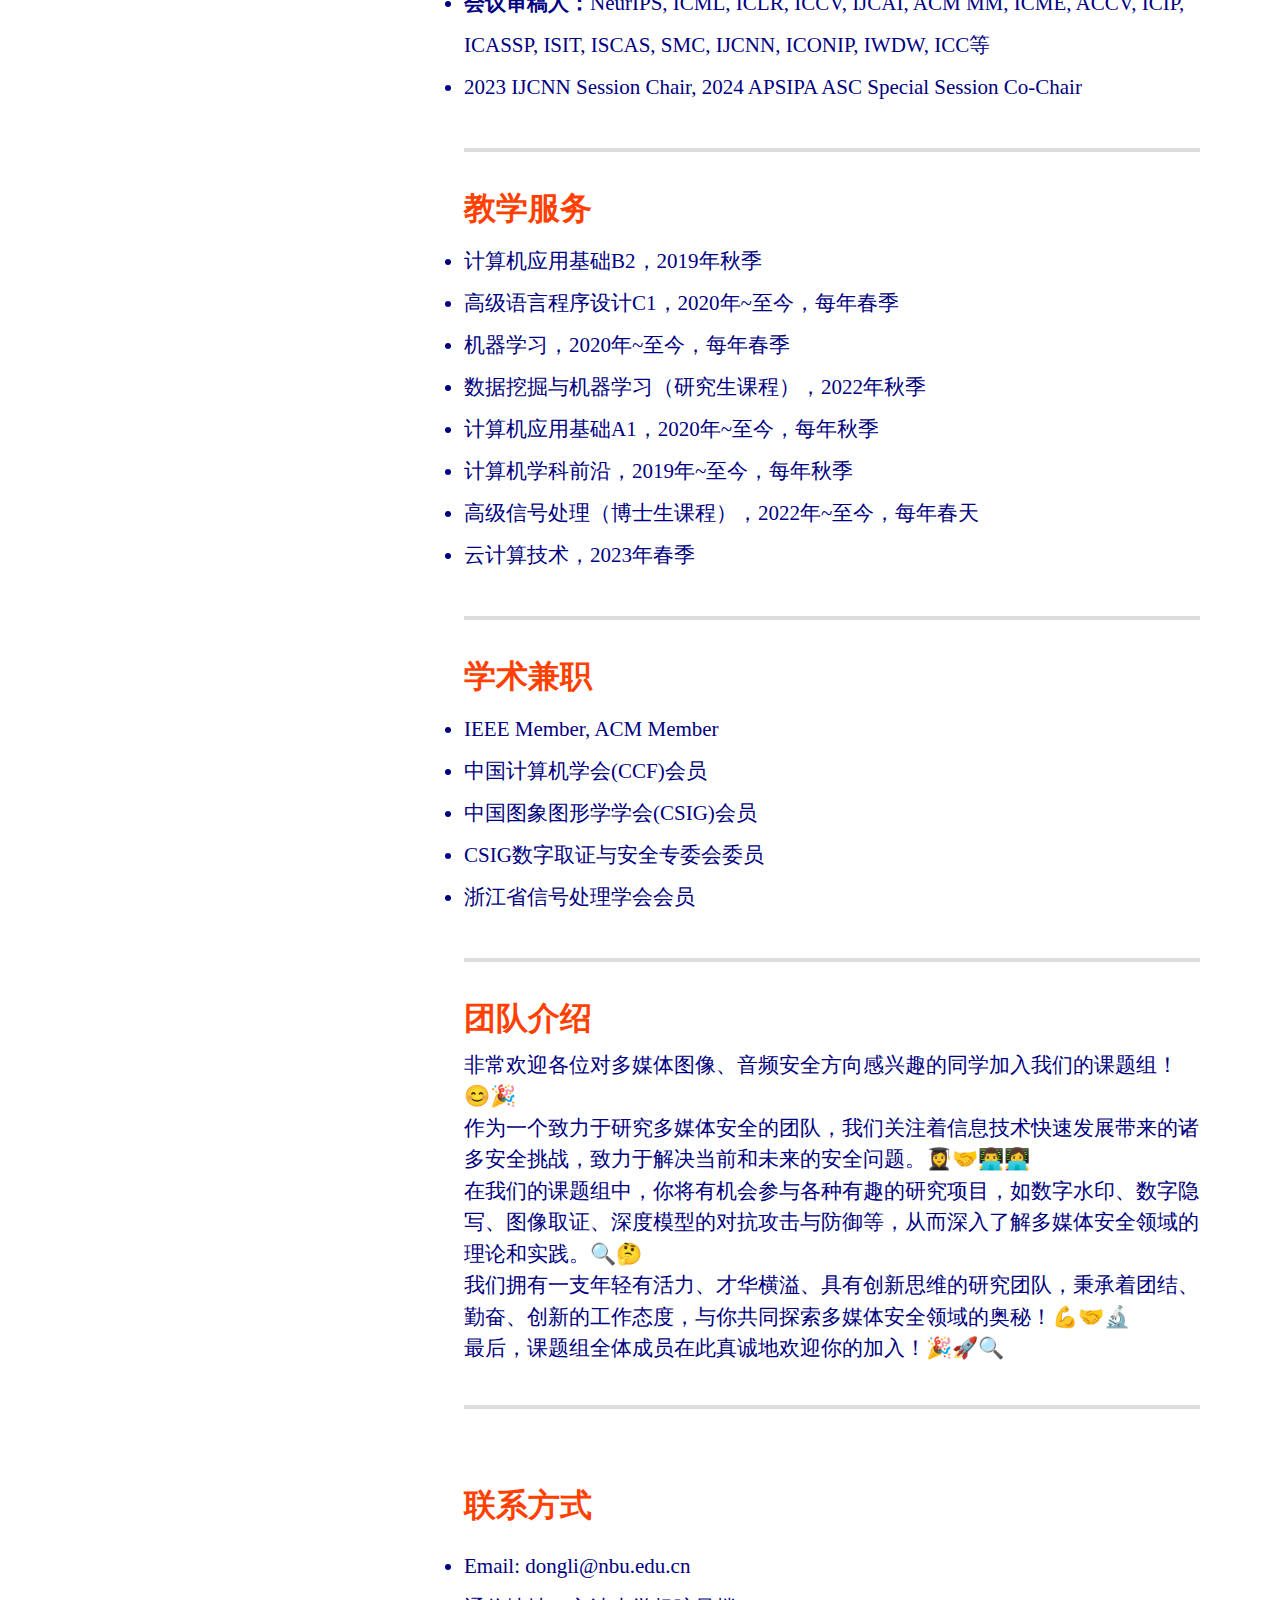
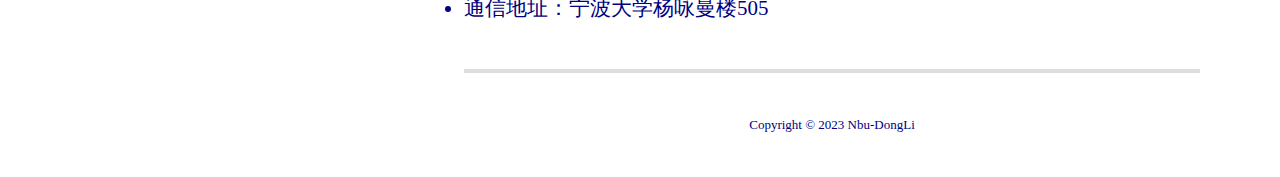
<file: index_zh.html>
<!DOCTYPE html>
<!--[if lt IE 7]>      <html class="no-js lt-ie9 lt-ie8 lt-ie7"> <![endif]-->
<!--[if IE 7]>         <html class="no-js lt-ie9 lt-ie8"> <![endif]-->
<!--[if IE 8]>         <html class="no-js lt-ie9"> <![endif]-->
<!--[if gt IE 8]><!--> <html class="no-js"> <!--<![endif]-->
    <head>
        <meta charset="utf-8">
        <meta http-equiv="X-UA-Compatible" content="IE=edge">
        <title>董理-宁波大学</title>
        <meta name="description" content="">
        <!-- 
    	Volton Template
    	http://www.templatemo.com/tm-441-volton
        -->
        <meta name="viewport" content="width=device-width, initial-scale=1">
        
        <link rel="stylesheet" href="css/normalize.css">
        <link rel="stylesheet" href="css/font-awesome.css">
        <link rel="stylesheet" href="css/bootstrap.min.css">
        <link rel="stylesheet" href="css/templatemo-style.css">
        <script src="js/vendor/modernizr-2.6.2.min.js"></script>
		<style type="text/css">
			strong{
				color:#181717;
				font-weight:normal;
			}
			hhs{
			color:#ff4000;
			font-weight: bold;
			}
			li {
				font-family: "Times New Roman", serif;
			}

			@font-face {
				font-family: 'CustomFont';
				src: url('fonts/songti.woff2') format('woff2'),
					url('fonts/songti.woff') format('woff');
			}

			li:lang(zh) {
				font-family: 'CustomFont', sans-serif;
			}

			.hanging-indent {

			}

	
		</style>
    </head>

    <body>
        <!--[if lt IE 7]>
            <p class="browsehappy">You are using an <b>outdated</b> browser. Please <a href="http://browsehappy.com/">upgrade your browser</a> to improve your experience.</p>
        <![endif]-->
    
        <div class="responsive-header visible-xs visible-sm">
            <div class="container">
                <div class="row">
                    <div class="col-md-12">
                        <div class="top-section">
                            <div class="profile-image">
								<img src="img/avator.png" alt="头像">
                            </div>
                            <div class="profile-content">
                                <h3 class="profile-title">董理-宁波大学</h3>
                                <p class="profile-description">DONG LI-NBU</p>
                            </div>
                        </div>
                    </div>
                </div>
                <a href="#" class="toggle-menu"><i class="fa fa-bars"></i></a>
                <div class="main-navigation responsive-menu">
                    <ul class="navigation">
						<li><a href="#Information"><i class="fa fa-user"></i>基本信息</a></li>
						<li><a href="#worklife"><i class="fa fa-book"></i>工作经历</a></li>
						<li><a href="#education"><i class="fa fa-book"></i>教育经历</a></li>
						<li><a href="#interest"><i class="fa fa-book"></i>研究方向</a></li>
						<li><a href="#jourpaper"><i class="fa fa-bookmark"></i>期刊论文</a></li>
						<li><a href="#conferpaper"><i class="fa fa-bookmark-o"></i>会议论文</a></li>
						<li><a href="#project"><i class="fa fa-code"></i>科研项目</a></li>
						<li><a href="#contact"><i class="fa fa-envelope"></i>联系我</a></li>
                    </ul>
                </div>
            </div>
        </div>

        <!-- SIDEBAR -->
        <div class="sidebar-menu hidden-xs hidden-sm">
            <div class="top-section">
                <div class="profile-image">
                    <img src="img/avator.png" alt="头像">
                </div>
                <h3 class="profile-title">董理-宁波大学</h3>
                <p class="profile-description">DONG LI-NBU</p>
            </div> <!-- top-section -->

            <div class="main-navigation">
                <ul class="navigation">
                    <li><a href="#Information"><i class="fa fa-user"></i>基本信息</a></li>
                    <li><a href="#worklife"><i class="fa fa-bullseye"></i>工作经历</a></li>
                    <li><a href="#interest"><i class="fa fa-book"></i>研究方向</a></li>
					<li><a href="#jourpaper"><i class="fa fa-bookmark"></i>期刊论文</a></li>
					<li><a href="#conferpaper"><i class="fa fa-bookmark-o"></i>会议论文</a></li>
					<li><a href="#project"><i class="fa fa-code"></i>科研项目</a></li>
                    <li><a href="#contact"><i class="fa fa-envelope"></i>联系我</a></li>
                </ul>
            </div> 
            <div class="social-icons">
                <ul>
                    <li><a href="https://www.scholat.com/dongl"><i class="fa fa-child"></i></a></li>
                </ul>
            </div> <!-- .social-icons -->
        </div> <!-- .sidebar-menu -->
        
        <!-- MAIN CONTENT -->
        <div class="main-content">
            <div class="fluid-container">
                <div class="content-wrapper">
                    <div class="page-section">
                    <div class="row">
                        <div class="col-md-12">
                            <!--基本信息-->
							<p style='line-height:2' id="Information"><font size="6"><hhs>基本信息</hhs></font></p>
							
							<ol>
							<li style='line-height:2.0'>
								<b>董理</b>，博士，副教授，硕士生导师，宁波大学信息科学与工程学院计算机系副主任。2012年6月于重庆大学获得学士学位；2014年12月于澳门大学获得硕士学位；2018年9月于澳门大学获得计算机科学博士学位。2018年11月以“优秀博士D1”引进到宁波大学信息科学与工程学院计算机系工作。曾获得2012-2014澳门大学研究生全额奖学金，2014澳门大学杰出毕业生，2015 -2018澳门大学博士生全额奖学金，获得2023年教育部-华为智能基座“栋梁之师”，2020年乐歌教师创新奖励基金，2020年/2022年宁波大学优秀班主任，2023年第二十届中国研究生数学建模竞赛“先进个人”、指导学生获17届华为杯研究生数学竞赛一等奖（TOP 1.38%）、SPDE2020国际会议Best Student Paper、华为昇腾众智计划金质量奖等奖励。主要研究方向包括多媒体取证和安全、统计图像建模和处理。近年来在国际期刊和会议上发表/接受论文30余篇，包括领域权威 IEEE Transactions期刊10余篇。主持国家自然科学基金（青年基金）、浙江省自然科学基金（探索一般项目）、浙江大学CAD&CG国家重点实验室开放课题、宁波市自然科学基金（青年博士创新项目）、宁波市自然科学基金一般项目、阿里巴巴创新研究计划、华为昇腾众智AI模型开发项目等多项科研项目。申请国家发明专利12项，已获得授权4项；美国授权专利1项；软件著作权3项。担任IEEE TIP, TIFS, TCSVT, TMM,等国际权威SCI期刊审稿人。联系方式: dongli@nbu.edu.cn。个人主页：https://nbudongli.github.io/about/
							</li>
                            </ol>
                            <hr>
							<br>


                            <!--工作经历-->
							<p style='line-height:2' id="worklife"><font size="6"><hhs>工作经历</hhs></font></p>		
							
							<li style='line-height:2'>2024/ 01&emsp;– 至 今&emsp;宁波大学信息科学与技术学院&emsp;副教授</li>
							<li style='line-height:2'>2023/ 06&emsp;– 至 今&emsp;宁波大学信息科学与技术学院&emsp;副系主任</li>
							<li style='line-height:2'>2023/ 01–2023/ 12&emsp;宁波大学信息科学与技术学院&emsp;特聘副研究员</li>
							<li style='line-height:2'>2018/ 11–2022/ 12&emsp;宁波大学信息科学与技术学院&emsp;讲师</li>
							<hr>
							<br>



							<p style='line-height:2' id="education"><font size="6"><hhs>教育经历</hhs></font></p>		
							<!--教育经历-->
							<li style='line-height:2'>2015/01–2018/09&emsp;澳门大学&emsp;工学博士&emsp;专业：计算机科学</li>
							<li style='line-height:2'>2012/08–2014/12&emsp;澳门大学&emsp;工学硕士&emsp;专业：软件工程</li>
							<li style='line-height:2'>2008/09–2012/06&emsp;重庆大学&emsp;工学学士&emsp;专业：软件工程</li>
							<hr>
							<br>
							<p style='line-height:2'  id="interest"><font size="6"><hhs>研究方向</hhs></font></p>		
							<!--研究方向-->
							<li style='line-height:2'>图像建模和处理(Image modeling and processing)</li>
							<li style='line-height:2'>信息安全与取证(Information security and forensics)</li>
							<hr>
							<br>
							<p style='line-height:2' id="jourpaper"><font size="6"><hhs>期刊论文</hhs></font></p>		
							<!--期刊论文-->
							<ol>
								<li style='line-height:1.6'  class="hanging-indent">[1] <b><u>Li Dong</u></b>, Jiantao Zhou, Yuan Yan Tang, “Content-Adaptive Noise Estimation for Color Images with Cross-Channel Noise Modeling”, <b>IEEE Transactions on Image Processing (T-IP)</b>, vol. 28, no. 8, pp. 4161 - 4176, Aug. 2019.<b>(CCF-A)</b> </li>
								<br>
								<li style='line-height:1.6'  class="hanging-indent">[2] <b><u>Li Dong</u></b>, Jiantao Zhou, Yuan Yan Tang, “Effective and Fast Estimation for Image Sensor Noise via Constrained Weighted Least Squares”,<b>IEEE Transactions on Image Processing (T-IP)</b>, vol 27, no. 6, pp. 2715-2730, June. 2018.<b>(CCF-A)</b> </li>
								<br>
								<li style='line-height:1.6'  class="hanging-indent">[3] <b><u>Li Dong</u></b>, Jiantao Zhou, Yuan Yan Tang, “Noise Level Estimation for Natural Images Based on Scale-Invariant Kurtosis and Piecewise Stationarity”, <b>IEEE Transactions on Image Processing (T-IP)</b>, vol. 26, no. 2, pp. 1017-1030, Feb. 2017.<b>(CCF-A)</b></li>
								<br>
								<li style='line-height:1.6'  class="hanging-indent">[4] <b><u>Li Dong</u></b>,Jiantao Zhou, Weiwei Sun, Diqun Yan, Rangding Wang, “First Steps Toward Concealing the Traces Left by Reversible Image Data Hiding”, <b>IEEE Transactions on Circuits and Systems II: Express Briefs (T-CAS II)</b>, vol. 67, no. 5, pp. 951-955, May 2020. </li>
								<br>
								<li style='line-height:1.6'  class="hanging-indent">[5] <u><b>Li Dong</u></b>, Weipeng Liang, and Rangding Wang. "Robust Text Image Tampering Localization via Forgery Traces Enhancement and Multiscale Attention." <b>IEEE Transactions on Consumer Electronics</b>，Accepted，Feb. 2024.</li>
								<br>
								<li style='line-height:1.6'  class="hanging-indent">[6] Weiwei Sun, Jiantao Zhou, <b><u>Li Dong</u></b>, Jinyu Tian, Jun Liu, “Optimal Pre-filtering for Improving Facebook Shared Images”,<b>IEEE Transactions on Image Processing (T-IP)</b>, Accepted, June, 2021.<b>(CCF-A)</b> </li>
								<br>
								<li style='line-height:1.6'  class="hanging-indent">[7] Jiantao Zhou, Weiwei Sun, <b><u>Li Dong</u></b>, Xianming Liu, Oscar C. Au, Yuan Yan Tang, “Secure Reversible Image Data Hiding over Encrypted Domain via Key Modulation”, <b> IEEE Transactions on Circuits and System for Video Technology (T-CSVT)</b> , vol. 26, no. 3, pp. 441–452, Mar. 2016. <b>(CCF-B)</b>  </li>
								<br>
								<li style='line-height:1.6'  class="hanging-indent">[8] Yuanman Li, Jiantao Zhou, Junyang Chen, Jinyu Tian, <b><u>Li Dong</u></b>, Xia Li. “Robust Matrix Factorization via Minimum Weighted Error Entropy Criterion”, <b> IEEE Transactions on Computational Social Systems (T-CSS)</b> . Accepted, Dec. 2021.<b>(CCF-C)</b> </li>
								<br>
								<li style='line-height:1.6'  class="hanging-indent">[9] Donghua Wang, <b><u>Li Dong, </u></b> Rangding Wang, Diqun Yan “Fast Speech Adversarial Example Generation for Keyword Spotting System with Conditional GAN”, Accepted to Computer Communication, August 2021.<b> (CCF-C)</b>  </li>
								<br>
								<li style='line-height:1.6'  class="hanging-indent">[10] Yuzhen Lin, Rangding Wang, Diqun Yan, <b><u>Li Dong</u></b>,“Tackling the Cover Source Mismatch Problem in Audio Steganalysis with Unsupervised Domain Adaptation”, Accepted to IEEE Signal Processing Letters (SPL), August 2020. <b> (CCF-C)</b> </li>
								<br>
								<li style='line-height:1.6'  class="hanging-indent">[11] Diqun Yan, Xiaowen Li, <b><u>Li Dong</u></b>, Rangding Wang, “An Antiforensic Method against AMR Compression Detection”, Security and Communication Networks, vol. 2020, 02 Sep, 2020. <b> (CCF-C)</b>  </li>
								<br>
								<li style='line-height:1.6'  class="hanging-indent">[12] Donghua Wang, <b><u>Li Dong</u></b>, Rangding Wang, Diqun Yan, Jie Wang, “Targeted Speech Adversarial Example Generation with Generative Adversarial Network”,  IEEE Access , vol. 8, pp. 124503 – 124513, June. 2020. </li>
								<br>
								<li style='line-height:1.6'  class="hanging-indent">[13] Jiacheng Deng, <b><u>Li Dong</u></b>, Rangding Wang, Rui Yang, Diqun Yan, "Decision-Based Attack to Speaker Recognition System via Local Low-Frequency Perturbation," IEEE Signal Processing Letters <b>(SPL)</b>, vol. 29, pp. 1432-1436, June 2022.<b> (CCF-C)</b> </li>
								<br>
								<li style='line-height:1.6'  class="hanging-indent">[14] Hui Xiao, <b><u>Li Dong</u></b>, Hao Xu, Shuibo Fu, Diqun Yan, Kangkang Song, Chengbin Peng, “Semi-Supervised Semantic Segmentation with Cross Teacher Training”, <b>Neurocomputing</b>, vol 508, pp. 36-46. Aug. 2022. <b>(CCF-C)</b> </li>
								<br>
                                <li style='line-height:1.6'  class="hanging-indent">[15] Yuanman Li, Liangpei Hu,  <b><u>Li Dong*</u></b>, Haiwei Wu, Jinyu Tian, Jiantao Zhou, Xia Li, “Transformer-Based Image Inpainting Detection via Label Decoupling and Constrained Adversarial Training”, IEEE Transactions on Circuits and System for Video Technology <b>(T-CSVT)</b>, Accepted, July 2023. <b> (CCF-B)</b></li>
                                <br>
                                <li style='line-height:1.6'  class="hanging-indent">[16] Lin Yang, Rangding Wang, Dawen Xu, <u><b>Li Dong</u></b>, Songhan He, “Centralized Error Distribution-Preserving Adaptive Steganography for HEVC”, Accepted to IEEE Transactions on Multimedia<b> (TMM)</b>, Sep. 2023. <b>(CCF-B) </b></li>
                                <br>
                                <li style='line-height:1.6'  class="hanging-indent">[17] Yang Tian，Xin Liao, <u><b>Li Dong</u></b>, Yang Xu, Hongbo Jiang, “Amount-based Covert Communication over Blockchain”, IEEE Transactions on Network and Service Management <b>(TNSM)</b>, To appear, Jan. 2024.</li>
                                <br>

								<li style='line-height:1.6'  class="hanging-indent">[18] Lang Chen, Rangding Wang, <b><u>Li Dong*</u></b>, Diqun Yan, “Imperceptible adversarial audio steganography based on psychoacoustic model”, <b>Multimedia Tools and Applications</b>, vol. 82, no. 17, pp. 26451-26463, 2023. <b>(CCF-C)</b></li>
								<br>
								<li style='line-height:1.6'  class="hanging-indent">[19] Jiale Chen, <b><u>Li Dong*</u></b>, Rangding Wang, Diqun Yan, Chengbin Peng, "Mixed-Bit Sampling Graphic: When Watermarking Meets Copy Detection Pattern," <b>IEEE Signal Processing Letters</b>, vol. 31, pp. 286-290, Jan. 2024. <b>(CCF-C)</b> </li>
								<br>
								<li style='line-height:1.6'  class="hanging-indent">[20] 李红棒, 陈家乐, <u><b>董理*</b></u>, 王让定, 孙巍巍, 张玉书，“面向移动支付防盗刷的动态二维码水印算法”，<b>信息安全学报</b>，2023年12月，已接收。<b>（CCF推荐B类中文期刊）</b> </li>
								<br>
								
							</ol>
							<hr>
							<br>
							<p style='line-height:2' id="conferpaper"><font size="6"><hhs>会议论文</hhs></font></p>		
							<!--会议论文-->
							<ol>
                                
                                <li style='line-height:1.6'  class="hanging-indent">[1] Jiacheng Deng, <b><u>Li Dong*</u></b>, Jiahao Chen, Diqun Yan, Rangding Wang, Dengpan Ye*, Lingchen Zhao, Jinyu Tian, “Universal Defensive Underpainting Patch: Making Your Text Invisible to Optical Character Recognition”, )<b>ACM Multimedia (ACM MM)</b>, pp. 7559-7568, 20 Oct. – 3 Nov. 2023. (CCF-A)</li>
                                <br>
                                <li style='line-height:1.6'  class="hanging-indent">[2]	刘婷，<u><b>董理*</b></u>，严迪群，王让定，“基于先验分布的抗JPEG 压缩的鲁棒图像隐写”，<b>第17届全国信息隐藏暨多媒体信息安全学术大会</b>，2023年11月15-17日，重庆，中国。</li>
								<br>
                                <li style='line-height:1.6'  class="hanging-indent">[3] Jiale Chen, <u><b>Li Dong</b></u>, Rangding Wang, Diqun Yan, Weiwei Sun and Hang-Yu Fan, “Physical Anti-Copying Semi-Robust Random Watermarking for QR Code”, International Workshop on Digital-forensics and Watermarking <b>(IWDW 2022)</b>, 18-19 Nov. 2022. Oral Presentation. </li>
								<br>
								<li style='line-height:1.6'  class="hanging-indent">[4] JiaCheng Deng, Terui Mao, Diqun Yan, <u><b>Li Dong</b></u>, Mingyu Dong, “Detection of Synthetic Speech Based on Spectrum Defects”, ACM Multimedia-International Workshop on Deepfake Detection for Audio Multimedia <b>(ACM MM-Workshop)</b>, Oct. 14, 2022.  Oral Presentation. <b>(CCF-A Workshop)</b> </li>
								<br>
								<li style='line-height:1.6'  class="hanging-indent">[5] Weipeng Liang, <u><b>Li Dong</b></u>, Rangding Wang, Diqun Yan, Yuanman Li, “Robust Document Image Forgery Localization Against Image Blending”, International Conferences on Trust, Security and Privacy in Computing and Communications <b>(TrustCom)</b>, Accepted. Oral Presentation, 2022. <b>(CCF-C)</b> </li>
								<br>
								<li style='line-height:1.6'  class="hanging-indent">[6] Ce Xie, Yuanman Li, Rongqin Liang, <u><b>Li Dong</b></u>, and Xia Li, “Synchronous Bi-Directional Pedestrian Trajectory Prediction with Error Compensation”, Asian Conference on Computer Vision <b>(ACCV)</b>, Poster, Nov. 2022. <b>(CCF-C)</b> </li>
								<br>
								<li style='line-height:1.6'  class="hanging-indent">[7] Ning Lu, <u><b>Li Dong</b></u>, Diqun Yan, Xianliang Jiang, “On Attacking Deep Image Quality Evaluator via Spatial Transform”,IEEE International Conference on Systems, Man, and Cybernetics  <b>(SMC)</b> , Oral Presentation, 2022. <b> (CCF-C)</b> </li>
								<br>
								<li style='line-height:1.6'  class="hanging-indent">[8] <u><b>Li Dong</b></u>, Jiale Chen, Chengbin Peng, Yuanman Li, Weiwei Sun, “Watermark-preserving Keypoint Enhancement for Screen-Shooting Resilient Watermarking”, IEEE International Conference on Multimedia & Expo  <b>(ICME)</b>, July 18-22, 2022, Taipei, Taiwan. <b>Oral Presentation (Top 15% Paper). (CCF-B)</b> </li>
								<br>
								<li style='line-height:1.6'  class="hanging-indent">[9] <u><b>Li Dong</b></u>, Jie Wang, Rangding Wang, Yuanman Li, Weiwei Sun, “Towards Image Data Hiding via Facial Stego Synthesis with Generative Model”. International Joint Conference on Artificial Intelligence - International Workshop on Safety & Security of Deep Learning  (IJCAI -Workshop), August 21-26, 2021.  Oral Presentation. <b>(CCF-A Workshop)</b> </li>
								<br>
								<li style='line-height:1.6'  class="hanging-indent">[10]<u><b>Li Dong</b></u>, Jiantao Zhou, Weiwei Sun, Diqun Yan, Rangding Wang, “First Steps Toward Concealing the Traces Left by Reversible Image Data Hiding”, IEEE International Symposium on Circuits & Systems)<b> (ISCAS)</b>, May 17-20, 2020. Seville, Spain. Lecture Presentation. <b>(CCF-C)</b></li>
								<br>
								<li style='line-height:1.6'  class="hanging-indent">[11] Jie Wang, Rangding Wang, <u><b>Li Dong,</b></u> and Diqun Yan, Robust, Imperceptible and End-To-End Audio Steganography Based on CNN , International Conference on Security and Privacy in Digital Economy <b>(SPDE)</b>, Quzhou, China, Oct. 30 – Nov. 1, 2020. <b>Best Student Paper Award</b></li>
								<br>
								<li style='line-height:1.6'  class="hanging-indent">[12] <u><b>Li Dong,</b></u> Jiantao Zhou, Cuiming Zou, Yulong Wang, “Iterative First-Order Reverse Image Filtering”, ACM TURC Conference on Artificial Intelligence and Security <b>(TURC-AIS)</b>, 17-19 May 2019, Chengdu, China.</li>
								<br>
								<li style='line-height:1.6'  class="hanging-indent">[13] <u><b>Li Dong,</b></u> Jiantao Zhou, Tao Dai, “Color Image Noise Covariance Estimation with Cross-Channel Image Noise Modeling”, IEEE International Conference on Multimedia and Expo (ICME), 23-27 July 2018, San Diego, USA. Oral (Top 15% Paper)<b>(CCF-B)</b></li>
								<br>
								<li style='line-height:1.6'  class="hanging-indent">[14] <u><b>Li Dong,</b></u> Jiantao Zhou, “Locally Adaptive Noise Covariance Estimation for Color Images”, International Forum on Digital TV and Wireless Multimedia Communications (IFTC), pp. 91-105, 20-23 September, Shanghai, China.<b>Oral</b>.</li>
								<br>
								<li style='line-height:1.6'  class="hanging-indent">[15] <u><b>Li Dong,</b></u> Jiantao Zhou, Guangtao Zhai, “Efficient Image Sensor Noise Estimation via Iterative Re-weighted Least Square”,IEEE International Conference on Multimedia and Expo (ICME), 10-15 July 2017, Hong Kong, China. <b>(CCF-B)</b></li>
								<br>
								<li style='line-height:1.6'  class="hanging-indent">[16] <u><b>Li Dong,</b></u> Jiantao Zhou, “Estimating Noise Level for Natural Images Based on Scale-Invariant Kurtosis and Piecewise Stationarity”, IEEE International Conference on Image Processing (ICIP), pp. 4393-4397, 25-28 September 2016, Phoenix, U.S. <b>(CCF-C)</b></li>
								<br>
								<li style='line-height:1.6'  class="hanging-indent">[17] <u><b>Li Dong,</b></u> Jiantao Zhou, “Noise-Robust SLIC Superpixel for Natural Images”, IEEE International Conference on Cloud Computing and Big Data <b>(CCBD)</b>, pp. 335-340, 16-18 November 2016, Macau, China.</li>
								<br>
								<li style='line-height:1.6'  class="hanging-indent">[18] <u><b>Li Dong,</b></u> Jiantao Zhou, Yuan Yan Tang, Xianming Liu, “Estimation of Capacity Parameters for Dynamic Histogram Shifting (DHS)-based Reversible Image Watermarking”, IEEE International Conference on Multimedia and Expo <b>(ICME)</b>, pp. 1-6, 14-18 July 2014. <b>(CCF-B)</b></li>
								<br>
								<li style='line-height:1.6'  class="hanging-indent">[19] <u><b>Li Dong,</b></u> Jian Wang, Yuanman Li, Yuan Yan Tang, “Sector Projection Fourier Descriptor for Character Recognition”, IEEE International Conference on Cybernetics, <b>Oral Presentation</b>, pp.162-167, 13-15 June 2013, Lausanne, Switzerland.</li>
							</ol>
							<hr>
							<br>

							<!--授权专利-->
							<p style='line-height:2' id="zhuanli"><font size="6"><hhs>授权专利</hhs></font></p>	
                            <ol>
								<li style='line-height:2'  class="hanging-indent">[1] Jiantao Zhou, Weiwei Sun, and <b><u>Li Dong</u></b>,” Method for Reversible Image Data Hiding “, <b>美国专利</b>，已授予, 专利号：<b>US 9639912 B2</b>, 2017. (专利期2017.05.02-2035.05.20)</li>
                                <li style='line-height:2'  class="hanging-indent">[2] <b><u>董理</u></b>;季潇剑;王让定;严迪群, “一种防御基于梯度的对抗攻击的方法”, 国家发明专利，已授予, 专利号：ZL 2022 1 1146344.4，2023年09月15日</li>
								<li style='line-height:2'  class="hanging-indent">[3] <b><u>董理</u></b>;王冬华;鲁宁;徐哲润, “获取用于图像前处理以抵抗JPGE压缩失真的神经网络的方法”, 国家发明专利，已授予, 专利号：ZL 2021 1 1112334.4，2023年08月08日</li>
                                <li style='line-height:2'  class="hanging-indent">[4] <b><u>董理</u></b>;鲁宁;严迪群;王让定, “一种抵抗JPEG压缩的对抗样本的生成方法”, 国家发明专利，已授予, 专利号：ZL 2022 1 0463842.5，2023年08月08日</li>
                                <li style='line-height:2'  class="hanging-indent">[5] <b><u>董理</u></b>;邓佳程;王让定;王冬华;彭成斌, “一种适用于黑盒攻击下快速获取语音对抗样本的方法”, 国家发明专利，已授予, 专利号：ZL 2022 1 0106435.9，2023年08月08日</li>
                             </ol>	
                            <hr>
							<br>

							<!--软件著作权-->
							<p style='line-height:2' id="others"><font size="6"><hhs>软件著作权</hhs></font></p>		
							<ol>
                            <li style='line-height:2'>[1] <b><u>董理</u></b>，梁威鹏，面向真实场景的文档图像篡改检测系统，软著登字第11657372号，2023-09-14</li>
							 <li style='line-height:2'>[2] <b><u>董理</u></b>，李红棒，王让定，吴思凡，动态水印二维码收付软件，软著登字第11248916号，2023-06-14</li>
							 <li style='line-height:2'>[3] <b><u>董理</u></b>，张冉，梁航锋，赵罗曼，张静怡，基于可逆水印的图像认证和自修复系统，软著登字第11035350号，2023-04-07</li>
                            </ol>
                            <hr>
							<br>

							<!--获奖情况-->
							<p style='line-height:2' ><font size="6"><hhs>获奖情况</hhs></font></p>		
							<li style='line-height:2'>2023年, 教育部-华为智能基座“栋梁之师”</li>
							<li style='line-height:2'>2023年, 第二十届中国研究生数学建模竞赛“先进个人”</li>
							<li style='line-height:2'>2022年, 浙江省计算机应用与教育学会教育委员会第二十五、二十六届年会优秀论文</li>
							<li style='line-height:2'><a href="https://edu.hicomputing.huawei.com/winnerlist">2022年, 教育部-华为智能基座产教融合协同育人基地奖教金</a></li>
							<li style='line-height:2'>2020年, 宁波大学-乐歌创新奖励基金教师创新奖</li>
							<li style='line-height:2'>2020年/2022年, 宁波大学-校级优秀班主任</li>
							<hr>
							<br>


							<!--指导学生获奖-->
							<p style='line-height:2' ><font size="6"><hhs>指导学生获奖</hhs></font></p>		
							<li style='line-height:2'>2023年，第20届中国研究生数学建模竞赛二等奖1项、三等奖1项指导教师</li>
							<li style='line-height:2'><a href="https://www.hiascend.com/ecosystem/all-wisdom/award">2022年，华为昇腾众智金质量奖（第三批）</a></li> 
							<li style='line-height:2'>2022年，第19届中国研究生数学建模竞赛二等奖2项、三等奖3项指导教师</li>
							<li style='line-height:2'>2022年，第15届全国大学生信息安全竞赛-优胜奖 指导老师</li>
							<li style='line-height:2'>2022年/2023年，美国数学建模竞赛(MCM) Meritorious Winner/Honorable Mention指导老师（M奖2项，H奖2项）</li>
							<li style='line-height:2'>2022年，第1届中国研究生网络安全创新大赛-创意作品赛二等奖 指导老师</li>
							<li style='line-height:2'>2021年，第18届中国研究生数学建模竞赛二等奖、三等奖指导教师（各一项）</li>
							<li style='line-height:2'>2020年，第17届中国研究生数学建模竞赛一等奖1项，三等奖1项指导教师</li>
							<li style='line-height:2'>2020年，International Conference on Security and Privacy in Digital Economy (SPDE), Best Student Paper Award</li>
							<hr>
							<br>

							<!--主持科研项目-->
							<p style='line-height:2' id="project"><font size="6"><hhs>主持科研项目</hhs></font></p>		
							<ol>
								<li style='line-height:2'>[1] 2020/01-2022/12，局部自适应多通道图像噪声快速估计及应用研究，<b>国家自然科学基金青年项目 (61901237)</b> </li>
								<li style='line-height:2'>[2] 2021/12-2022/9，物理不可复制的二维码防伪水印设计与实现，<b>阿里巴巴创新研究计划</b></li>
								<li style='line-height:2'>[3] 2023/03-2024/4，对抗环境下的鲁棒图像水印攻防研究，<b>阿里巴巴创新研究计划</b></li>
								<li style='line-height:2'>[4] 2023/01-2025/12，面向实体二维码防伪的半鲁棒水印研究，<b>浙江省自然科学基金-探索一般项目（LY23F020011）</b></li>
								<li style='line-height:2'>[5] 2020/01-2020/12，基于条件生成对抗网络的真实图像去噪研究，<b>浙江大学CAD&CG国家重点实验室开放课题 </b></li>
								<li style='line-height:2'>[6] 2022/09-2025/08, 面向复杂真实场景的图像篡改检测与定位，<b>宁波市自然科学基金-青年博士创新研究项目（2022J080）</b></li>
								<li style='line-height:2'>[7] 2019/01-2020/12，基于生成对抗神经网络的图像噪声建模及其应用研究，<b>宁波市自然科学基金 (2019A610103) </b></li>
								<li style='line-height:2'>[8] 2018/12-2021/11，基于神经网络的图像噪声建模及其应用研究，<b>宁波大学优秀博士D1引进人才科研启动基金</b></li>
								<li style='line-height:2'>[9] 2022/06-2022/09，昇腾处理器环境中基于AI框架开发AI模型，<b>华为技术有限公司</b></li>
								<li style='line-height:2'>[10] 2022/09-2022/11，昇腾众智CANN PyTorch训练模型，<b>华为技术有限公司</b></li>
							</ol>
							<hr>
							<br>

							<!--教学研究-->
							<p style='line-height:2' ><font size="6"><hhs>教学研究</hhs></font></p>	
                            <ol>
                                <li style='line-height:2'>[1] 2022/01-2023/12, 线上线下混合式《机器学习》课程建设与实践研究，<b>宁波大学教研项目一般项目, (JYXMXZD2022125)</b></li>
                                <li style='line-height:2'>[2] <b><u>董理</u></b>,彭成斌,严迪群,钱江波. 基于层次化认知模型的本科机器学习课程教学改革.计算机教育,2023(05):91-95.DOI:10.16512/j.cnki.jsjjy.2023.05.009.<b>CCF推荐C类中文期刊，教学改革研究文章</b></li>
                            </ol>	
                            <hr>
							<br>


							<!--学术服务-->	
							<p style='line-height:2'><font size="6"><hhs>学术服务</hhs></font></p>	
                                <li style='line-height:2'><b>期刊审稿人：</b>IEEE Transactions on Image Processing (TIP), IEEE Transactions on Information Forensics and Security (TIFS), IEEE Transactions on Dependable and Secure Computing (TDSC), IEEE Signal Processing Magazine (SPM), IEEE Transactions on Circuits and Systems for Video Technology (TCSVT), IEEE Transactions on Multimedia (TMM), IEEE Communications Surveys and Tutorials, IEEE Internet of Things Journal (IoTJ), IEEE Signal Processing Letters (SPL), ACM Transactions on Internet Technology, Signal Processing, Expert Systems With Applications, Knowledge-Based Systems, IET Image Processing, 软件学报，计算机工程等</li>
                                <li style='line-height:2'><b>会议审稿人：</b>NeurIPS, ICML, ICLR, ICCV, IJCAI, ACM MM, ICME, ACCV, ICIP, ICASSP, ISIT, ISCAS, SMC, IJCNN, ICONIP, IWDW, ICC等</a></li>
                                <li style='line-height:2'>2023 IJCNN Session Chair, 2024 APSIPA ASC Special Session Co-Chair</li>
							<hr>
							<br>


                            <!--教学服务-->	
							<p style='line-height:2'><font size="6"><hhs>教学服务</hhs></font></p>	
                                <li style='line-height:2'>计算机应用基础B2，2019年秋季</li>
                                <li style='line-height:2'>高级语言程序设计C1，2020年~至今，每年春季</li>
                                <li style='line-height:2'>机器学习，2020年~至今，每年春季</li>
                                <li style='line-height:2'>数据挖掘与机器学习（研究生课程），2022年秋季</li>
                                <li style='line-height:2'>计算机应用基础A1，2020年~至今，每年秋季</li>
                                <li style='line-height:2'>计算机学科前沿，2019年~至今，每年秋季</li>
                                <li style='line-height:2'>高级信号处理（博士生课程），2022年~至今，每年春天</li>
                                <li style='line-height:2'>云计算技术，2023年春季</li>
							<hr>
                            <br>



							<!--学术兼职-->
							<p style='line-height:2' ><font size="6"><hhs>学术兼职</hhs></font></p>		
                                <li style='line-height:2'>IEEE Member, ACM Member</li>
                                <li style='line-height:2'>中国计算机学会(CCF)会员</li>
                                <li style='line-height:2'>中国图象图形学学会(CSIG)会员</li>
                                <li style='line-height:2'>CSIG数字取证与安全专委会委员</li>
                                <li style='line-height:2'>浙江省信号处理学会会员</li>
							<hr>
							<br>
    
                            <!--团队介绍-->	
							<p style='line-height:2'><font size="6"><hhs>团队介绍</hhs></font></p>	
							<ol>
							<li style='line-height:1.5'>非常欢迎各位对多媒体图像、音频安全方向感兴趣的同学加入我们的课题组！😊🎉
							<br>
							作为一个致力于研究多媒体安全的团队，我们关注着信息技术快速发展带来的诸多安全挑战，致力于解决当前和未来的安全问题。👩‍🎓🤝👨‍💻👩‍💻
							<br>
							在我们的课题组中，你将有机会参与各种有趣的研究项目，如数字水印、数字隐写、图像取证、深度模型的对抗攻击与防御等，从而深入了解多媒体安全领域的理论和实践。🔍🤔
							<br>
							我们拥有一支年轻有活力、才华横溢、具有创新思维的研究团队，秉承着团结、勤奋、创新的工作态度，与你共同探索多媒体安全领域的奥秘！💪🤝🔬
							<br>
							最后，课题组全体成员在此真诚地欢迎你的加入！🎉🚀🔍
							</li>
						</ol>
						</div>
                    </div>
                    </div>
					<hr>
                    <!-- CONTACT -->
                    <div class="page-section" id="contact">
                    <div class="row">
                        <div class="col-md-12">
							<p style='line-height:1'><font size="6"><hhs>联系方式</hhs></font></p>
							<br>
							<li style='line-height:2'>Email: dongli@nbu.edu.cn</a></li>	
							<li style='line-height:2'>通信地址：宁波大学杨咏曼楼505</li>
							<hr>
                        </div>
                    </div>
                    </div>
                    



                    <div class="row" id="footer">
                        <div class="col-md-12 text-center">
                            <p class="copyright-text">Copyright &copy; 2023 Nbu-DongLi</p>
                        </div>
                    </div>

                </div>

            </div>
        </div>

        <script src="js/vendor/jquery-1.10.2.min.js"></script>
        <script src="js/min/plugins.min.js"></script>
        <script src="js/min/main.min.js"></script>

    </body>
</html>
</file>
<file: css/templatemo-style.css>
/*

Volton Template

http://www.templatemo.com/tm-441-volton

*/

@font-face {
  font-family: 'robotolight';
  src: url("../fonts/Roboto-Light-webfont.eot");
  src: url("../fonts/Roboto-Light-webfont.eot?#iefix") format("embedded-opentype"), url("../fonts/Roboto-Light-webfont.woff") format("woff"), url("../fonts/Roboto-Light-webfont.ttf") format("truetype"), url("../fonts/Roboto-Light-webfont.svg#robotolight") format("svg");
  font-weight: normal;
  font-style: normal;
}
@font-face {
  font-family: 'robotoregular';
  src: url("../fonts/Roboto-Regular-webfont.eot");
  src: url("../fonts/Roboto-Regular-webfont.eot?#iefix") format("embedded-opentype"), url("../fonts/Roboto-Regular-webfont.woff") format("woff"), url("../fonts/Roboto-Regular-webfont.ttf") format("truetype"), url("../fonts/Roboto-Regular-webfont.svg#robotoregular") format("svg");
  font-weight: normal;
  font-style: normal;
}
@font-face {
  font-family: 'robotobold';
  src: url("../fonts/Roboto-Bold-webfont.eot");
  src: url("../fonts/Roboto-Bold-webfont.eot?#iefix") format("embedded-opentype"), url("../fonts/Roboto-Bold-webfont.woff") format("woff"), url("../fonts/Roboto-Bold-webfont.ttf") format("truetype"), url("../fonts/Roboto-Bold-webfont.svg#robotobold") format("svg");
  font-weight: normal;
  font-style: normal;
}
/*---------------------------------------------------------
 1. Reset
-------------------------------------------------------- */
html, body, div, span, applet, object, iframe, h1, h2, h3, h4, h5, h6, p, blockquote, pre, a, abbr, acronym, address, big, cite, code, del, dfn, em, img, ins, kbd, q, s, samp, small, strike, strong, sub, sup, tt, var, b, u, i, center, dl, dt, dd, ol, ul, li, fieldset, form, label, legend, table, caption, tbody, tfoot, thead, tr, th, td, article, aside, canvas, details, embed, figure, figcaption, footer, header, hgroup, menu, nav, output, ruby, section, summary, time, mark, audio, video {
  margin: 0;
  padding: 0;
  border: 0;
  font-size: 100%;
  vertical-align: baseline;
}

.blue {
	color: #06C;
}

.green {
	color: #090;
}

main {
  display: block;
}

body {
  line-height: 1;
}

ol,
ul {
  list-style: none;
}

blockquote,
q {
  quotes: none;
}

blockquote:before,
blockquote:after {
  content: '';
  content: none;
}

table {
  border-collapse: collapse;
  border-spacing: 0;
}

html {
  font-size: 100%;
  -webkit-text-size-adjust: 100%;
  -ms-text-size-adjust: 100%;
}

a:focus {
  outline: none;
}

article,
aside,
details,
figcaption,
figure,
footer,
header,
hgroup,
nav,
section {
  display: block;
}

audio,
canvas,
video {
  display: inline-block;
  *display: inline;
  *zoom: 1;
}

audio:not([controls]) {
  display: none;
}

sub,
sup {
  line-height: 0;
  position: relative;
  vertical-align: baseline;
}

sup {
  top: -.5em;
}

sub {
  bottom: -.25em;
}

img {
  border: 0;
  -ms-interpolation-mode: bicubic;
}

button,
input,
select,
textarea {
  font-size: 100%;
  margin: 0;
  vertical-align: baseline;
  *vertical-align: middle;
}

button,
input {
  line-height: normal;
  *overflow: visible;
}

button::-moz-focus-inner,
input::-moz-focus-inner {
  border: 0;
  padding: 0;
}

button,
input[type="button"],
input[type="reset"],
input[type="submit"] {
  cursor: pointer;
  -webkit-appearance: button;
}

input[type="search"] {
  -webkit-appearance: textfield;
}

input[type="search"]:-webkit-search-decoration {
  -webkit-appearance: none;
}

textarea {
  overflow: auto;
  vertical-align: top;
}

/*---------------------------------------------------------
 2. Basic Style
-------------------------------------------------------- */
body {
  font-size: 21px;
  line-height: 24px;
  color: Navy;
  font-family: 'times New roman', 'KaiTi';
  overflow-x: hidden;
}

a {
  color: #006699;
  -webkit-transition: all 150ms ease-in-out;
  -moz-transition: all 150ms ease-in-out;
  -ms-transition: all 150ms ease-in-out;
  -o-transition: all 150ms ease-in-out;
  transition: all 150ms ease-in-out;
  text-decoration: none !important;
}
a:hover {
  color: #555555;
}

h1, h2, h3, h4, h5 {
  color: #555555;
}

::-webkit-input-placeholder {
  color: #999999;
}

:-moz-placeholder {
  /* Firefox 18- */
  color: #999999;
}

::-moz-placeholder {
  /* Firefox 19+ */
  color: #999999;
}

:-ms-input-placeholder {
  color: #999999;
}

.main-content,
.banner-bg {
  float: right;
  width: 77%;
}
@media screen and (max-width: 1290px) {
  .main-content,
  .banner-bg {
    width: 70%;
  }
}
@media screen and (max-width: 992px) {
  .main-content,
  .banner-bg {
    width: 100%;
  }
}

.content-wrapper {
  padding: 0 80px;
}
@media screen and (max-width: 992px) {
  .content-wrapper {
    padding: 0 30px;
  }
}

h4.widget-title {
  font-size: 30px;
  font-family: 'times New roman', 'FZShuTi';
  font-weight:bold;
  color: SlateBlue;
  text-transform: uppercase;
  margin-bottom: 40px;
}

hr {
  position: relative;
  outline: 0;
  border: 0;
  width: 100%;
  height: 4px;
  background: #dddddd;
  margin-top: 40px;
  margin-bottom: 0;
}

.page-section {
  padding-top: 80px;
}

/*---------------------------------------------------------
 3. Header
-------------------------------------------------------- */
.sidebar-menu {
  float: left;
  width: 23%;
  height: 100%;
  position: fixed;
  background-color: #5f6d7e;
  color: white;
  overflow-y: hidden;
}
@media screen and (max-width: 1290px) {
  .sidebar-menu {
    overflow-y: scroll;
    width: 30%;
  }
}

.top-section {
  padding: 40px;
}

.profile-image {
  width: 150px;
  height: 150px;
  border: 4px solid white;
  -webkit-border-radius: 75px;
  border-radius: 75px;
  overflow: hidden;
  margin-bottom: 20px;
}
.profile-image img {
  width: 100%;
}

h3.profile-title {
  margin-bottom: 5px;
  color: white;
  font-size: 22px;
  font-family: 'times New roman', 'KaiTi';
}

.main-navigation {
  margin: 30px 0;
}
.main-navigation li {
  display: block;
}
.main-navigation li a {
  padding: 15px 40px;
  display: block;
  color: white;
  font-size: 20px;
}
.main-navigation li a i {
  margin-right: 15px;
  font-size: 30px;
}
.main-navigation li a:hover {
  background: #5b6878;
}
.main-navigation li a.active {
  background: #495461;
}
.main-navigation li a.active:hover {
  background: #495461;
}

.social-icons {
  display: block;
  padding: 30px 40px;
}
.social-icons li {
  display: inline-block;
  margin-right: 20px;
}
.social-icons a {
  font-size: 18px;
  color: white;
}
.social-icons a:hover {
  color: #282e35;
}

.responsive-header {
  background: #5f6d7e;
  text-align: center;
}
@media screen and (max-width: 992px) {
  .responsive-header .main-navigation {
    margin-top: 10px;
    display: none;
  }
}
@media screen and (max-width: 992px) {
  .responsive-header p {
    color: white;
  }
}
@media screen and (max-width: 992px) {
  .responsive-header .profile-image {
    float: left;
    width: 100px;
    height: 100px;
    -webkit-border-radius: 50px;
    border-radius: 50px;
    overflow: hidden;
    margin-right: 30px;
  }
  .responsive-header .profile-content {
    text-align: left;
    margin-top: 30px;
    overflow: hidden;
  }
}

@media screen and (max-width: 992px) {
  .top-section {
    padding-bottom: 0;
  }
}

@media screen and (max-width: 992px) {
  .main-navigation a {
    padding: 10px;
  }
  .main-navigation a.active {
    background: #5f6d7e !important;
  }
  .main-navigation a:hover {
    background: #5f6d7e !important;
  }
}

.toggle-menu {
  width: 100%;
  display: block;
  padding: 20px;
  margin-top: 30px;
  background: #6cc0f7;
  color: white;
  font-size: 18px;
}
.toggle-menu:hover {
  color: white;
}

/*---------------------------------------------------------
 4. Main Content
-------------------------------------------------------- */
/*------ banner ------ */
.banner-bg {
  padding: 260px 80px;
  position: relative;
  background: url("../img/background.jpg");
  background-repeat: no-repeat;
  background-position: center;
  background-size: cover;
  z-index: 2;
}

.banner-overlay {
  position: absolute;
  width: 100%;
  height: 100%;
  background: rgba(95, 109, 126, 0.4);
  top: 0;
  left: 0;
  z-index: 3;
}

.welcome-text {
  position: relative;
  z-index: 4;
}
.welcome-text h2 {
  font-size: 42px;
  font-family: 'times New roman', 'LiSu';
  font-weight:bold;
  color: LightYellow;
  margin-bottom: 30px;
}
.welcome-text h5 {
  font-size: 22px;
  font-family: 'KaiTi';
  color: rgb(248, 249, 245);
}

/*------ about us ------ */
.about-image {
  overflow: hidden;
  border: 4px solid #dddddd;
  margin-bottom: 40px;
}
.about-image img {
  width: 100%;
  display: block;
}

/*------ projects ------ */
.projects-holder {
  margin-right: 0;
  margin-left: 0;
  margin-top: 40px;
}
.projects-holder .col-md-4,
.projects-holder .col-md-4 {
  padding-right: 1px;
  padding-left: 1px;
}

.project-item {
  width: 100%;
  margin-bottom: 2px;
  overflow: hidden;
  position: relative;
}
.project-item img {
  width: 100%;
  display: block;
}
.project-item:hover .project-hover {
  top: 0;
  opacity: 1;
  visibility: visible;
}

.project-hover {
  position: absolute;
  width: 100%;
  height: 100%;
  top: 40px;
  left: 0;
  background: rgba(0, 0, 0, 0.9);
  opacity: 0;
  visibility: 0;
  -webkit-transition: all 200ms linear;
  -moz-transition: all 200ms linear;
  -ms-transition: all 200ms linear;
  -o-transition: all 200ms linear;
  transition: all 200ms linear;
}
.project-hover .inside {
  position: absolute;
  width: 100%;
  left: 0;
  bottom: 0;
  padding: 30px;
}
.project-hover h5 {
  font-size: 16px;
  margin-bottom: 15px;
}
.project-hover h5 a {
  color: white;
}
.project-hover p {
  color: white;
  font-size: 13px;
  line-height: 20px;
}

/*------ contact ------ */
.contact-form {
  margin-top: 40px;
}
.contact-form input, .contact-form textarea {
  width: 100%;
  outline: 0;
  border: 1px solid #aaaaaa;
  padding: 12px;
  color: #999999;
  margin-bottom: 30px;
}
.contact-form input:focus, .contact-form textarea:focus {
  outline: 0;
}
.contact-form .button {
  width: auto;
  background: #5f6d7e;
  color: white;
  text-transform: uppercase;
  border: 0;
}

/*---------------------------------------------------------
 5. Footer
-------------------------------------------------------- */
#footer p.copyright-text {
  margin: 40px 0;
  font-size: 13px;
}
#footer p.copyright-text a {
  color: #5f6d7e;
}
#footer p.copyright-text a:hover {
  color: #6cc0f7;
}
</file>
